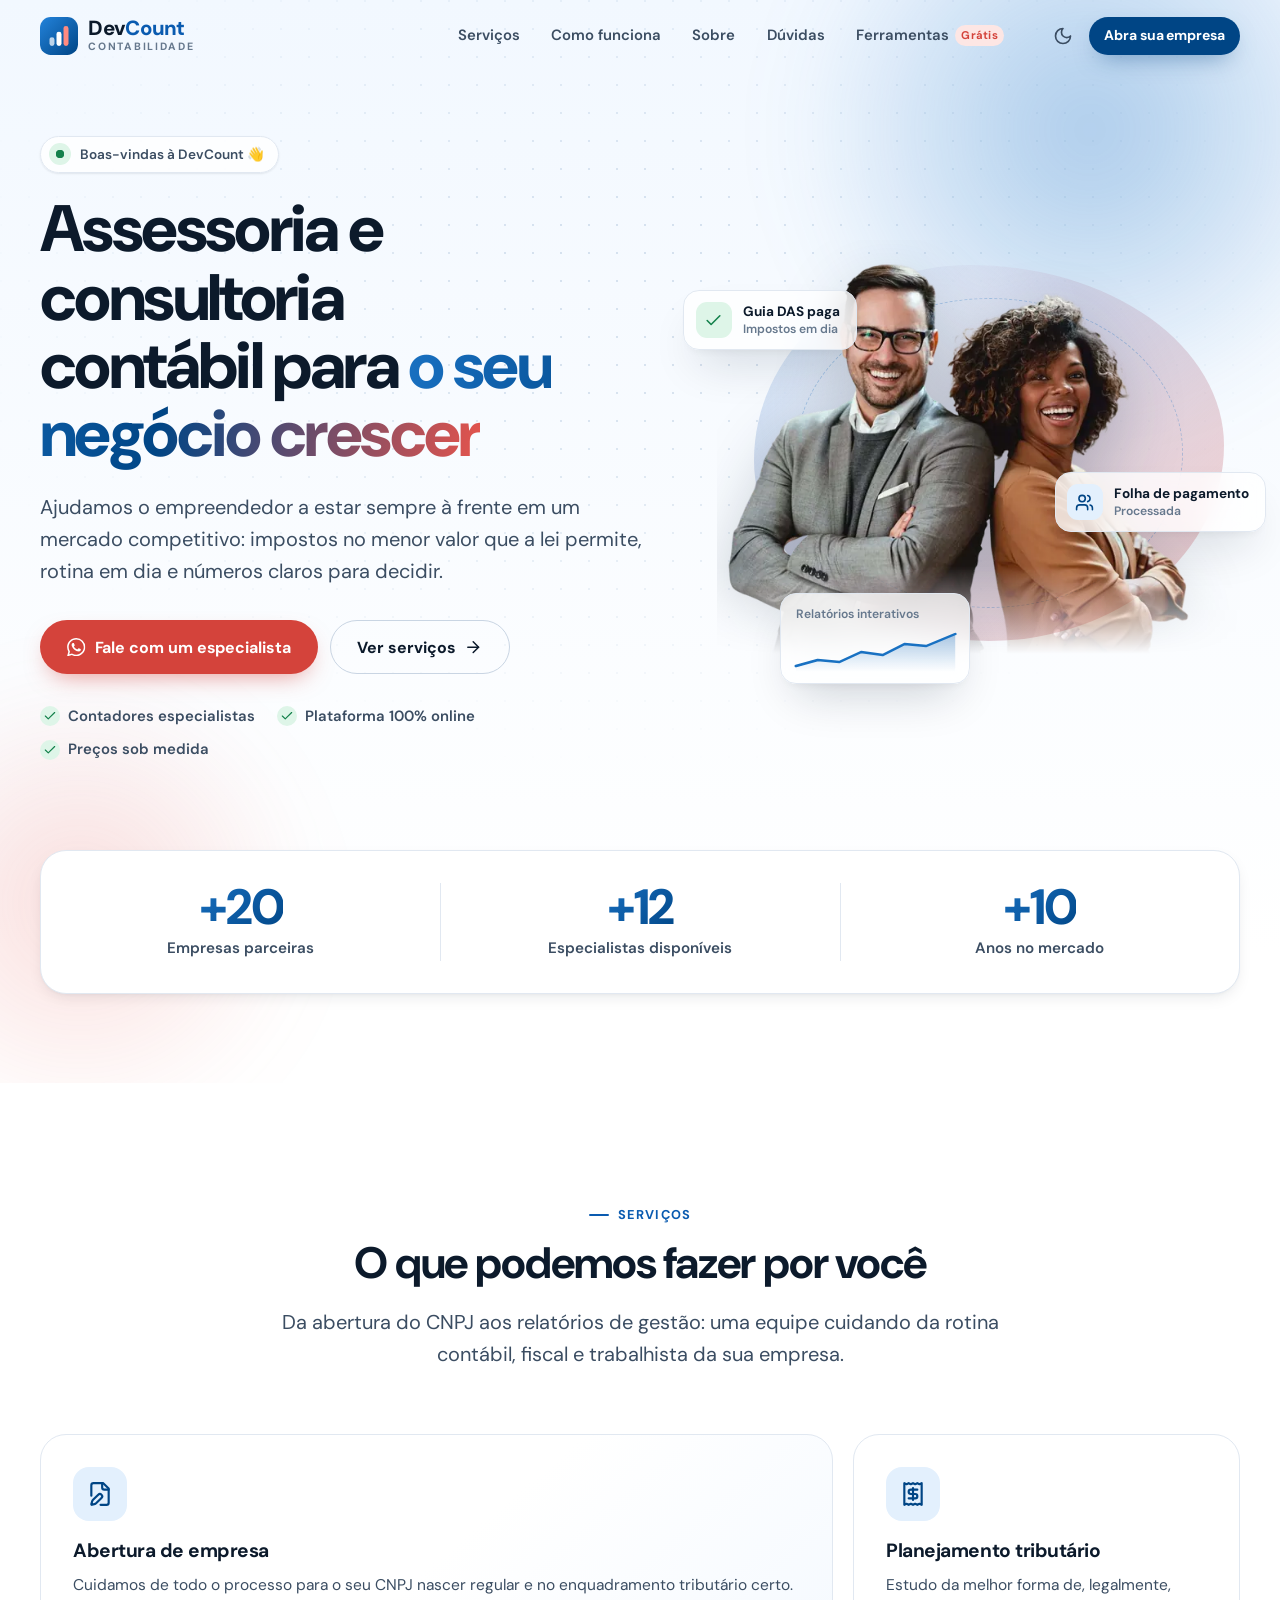
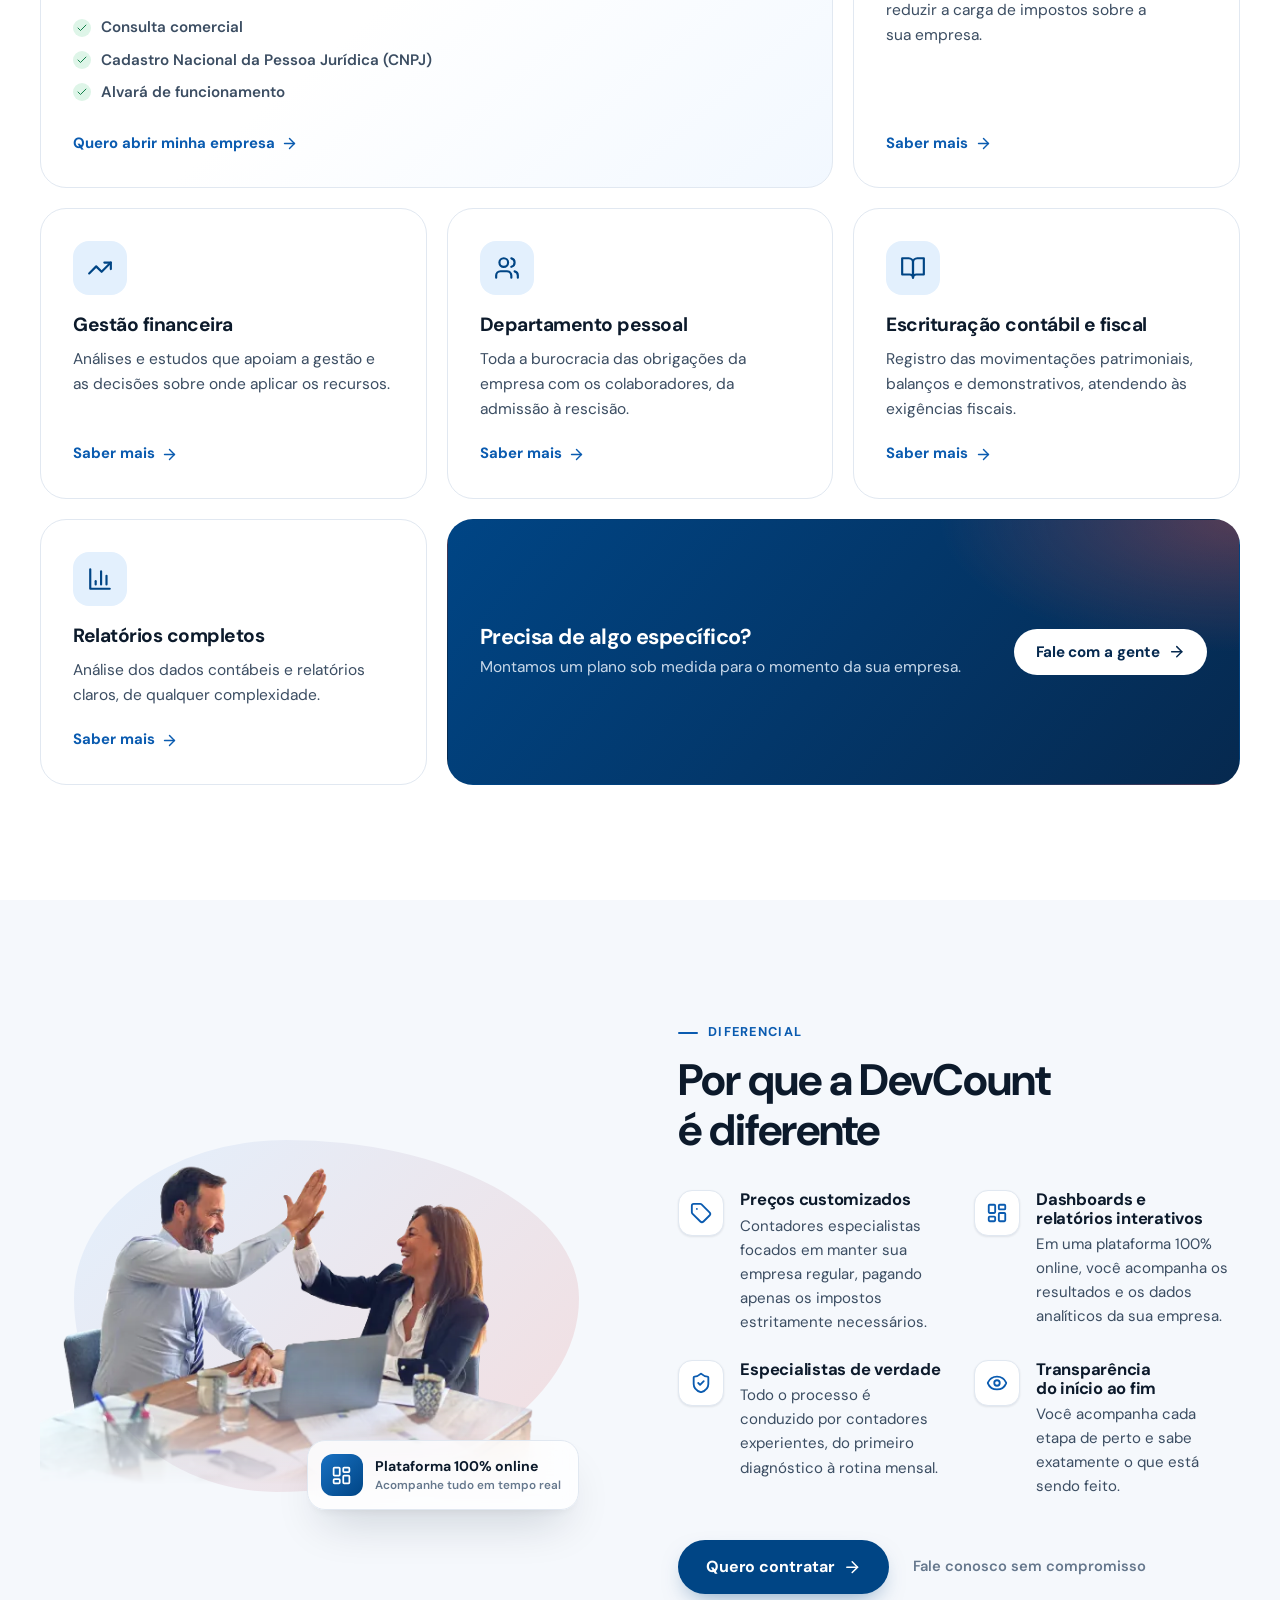
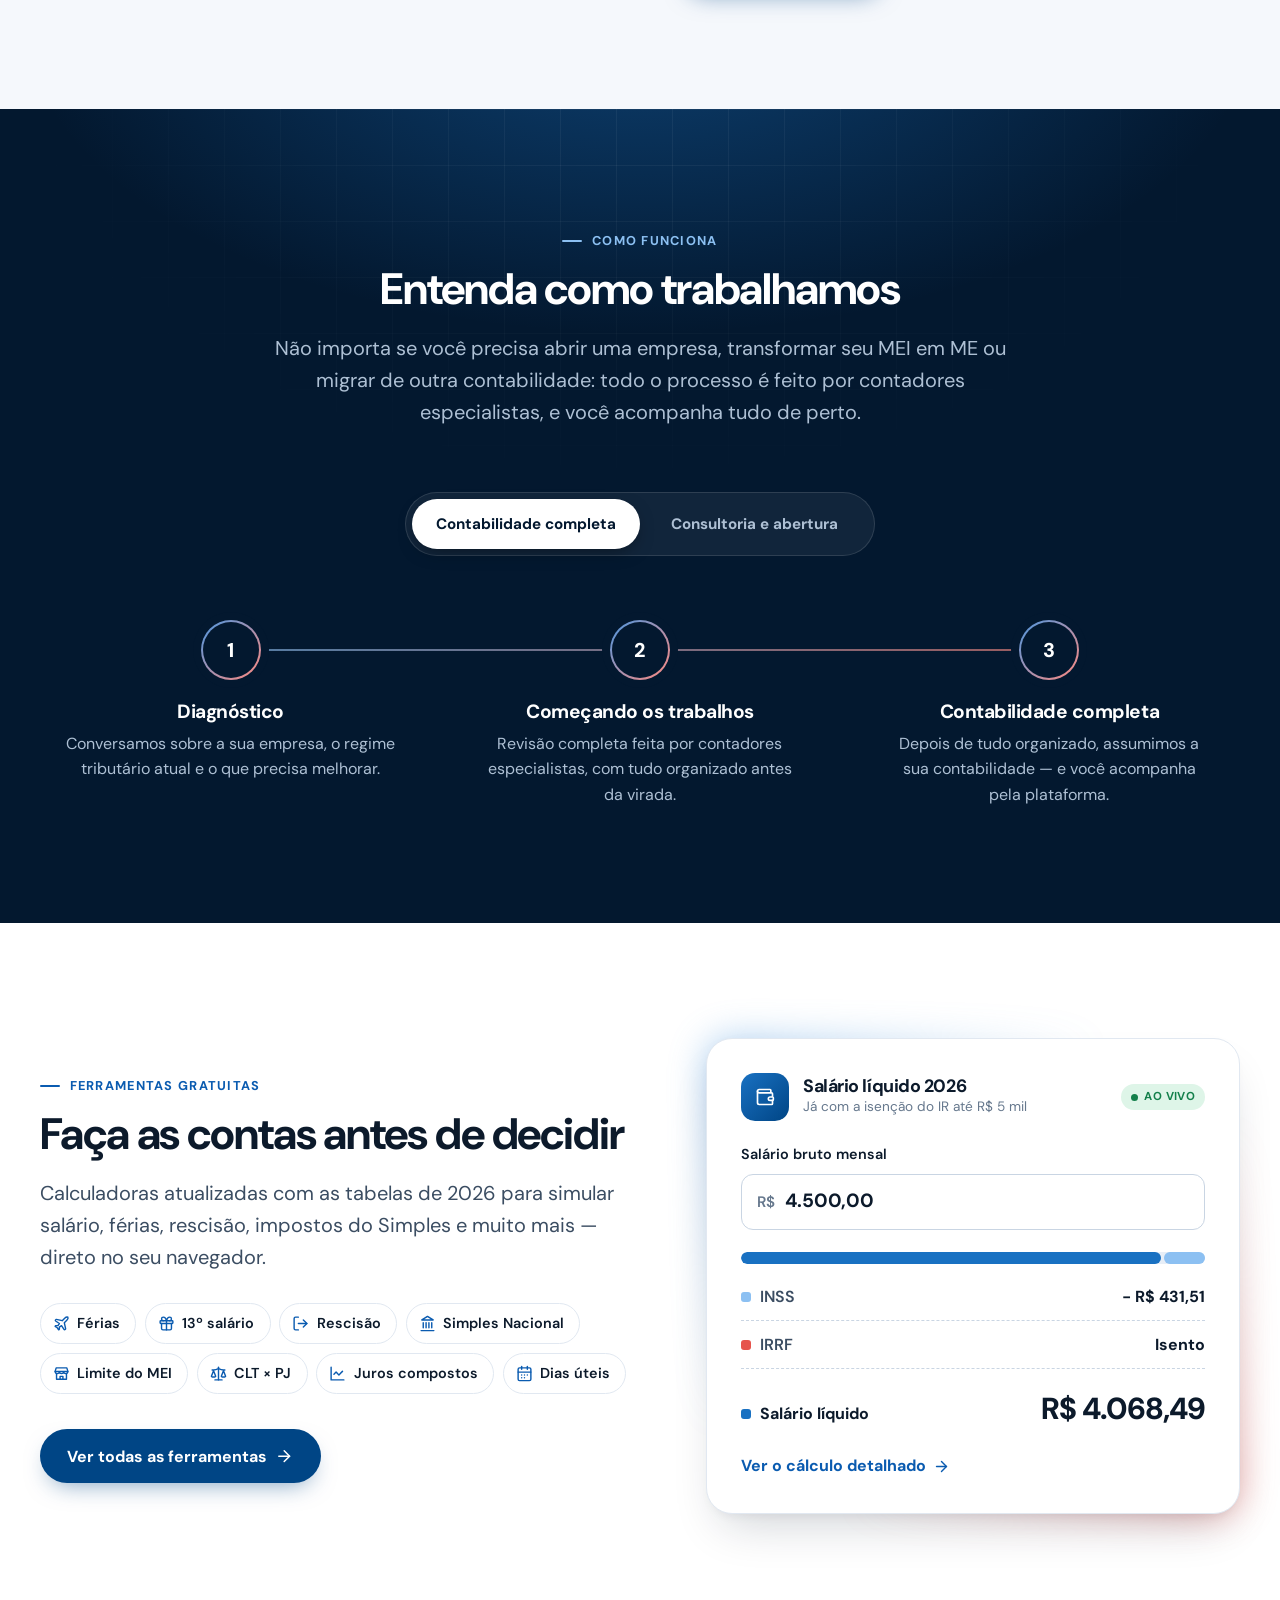
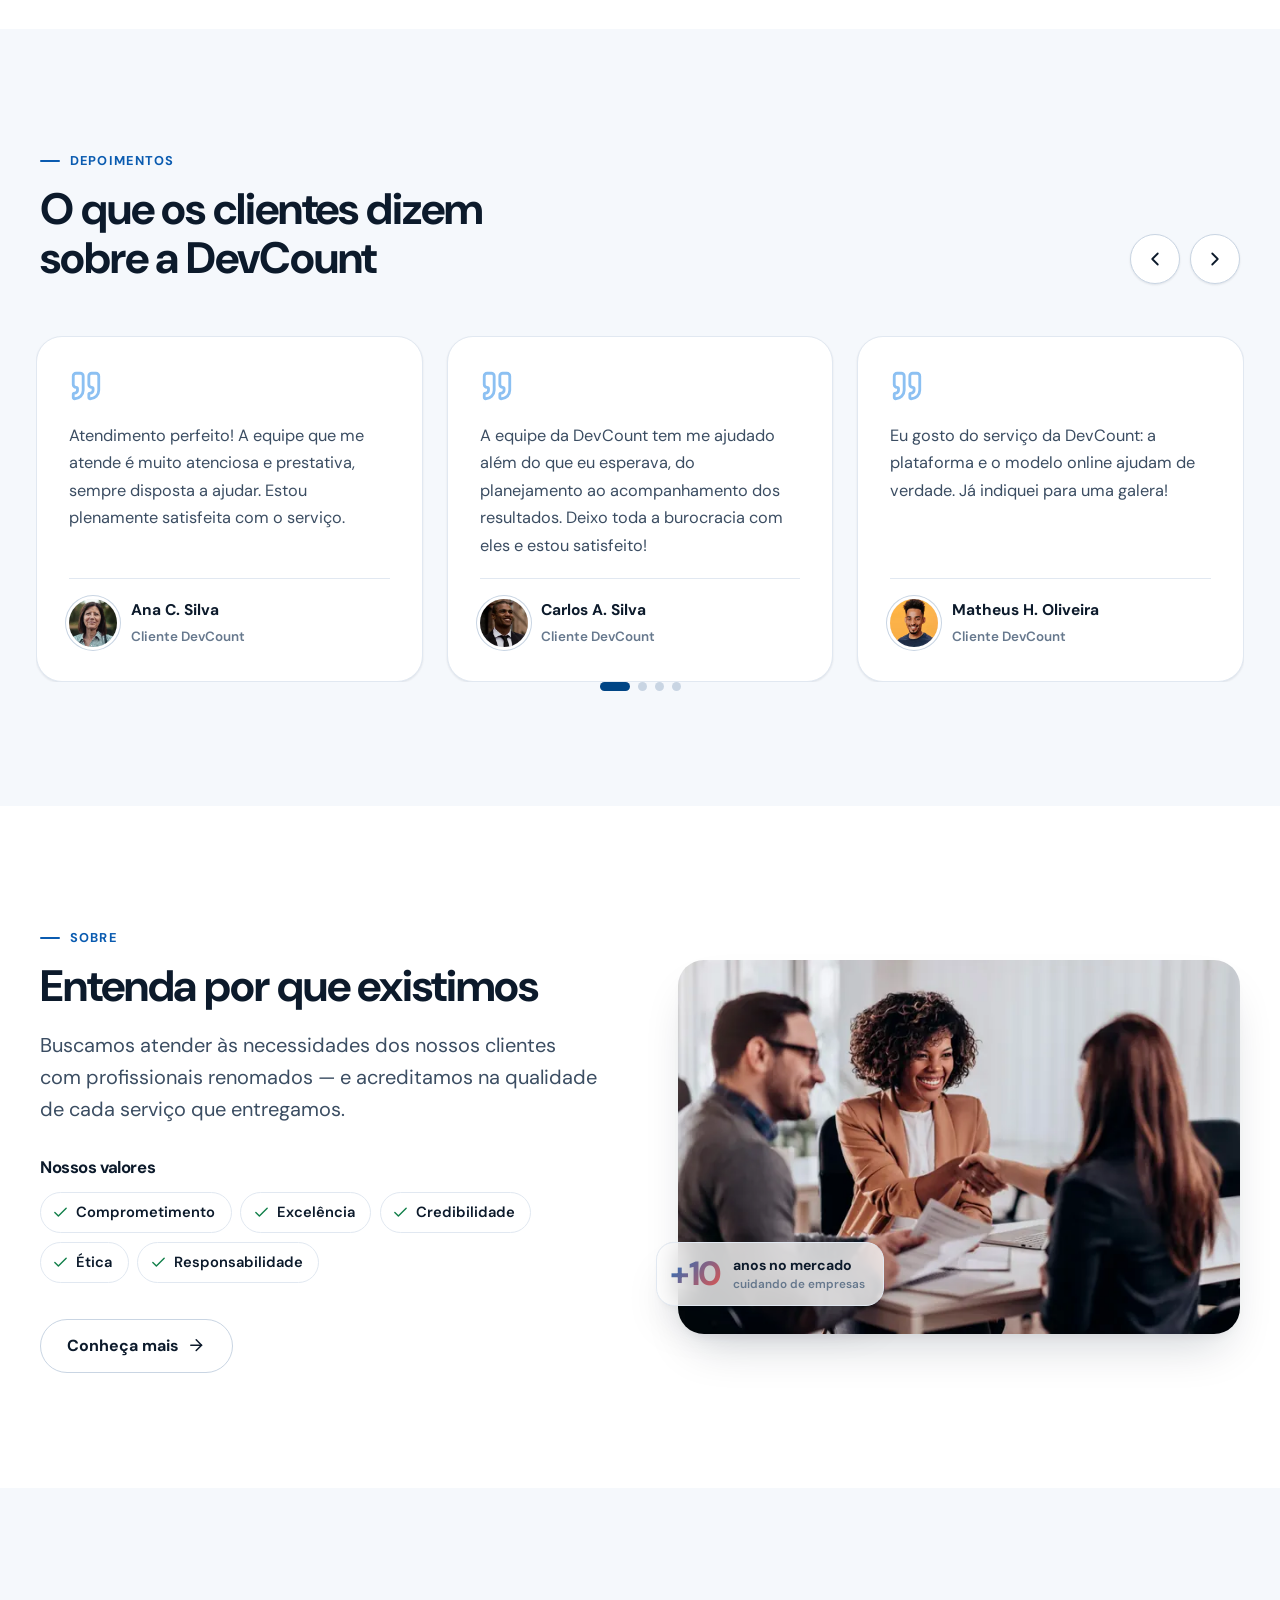
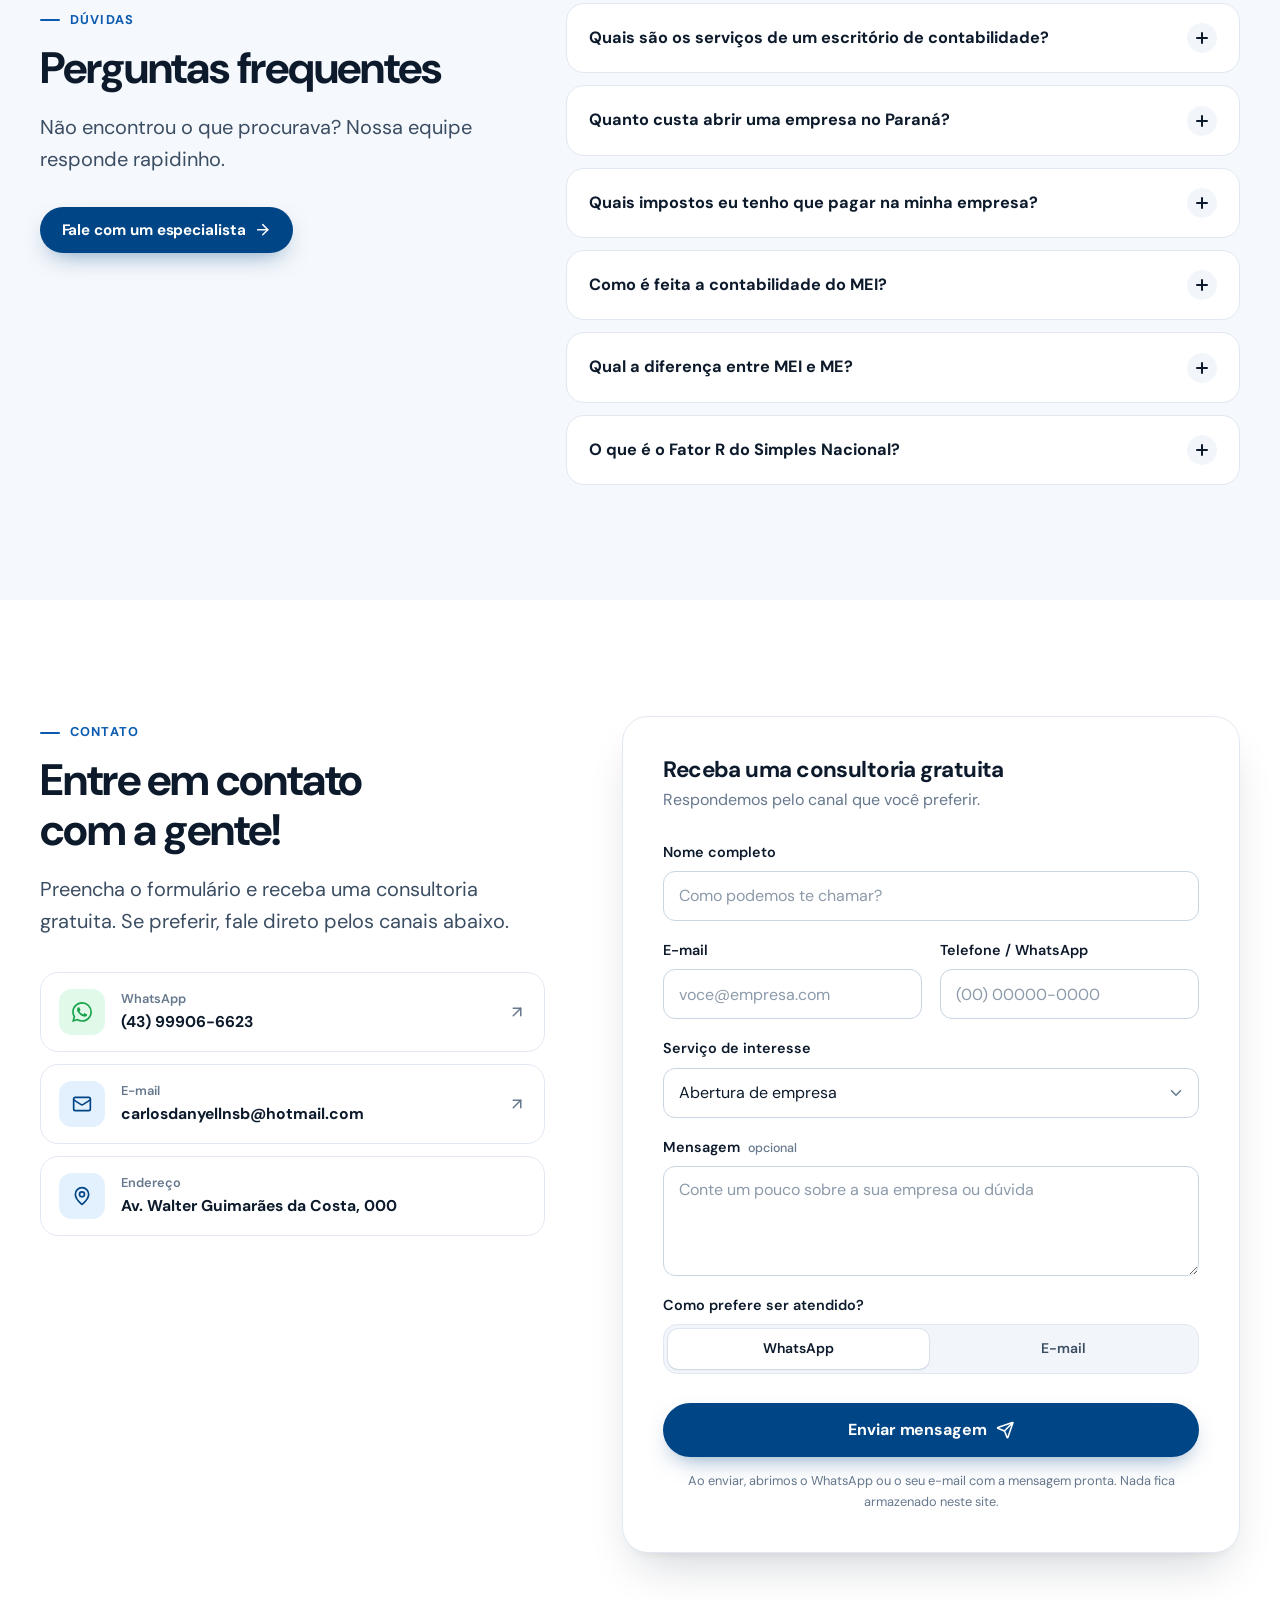
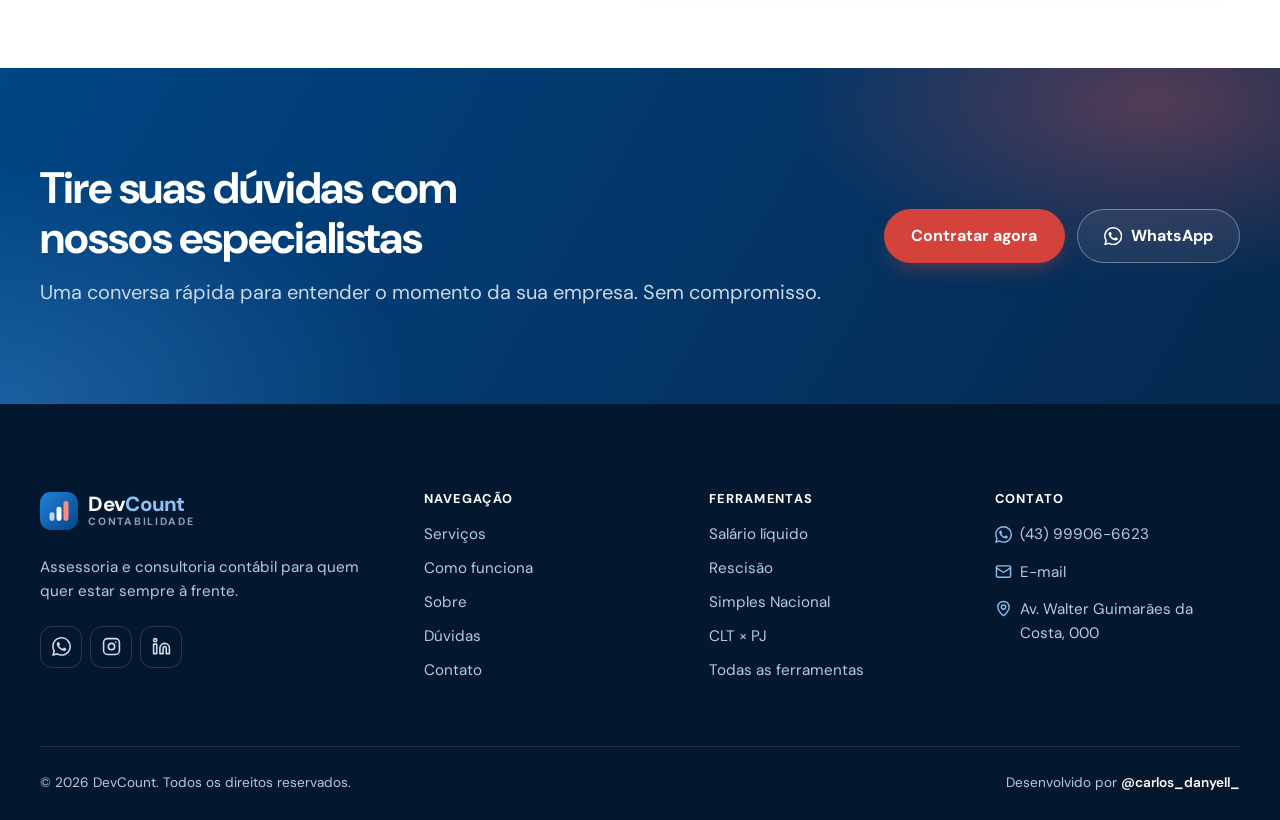
<file: index.html>
<!doctype html>
<html lang="pt-BR">
  <head>
    <meta charset="utf-8" />
    <meta name="viewport" content="width=device-width, initial-scale=1, viewport-fit=cover" />
    <title>DevCount Contabilidade — Assessoria e consultoria contábil para o seu negócio</title>
    <meta
      name="description"
      content="Contabilidade digital com contadores especialistas: abertura de empresa, planejamento tributário, departamento pessoal, escrituração e relatórios. Simule salário, férias, rescisão e impostos nas ferramentas gratuitas."
    />
    <meta name="theme-color" content="#ffffff" />
    <link rel="canonical" href="https://carlosdanyell.github.io/devcount/" />
    <meta property="og:type" content="website" />
    <meta property="og:locale" content="pt_BR" />
    <meta property="og:site_name" content="DevCount Contabilidade" />
    <meta property="og:title" content="DevCount — Assessoria e consultoria contábil" />
    <meta property="og:description" content="Contadores especialistas, plataforma 100% online e ferramentas gratuitas para simular salário, férias, rescisão e impostos." />
    <meta property="og:url" content="https://carlosdanyell.github.io/devcount/" />
    <meta property="og:image" content="https://carlosdanyell.github.io/devcount/assets/img/hero-1280.webp" />
    <meta name="twitter:card" content="summary_large_image" />

    <link rel="icon" href="assets/favicon.svg" type="image/svg+xml" />
    <link rel="icon" href="assets/favicon.ico" sizes="any" />
    <link rel="preconnect" href="https://fonts.googleapis.com" />
    <link rel="preconnect" href="https://fonts.gstatic.com" crossorigin />
    <link rel="stylesheet" href="https://fonts.googleapis.com/css2?family=DM+Sans:opsz,wght@9..40,400..800&display=swap" />
    <link rel="stylesheet" href="assets/css/base.css" />
    <link rel="stylesheet" href="assets/css/home.css" />

    <!-- Aplica o tema salvo antes da primeira pintura, para não piscar -->
    <script>
      (function () {
        var d = document.documentElement;
        d.classList.add('js');
        try {
          var t = localStorage.getItem('dc-theme');
          if (t === 'dark' || t === 'light') d.dataset.theme = t;
        } catch (e) {}
      })();
    </script>
    <script src="assets/js/site.js" defer></script>
    <script src="assets/js/tools/calc-br.js" defer></script>
    <script src="assets/js/home.js" defer></script>

    <script type="application/ld+json">
      {
        "@context": "https://schema.org",
        "@type": "AccountingService",
        "name": "DevCount Contabilidade",
        "url": "https://carlosdanyell.github.io/devcount/",
        "image": "https://carlosdanyell.github.io/devcount/assets/img/hero-1280.webp",
        "email": "carlosdanyellnsb@hotmail.com",
        "telephone": "+55 43 99906-6623",
        "areaServed": "BR",
        "sameAs": ["https://www.instagram.com/carlos_danyell_/", "https://www.linkedin.com/in/carlosdanyell"]
      }
    </script>
  </head>

  <body>
    <script src="assets/js/icons.js"></script>
    <a class="skip-link" href="#conteudo">Pular para o conteúdo</a>

    <header class="site-header" data-header>
      <div class="container header-inner">
        <a class="brand" href="./" aria-label="DevCount Contabilidade — início">
          <svg class="brand-mark" aria-hidden="true"><use href="#brand-mark" /></svg>
          <span class="brand-text" aria-hidden="true">
            <span class="brand-name">Dev<span>Count</span></span>
            <span class="brand-tag">Contabilidade</span>
          </span>
        </a>

        <nav class="nav" aria-label="Principal">
          <ul class="nav-list" role="list">
            <li><a href="#servicos">Serviços</a></li>
            <li><a href="#como-funciona">Como funciona</a></li>
            <li><a href="#sobre">Sobre</a></li>
            <li><a href="#duvidas">Dúvidas</a></li>
            <li><a href="ferramentas.html">Ferramentas <span class="badge badge-accent">Grátis</span></a></li>
          </ul>
        </nav>

        <div class="header-actions">
          <button class="icon-btn theme-toggle" type="button" data-theme-toggle aria-label="Alternar tema">
            <svg class="icon i-moon" aria-hidden="true"><use href="#i-moon" /></svg>
            <svg class="icon i-sun" aria-hidden="true"><use href="#i-sun" /></svg>
          </button>
          <a class="btn btn-primary btn-sm" href="#contato">Abra sua empresa</a>
          <button class="icon-btn menu-toggle" type="button" data-menu-toggle aria-expanded="false" aria-controls="menu-mobile" aria-label="Abrir menu">
            <span class="menu-lines" aria-hidden="true"><span></span><span></span><span></span></span>
          </button>
        </div>
      </div>
      <div class="scroll-progress" aria-hidden="true"></div>
    </header>

    <div class="mobile-menu" id="menu-mobile" hidden>
      <nav aria-label="Menu">
        <ul role="list">
          <li><a href="#servicos">Serviços <svg class="icon" aria-hidden="true"><use href="#i-arrow-right" /></svg></a></li>
          <li><a href="#como-funciona">Como funciona <svg class="icon" aria-hidden="true"><use href="#i-arrow-right" /></svg></a></li>
          <li><a href="#sobre">Sobre <svg class="icon" aria-hidden="true"><use href="#i-arrow-right" /></svg></a></li>
          <li><a href="#duvidas">Dúvidas <svg class="icon" aria-hidden="true"><use href="#i-arrow-right" /></svg></a></li>
          <li><a href="ferramentas.html">Ferramentas <svg class="icon" aria-hidden="true"><use href="#i-arrow-right" /></svg></a></li>
          <li><a href="#contato">Contato <svg class="icon" aria-hidden="true"><use href="#i-arrow-right" /></svg></a></li>
        </ul>
      </nav>
      <div class="mobile-menu-foot">
        <a class="btn btn-primary btn-lg btn-block" href="#contato">Abra sua empresa</a>
        <div class="socials">
          <a class="social" href="https://wa.me/5543999066623" target="_blank" rel="noopener" aria-label="WhatsApp"><svg class="icon" aria-hidden="true"><use href="#i-whatsapp" /></svg></a>
          <a class="social" href="https://www.instagram.com/carlos_danyell_/" target="_blank" rel="noopener" aria-label="Instagram"><svg class="icon" aria-hidden="true"><use href="#i-instagram" /></svg></a>
          <a class="social" href="https://www.linkedin.com/in/carlosdanyell" target="_blank" rel="noopener" aria-label="LinkedIn"><svg class="icon" aria-hidden="true"><use href="#i-linkedin" /></svg></a>
        </div>
      </div>
    </div>

    <main id="conteudo" tabindex="-1">
      <!-- ============ Hero ============ -->
      <section class="hero" id="inicio" aria-labelledby="hero-title">
        <div class="hero-bg" aria-hidden="true">
          <span class="hero-glow hero-glow-1"></span>
          <span class="hero-glow hero-glow-2"></span>
          <span class="hero-pattern"></span>
        </div>

        <div class="container hero-inner">
          <div class="hero-copy">
            <p class="pill enter" style="--i: 0"><span class="pill-dot" aria-hidden="true"></span>Boas-vindas à DevCount 👋</p>
            <h1 class="hero-title enter" id="hero-title" style="--i: 1">
              Assessoria e consultoria contábil para <span class="text-gradient">o seu negócio crescer</span>
            </h1>
            <p class="hero-lead enter" style="--i: 2">
              Ajudamos o empreendedor a estar sempre à frente em um mercado competitivo: impostos no menor valor que a lei permite, rotina em dia e números claros para decidir.
            </p>
            <div class="hero-ctas enter" style="--i: 3">
              <a class="btn btn-accent btn-lg btn-shine" href="https://wa.me/5543999066623?text=Ol%C3%A1!%20Quero%20falar%20com%20um%20especialista%20da%20DevCount." target="_blank" rel="noopener">
                <svg class="icon" aria-hidden="true"><use href="#i-whatsapp" /></svg>
                Fale com um especialista
              </a>
              <a class="btn btn-ghost btn-lg" href="#servicos">
                Ver serviços
                <svg class="icon icon-arrow" aria-hidden="true"><use href="#i-arrow-right" /></svg>
              </a>
            </div>
            <ul class="hero-points enter" role="list" style="--i: 4">
              <li><svg class="icon" aria-hidden="true"><use href="#i-check" /></svg>Contadores especialistas</li>
              <li><svg class="icon" aria-hidden="true"><use href="#i-check" /></svg>Plataforma 100% online</li>
              <li><svg class="icon" aria-hidden="true"><use href="#i-check" /></svg>Preços sob medida</li>
            </ul>
          </div>

          <div class="hero-visual enter" style="--i: 2" data-parallax>
            <div class="hero-photo">
              <img
                src="assets/img/hero-960.webp"
                srcset="assets/img/hero-640.webp 640w, assets/img/hero-960.webp 960w, assets/img/hero-1280.webp 1280w"
                sizes="(min-width: 1024px) 540px, 92vw"
                width="1280"
                height="1024"
                alt="Dois profissionais sorridentes, de braços cruzados, lado a lado"
                fetchpriority="high"
              />
            </div>
            <div class="float-card fc-a" style="--depth: 16" aria-hidden="true">
              <span class="fc-icon fc-green"><svg class="icon"><use href="#i-check" /></svg></span>
              <span class="fc-text"><strong>Guia DAS paga</strong><small>Impostos em dia</small></span>
            </div>
            <div class="float-card fc-b" style="--depth: -12" aria-hidden="true">
              <span class="fc-icon fc-blue"><svg class="icon"><use href="#i-users" /></svg></span>
              <span class="fc-text"><strong>Folha de pagamento</strong><small>Processada</small></span>
            </div>
            <div class="float-card fc-c" style="--depth: 9" aria-hidden="true">
              <span class="fc-label">Relatórios interativos</span>
              <svg class="sparkline" viewBox="0 0 132 44" preserveAspectRatio="none">
                <defs>
                  <linearGradient id="spark-fill" x1="0" x2="0" y1="0" y2="1">
                    <stop offset="0" stop-color="#1971c2" stop-opacity=".35" />
                    <stop offset="1" stop-color="#1971c2" stop-opacity="0" />
                  </linearGradient>
                </defs>
                <path class="spark-area" d="M0 38 L18 32 L36 34 L54 24 L72 27 L90 16 L108 18 L132 6 L132 44 L0 44 Z" fill="url(#spark-fill)" />
                <path class="spark-line" d="M0 38 L18 32 L36 34 L54 24 L72 27 L90 16 L108 18 L132 6" />
              </svg>
            </div>
          </div>
        </div>

        <div class="container">
          <dl class="stats" data-stats data-reveal>
            <div class="stat">
              <dt>Empresas parceiras</dt>
              <dd><span data-count="20">+20</span></dd>
            </div>
            <div class="stat">
              <dt>Especialistas disponíveis</dt>
              <dd><span data-count="12">+12</span></dd>
            </div>
            <div class="stat">
              <dt>Anos no mercado</dt>
              <dd><span data-count="10">+10</span></dd>
            </div>
          </dl>
        </div>
      </section>

      <!-- ============ Serviços ============ -->
      <section class="section" id="servicos" aria-labelledby="servicos-title">
        <div class="container">
          <header class="section-head center" data-reveal>
            <p class="eyebrow">Serviços</p>
            <h2 class="section-title" id="servicos-title">O que podemos fazer por você</h2>
            <p class="section-lead">Da abertura do CNPJ aos relatórios de gestão: uma equipe cuidando da rotina contábil, fiscal e trabalhista da sua empresa.</p>
          </header>

          <div class="bento" data-spotlight data-reveal-stagger>
            <article class="svc svc-featured" data-reveal>
              <span class="svc-icon"><svg class="icon" aria-hidden="true"><use href="#i-file-pen" /></svg></span>
              <h3>Abertura de empresa</h3>
              <p>Cuidamos de todo o processo para o seu CNPJ nascer regular e no enquadramento tributário certo.</p>
              <ul class="svc-list" role="list">
                <li><svg class="icon" aria-hidden="true"><use href="#i-check" /></svg>Consulta comercial</li>
                <li><svg class="icon" aria-hidden="true"><use href="#i-check" /></svg>Cadastro Nacional da Pessoa Jurídica (CNPJ)</li>
                <li><svg class="icon" aria-hidden="true"><use href="#i-check" /></svg>Alvará de funcionamento</li>
              </ul>
              <a class="svc-link" href="#contato" data-service="Abertura de empresa">
                Quero abrir minha empresa <svg class="icon icon-arrow" aria-hidden="true"><use href="#i-arrow-right" /></svg>
              </a>
            </article>

            <article class="svc" data-reveal>
              <span class="svc-icon"><svg class="icon" aria-hidden="true"><use href="#i-receipt" /></svg></span>
              <h3>Planejamento tributário</h3>
              <p>Estudo da melhor forma de, legalmente, reduzir a carga de impostos sobre a sua empresa.</p>
              <a class="svc-link" href="#contato" data-service="Planejamento tributário">Saber mais <svg class="icon icon-arrow" aria-hidden="true"><use href="#i-arrow-right" /></svg></a>
            </article>

            <article class="svc" data-reveal>
              <span class="svc-icon"><svg class="icon" aria-hidden="true"><use href="#i-trending-up" /></svg></span>
              <h3>Gestão financeira</h3>
              <p>Análises e estudos que apoiam a gestão e as decisões sobre onde aplicar os recursos.</p>
              <a class="svc-link" href="#contato" data-service="Gestão financeira">Saber mais <svg class="icon icon-arrow" aria-hidden="true"><use href="#i-arrow-right" /></svg></a>
            </article>

            <article class="svc" data-reveal>
              <span class="svc-icon"><svg class="icon" aria-hidden="true"><use href="#i-users" /></svg></span>
              <h3>Departamento pessoal</h3>
              <p>Toda a burocracia das obrigações da empresa com os colaboradores, da admissão à rescisão.</p>
              <a class="svc-link" href="#contato" data-service="Departamento pessoal">Saber mais <svg class="icon icon-arrow" aria-hidden="true"><use href="#i-arrow-right" /></svg></a>
            </article>

            <article class="svc" data-reveal>
              <span class="svc-icon"><svg class="icon" aria-hidden="true"><use href="#i-book-open" /></svg></span>
              <h3>Escrituração contábil e fiscal</h3>
              <p>Registro das movimentações patrimoniais, balanços e demonstrativos, atendendo às exigências fiscais.</p>
              <a class="svc-link" href="#contato" data-service="Escrituração contábil e fiscal">Saber mais <svg class="icon icon-arrow" aria-hidden="true"><use href="#i-arrow-right" /></svg></a>
            </article>

            <article class="svc" data-reveal>
              <span class="svc-icon"><svg class="icon" aria-hidden="true"><use href="#i-bar-chart" /></svg></span>
              <h3>Relatórios completos</h3>
              <p>Análise dos dados contábeis e relatórios claros, de qualquer complexidade.</p>
              <a class="svc-link" href="#contato" data-service="Relatórios gerenciais">Saber mais <svg class="icon icon-arrow" aria-hidden="true"><use href="#i-arrow-right" /></svg></a>
            </article>

            <article class="svc svc-cta" data-reveal>
              <div>
                <h3>Precisa de algo específico?</h3>
                <p>Montamos um plano sob medida para o momento da sua empresa.</p>
              </div>
              <a class="btn btn-light" href="#contato">
                Fale com a gente <svg class="icon icon-arrow" aria-hidden="true"><use href="#i-arrow-right" /></svg>
              </a>
            </article>
          </div>
        </div>
      </section>

      <!-- ============ Diferencial ============ -->
      <section class="section section-soft" id="diferencial" aria-labelledby="diferencial-title">
        <div class="container split">
          <div class="split-media" data-reveal="left">
            <span class="media-blob" aria-hidden="true"></span>
            <img class="cutout" src="assets/img/parceria-612.webp" width="612" height="408" loading="lazy" decoding="async" alt="Contador e cliente comemorando com um toca-aqui em uma mesa de trabalho" />
            <div class="media-badge">
              <span class="media-badge-icon"><svg class="icon" aria-hidden="true"><use href="#i-dashboard" /></svg></span>
              <span><strong>Plataforma 100% online</strong><small>Acompanhe tudo em tempo real</small></span>
            </div>
          </div>

          <div class="split-copy">
            <header data-reveal>
              <p class="eyebrow">Diferencial</p>
              <h2 class="section-title" id="diferencial-title">Por que a DevCount é diferente</h2>
            </header>
            <ul class="features" role="list" data-reveal-stagger>
              <li class="feature" data-reveal>
                <span class="feature-icon"><svg class="icon" aria-hidden="true"><use href="#i-tag" /></svg></span>
                <div>
                  <h3>Preços customizados</h3>
                  <p>Contadores especialistas focados em manter sua empresa regular, pagando apenas os impostos estritamente necessários.</p>
                </div>
              </li>
              <li class="feature" data-reveal>
                <span class="feature-icon"><svg class="icon" aria-hidden="true"><use href="#i-dashboard" /></svg></span>
                <div>
                  <h3>Dashboards e relatórios interativos</h3>
                  <p>Em uma plataforma 100% online, você acompanha os resultados e os dados analíticos da sua empresa.</p>
                </div>
              </li>
              <li class="feature" data-reveal>
                <span class="feature-icon"><svg class="icon" aria-hidden="true"><use href="#i-shield-check" /></svg></span>
                <div>
                  <h3>Especialistas de verdade</h3>
                  <p>Todo o processo é conduzido por contadores experientes, do primeiro diagnóstico à rotina mensal.</p>
                </div>
              </li>
              <li class="feature" data-reveal>
                <span class="feature-icon"><svg class="icon" aria-hidden="true"><use href="#i-eye" /></svg></span>
                <div>
                  <h3>Transparência do início ao fim</h3>
                  <p>Você acompanha cada etapa de perto e sabe exatamente o que está sendo feito.</p>
                </div>
              </li>
            </ul>
            <div class="cta-row" data-reveal>
              <a class="btn btn-primary btn-lg" href="#contato">Quero contratar <svg class="icon icon-arrow" aria-hidden="true"><use href="#i-arrow-right" /></svg></a>
              <span class="cta-note">Fale conosco sem compromisso</span>
            </div>
          </div>
        </div>
      </section>

      <!-- ============ Como funciona ============ -->
      <section class="section section-dark" id="como-funciona" aria-labelledby="como-title">
        <span class="dark-pattern" aria-hidden="true"></span>
        <div class="container">
          <header class="section-head center" data-reveal>
            <p class="eyebrow">Como funciona</p>
            <h2 class="section-title" id="como-title">Entenda como trabalhamos</h2>
            <p class="section-lead">
              Não importa se você precisa abrir uma empresa, transformar seu MEI em ME ou migrar de outra contabilidade: todo o processo é feito por contadores especialistas, e você acompanha
              tudo de perto.
            </p>
          </header>

          <div class="tabs" data-tabs data-reveal>
            <div class="tablist" role="tablist" aria-label="Tipo de serviço">
              <span class="tab-indicator" aria-hidden="true"></span>
              <button class="tab" type="button" role="tab" id="tab-completa" aria-controls="painel-completa" aria-selected="true">Contabilidade completa</button>
              <button class="tab" type="button" role="tab" id="tab-consultoria" aria-controls="painel-consultoria" aria-selected="false" tabindex="-1">
                Consultoria e abertura
              </button>
            </div>

            <div class="tabpanel is-active" role="tabpanel" id="painel-completa" aria-labelledby="tab-completa" tabindex="0">
              <ol class="steps" role="list">
                <li class="step">
                  <span class="step-num">1</span>
                  <h3>Diagnóstico</h3>
                  <p>Conversamos sobre a sua empresa, o regime tributário atual e o que precisa melhorar.</p>
                </li>
                <li class="step">
                  <span class="step-num">2</span>
                  <h3>Começando os trabalhos</h3>
                  <p>Revisão completa feita por contadores especialistas, com tudo organizado antes da virada.</p>
                </li>
                <li class="step">
                  <span class="step-num">3</span>
                  <h3>Contabilidade completa</h3>
                  <p>Depois de tudo organizado, assumimos a sua contabilidade — e você acompanha pela plataforma.</p>
                </li>
              </ol>
            </div>

            <div class="tabpanel" role="tabpanel" id="painel-consultoria" aria-labelledby="tab-consultoria" tabindex="0" hidden>
              <ol class="steps" role="list">
                <li class="step">
                  <span class="step-num">1</span>
                  <h3>Colhendo informações</h3>
                  <p>Consulta com nossos especialistas para entender as suas necessidades.</p>
                </li>
                <li class="step">
                  <span class="step-num">2</span>
                  <h3>Plano de ação</h3>
                  <p>Depois de nos conhecermos, apontamos os melhores caminhos para você decidir sempre com segurança.</p>
                </li>
                <li class="step">
                  <span class="step-num">3</span>
                  <h3>Abertura e registro</h3>
                  <p>Cuidamos da consulta comercial, do CNPJ e do alvará para a empresa começar regular.</p>
                </li>
              </ol>
            </div>
          </div>
        </div>
      </section>

      <!-- ============ Ferramentas ============ -->
      <section class="section" id="ferramentas" aria-labelledby="ferramentas-title">
        <div class="container teaser">
          <div class="teaser-copy" data-reveal>
            <p class="eyebrow">Ferramentas gratuitas</p>
            <h2 class="section-title" id="ferramentas-title">Faça as contas antes de decidir</h2>
            <p class="section-lead">Calculadoras atualizadas com as tabelas de 2026 para simular salário, férias, rescisão, impostos do Simples e muito mais — direto no seu navegador.</p>
            <ul class="tool-chips" role="list">
              <li><a href="ferramentas.html?f=ferias"><svg class="icon" aria-hidden="true"><use href="#i-plane" /></svg>Férias</a></li>
              <li><a href="ferramentas.html?f=decimo-terceiro"><svg class="icon" aria-hidden="true"><use href="#i-gift" /></svg>13º salário</a></li>
              <li><a href="ferramentas.html?f=rescisao"><svg class="icon" aria-hidden="true"><use href="#i-log-out" /></svg>Rescisão</a></li>
              <li><a href="ferramentas.html?f=simples-nacional"><svg class="icon" aria-hidden="true"><use href="#i-landmark" /></svg>Simples Nacional</a></li>
              <li><a href="ferramentas.html?f=mei"><svg class="icon" aria-hidden="true"><use href="#i-store" /></svg>Limite do MEI</a></li>
              <li><a href="ferramentas.html?f=clt-pj"><svg class="icon" aria-hidden="true"><use href="#i-scale" /></svg>CLT × PJ</a></li>
              <li><a href="ferramentas.html?f=juros-compostos"><svg class="icon" aria-hidden="true"><use href="#i-line-chart" /></svg>Juros compostos</a></li>
              <li><a href="ferramentas.html?f=dias-uteis"><svg class="icon" aria-hidden="true"><use href="#i-calendar" /></svg>Dias úteis</a></li>
            </ul>
            <a class="btn btn-primary btn-lg" href="ferramentas.html">
              Ver todas as ferramentas <svg class="icon icon-arrow" aria-hidden="true"><use href="#i-arrow-right" /></svg>
            </a>
          </div>

          <form class="mini-calc" data-mini-calc data-reveal="scale" onsubmit="return false">
            <div class="mini-head">
              <span class="mini-icon"><svg class="icon" aria-hidden="true"><use href="#i-wallet" /></svg></span>
              <div>
                <h3>Salário líquido 2026</h3>
                <p>Já com a isenção do IR até R$ 5 mil</p>
              </div>
              <span class="live-tag"><span class="live-dot" aria-hidden="true"></span>ao vivo</span>
            </div>

            <div class="field">
              <label class="field-label" for="mini-salario">Salário bruto mensal</label>
              <div class="input-wrap has-prefix">
                <span class="input-affix" aria-hidden="true">R$</span>
                <input class="input input-lg" id="mini-salario" inputmode="decimal" autocomplete="off" value="4.500,00" data-money />
              </div>
            </div>

            <div class="mini-bar" aria-hidden="true">
              <span class="seg-liquido" data-bar="liquido"></span>
              <span class="seg-inss" data-bar="inss"></span>
              <span class="seg-irrf" data-bar="irrf"></span>
            </div>

            <dl class="mini-rows" aria-live="polite">
              <div><dt><span class="dot dot-inss"></span>INSS</dt><dd data-out="inss">R$ 0,00</dd></div>
              <div><dt><span class="dot dot-irrf"></span>IRRF</dt><dd data-out="irrf">R$ 0,00</dd></div>
              <div class="mini-total"><dt><span class="dot dot-liquido"></span>Salário líquido</dt><dd data-out="liquido">R$ 0,00</dd></div>
            </dl>

            <a class="mini-link" href="ferramentas.html?f=salario-liquido" data-out-link>
              Ver o cálculo detalhado <svg class="icon icon-arrow" aria-hidden="true"><use href="#i-arrow-right" /></svg>
            </a>
          </form>
        </div>
      </section>

      <!-- ============ Depoimentos ============ -->
      <section class="section section-soft" id="depoimentos" aria-labelledby="depoimentos-title">
        <div class="container">
          <div class="head-row">
            <header class="section-head" data-reveal>
              <p class="eyebrow">Depoimentos</p>
              <h2 class="section-title" id="depoimentos-title">O que os clientes dizem sobre a DevCount</h2>
            </header>
            <div class="carousel-nav" data-reveal>
              <button class="round-btn" type="button" data-prev aria-label="Depoimento anterior"><svg class="icon" aria-hidden="true"><use href="#i-chevron-left" /></svg></button>
              <button class="round-btn" type="button" data-next aria-label="Próximo depoimento"><svg class="icon" aria-hidden="true"><use href="#i-chevron-right" /></svg></button>
            </div>
          </div>

          <div class="carousel" data-carousel data-reveal>
            <ul class="carousel-track" role="list" tabindex="0" aria-label="Depoimentos de clientes (use as setas para navegar)">
              <li class="quote-card">
                <figure>
                  <svg class="quote-icon" aria-hidden="true"><use href="#i-quote" /></svg>
                  <blockquote>
                    <p>Atendimento perfeito! A equipe que me atende é muito atenciosa e prestativa, sempre disposta a ajudar. Estou plenamente satisfeita com o serviço.</p>
                  </blockquote>
                  <figcaption>
                    <img src="assets/img/cliente-ana.webp" width="160" height="160" loading="lazy" alt="" />
                    <span><strong>Ana C. Silva</strong><small>Cliente DevCount</small></span>
                  </figcaption>
                </figure>
              </li>
              <li class="quote-card">
                <figure>
                  <svg class="quote-icon" aria-hidden="true"><use href="#i-quote" /></svg>
                  <blockquote>
                    <p>A equipe da DevCount tem me ajudado além do que eu esperava, do planejamento ao acompanhamento dos resultados. Deixo toda a burocracia com eles e estou satisfeito!</p>
                  </blockquote>
                  <figcaption>
                    <img src="assets/img/cliente-carlos.webp" width="160" height="160" loading="lazy" alt="" />
                    <span><strong>Carlos A. Silva</strong><small>Cliente DevCount</small></span>
                  </figcaption>
                </figure>
              </li>
              <li class="quote-card">
                <figure>
                  <svg class="quote-icon" aria-hidden="true"><use href="#i-quote" /></svg>
                  <blockquote>
                    <p>Eu gosto do serviço da DevCount: a plataforma e o modelo online ajudam de verdade. Já indiquei para uma galera!</p>
                  </blockquote>
                  <figcaption>
                    <img src="assets/img/cliente-matheus.webp" width="160" height="160" loading="lazy" alt="" />
                    <span><strong>Matheus H. Oliveira</strong><small>Cliente DevCount</small></span>
                  </figcaption>
                </figure>
              </li>
              <li class="quote-card">
                <figure>
                  <svg class="quote-icon" aria-hidden="true"><use href="#i-quote" /></svg>
                  <blockquote>
                    <p>Adorei o formato dos serviços, mudou minha maneira de pensar em contabilidade. Eu tinha certa insegurança com serviços online, mas o pessoal da DevCount me ajudou muito com isso.</p>
                  </blockquote>
                  <figcaption>
                    <img src="assets/img/cliente-patricia.webp" width="160" height="160" loading="lazy" alt="" />
                    <span><strong>Patricia G. Rocha</strong><small>Cliente DevCount</small></span>
                  </figcaption>
                </figure>
              </li>
            </ul>
            <div class="carousel-dots" data-dots></div>
          </div>
        </div>
      </section>

      <!-- ============ Sobre ============ -->
      <section class="section" id="sobre" aria-labelledby="sobre-title">
        <div class="container split split-reverse">
          <div class="split-copy" data-reveal>
            <p class="eyebrow">Sobre</p>
            <h2 class="section-title" id="sobre-title">Entenda por que existimos</h2>
            <p class="section-lead">Buscamos atender às necessidades dos nossos clientes com profissionais renomados — e acreditamos na qualidade de cada serviço que entregamos.</p>
            <h3 class="values-title">Nossos valores</h3>
            <ul class="values" role="list">
              <li><svg class="icon" aria-hidden="true"><use href="#i-check" /></svg>Comprometimento</li>
              <li><svg class="icon" aria-hidden="true"><use href="#i-check" /></svg>Excelência</li>
              <li><svg class="icon" aria-hidden="true"><use href="#i-check" /></svg>Credibilidade</li>
              <li><svg class="icon" aria-hidden="true"><use href="#i-check" /></svg>Ética</li>
              <li><svg class="icon" aria-hidden="true"><use href="#i-check" /></svg>Responsabilidade</li>
            </ul>
            <a class="btn btn-ghost btn-lg" href="#contato">Conheça mais <svg class="icon icon-arrow" aria-hidden="true"><use href="#i-arrow-right" /></svg></a>
          </div>

          <div class="split-media about-media" data-reveal="right">
            <img
              src="assets/img/equipe-960.webp"
              srcset="assets/img/equipe-640.webp 640w, assets/img/equipe-960.webp 960w, assets/img/equipe-1440.webp 1440w"
              sizes="(min-width: 1024px) 560px, 92vw"
              width="1440"
              height="960"
              loading="lazy"
              decoding="async"
              alt="Três pessoas conversando e sorrindo em uma reunião; duas delas apertam as mãos"
            />
            <div class="media-badge media-badge-alt">
              <strong class="big-num">+10</strong>
              <span><strong>anos no mercado</strong><small>cuidando de empresas</small></span>
            </div>
          </div>
        </div>
      </section>

      <!-- ============ Dúvidas ============ -->
      <section class="section section-soft" id="duvidas" aria-labelledby="duvidas-title">
        <div class="container faq">
          <header class="faq-aside" data-reveal>
            <p class="eyebrow">Dúvidas</p>
            <h2 class="section-title" id="duvidas-title">Perguntas frequentes</h2>
            <p class="section-lead">Não encontrou o que procurava? Nossa equipe responde rapidinho.</p>
            <a class="btn btn-primary" href="#contato">Fale com um especialista <svg class="icon icon-arrow" aria-hidden="true"><use href="#i-arrow-right" /></svg></a>
          </header>

          <div class="faq-list" data-reveal-stagger>
            <details class="faq-item" data-reveal>
              <summary>Quais são os serviços de um escritório de contabilidade?<span class="faq-icon" aria-hidden="true"></span></summary>
              <div class="faq-body">
                <p>Há serviços básicos, mensais ou anuais, que mantêm um CNPJ em dia e devem estar incluídos nos honorários do escritório:</p>
                <ul>
                  <li>Obrigações legais com a Receita Federal e a prefeitura;</li>
                  <li>Cálculo dos impostos e emissão das guias;</li>
                  <li>Pró-labore dos sócios;</li>
                  <li>Obrigações acessórias, como DCTFWeb, EFD-Reinf e SPED;</li>
                  <li>Declarações anuais da empresa (ECF ou DEFIS, conforme o regime);</li>
                  <li>Relatórios contábeis: DRE, balanço patrimonial, balancete, livro diário etc.</li>
                </ul>
              </div>
            </details>
            <details class="faq-item" data-reveal>
              <summary>Quanto custa abrir uma empresa no Paraná?<span class="faq-icon" aria-hidden="true"></span></summary>
              <div class="faq-body">
                <p>Em média, no Brasil, é possível abrir um CNPJ com algo em torno de R$ 1,5 mil.</p>
                <p>
                  Os valores mudam de cidade para cidade e também conforme a natureza jurídica, o regime tributário e o ramo de atividade. Por isso, o ideal é fazer um levantamento específico
                  para o seu negócio.
                </p>
              </div>
            </details>
            <details class="faq-item" data-reveal>
              <summary>Quais impostos eu tenho que pagar na minha empresa?<span class="faq-icon" aria-hidden="true"></span></summary>
              <div class="faq-body">
                <p>
                  Depende do regime tributário, da atividade e, em alguns casos, do faturamento. No Simples Nacional, a maior parte dos tributos — inclusive o ISS sobre serviços, com
                  alíquota de 2% a 5% — é paga em uma guia única, o DAS.
                </p>
                <p><a class="inline-link" href="ferramentas.html?f=simples-nacional">Simule o DAS do Simples Nacional →</a></p>
              </div>
            </details>
            <details class="faq-item" data-reveal>
              <summary>Como é feita a contabilidade do MEI?<span class="faq-icon" aria-hidden="true"></span></summary>
              <div class="faq-body">
                <p>
                  O MEI tem obrigações simples, que podem ser cumpridas 100% online pelo Portal do Empreendedor: pagar o DAS mensal até o dia 20, preencher o Relatório Mensal das Receitas
                  Brutas até o dia 20 do mês seguinte e entregar a declaração anual (DASN-SIMEI) até 31 de maio.
                </p>
                <p>Também é preciso acompanhar o limite de faturamento de R$ 81 mil por ano. <a class="inline-link" href="ferramentas.html?f=mei">Acompanhe o seu limite →</a></p>
              </div>
            </details>
            <details class="faq-item" data-reveal>
              <summary>Qual a diferença entre MEI e ME?<span class="faq-icon" aria-hidden="true"></span></summary>
              <div class="faq-body">
                <p>
                  O MEI é um regime simplificado para quem fatura até R$ 81 mil por ano, com no máximo um empregado e sem sócios. A microempresa (ME) pode faturar até R$ 360 mil por ano, ter
                  sócios e mais funcionários — e costuma ser o próximo passo quando o MEI fica pequeno.
                </p>
              </div>
            </details>
            <details class="faq-item" data-reveal>
              <summary>O que é o Fator R do Simples Nacional?<span class="faq-icon" aria-hidden="true"></span></summary>
              <div class="faq-body">
                <p>
                  É a relação entre a folha de salários (incluindo o pró-labore) e o faturamento dos últimos 12 meses. Para várias atividades de serviço, quando ela chega a 28% ou mais, a
                  empresa é tributada pelo Anexo III, com alíquotas menores, em vez do Anexo V.
                </p>
                <p><a class="inline-link" href="ferramentas.html?f=simples-nacional">Calcule o seu Fator R →</a></p>
              </div>
            </details>
          </div>
        </div>
      </section>

      <!-- ============ Contato ============ -->
      <section class="section" id="contato" aria-labelledby="contato-title">
        <div class="container contact">
          <div class="contact-info" data-reveal>
            <p class="eyebrow">Contato</p>
            <h2 class="section-title" id="contato-title">Entre em contato com a gente!</h2>
            <p class="section-lead">Preencha o formulário e receba uma consultoria gratuita. Se preferir, fale direto pelos canais abaixo.</p>
            <ul class="contact-cards" role="list">
              <li>
                <a class="contact-card" href="https://wa.me/5543999066623" target="_blank" rel="noopener">
                  <span class="cc-icon cc-whatsapp"><svg class="icon" aria-hidden="true"><use href="#i-whatsapp" /></svg></span>
                  <span class="cc-text"><small>WhatsApp</small><strong>(43) 99906-6623</strong></span>
                  <svg class="icon cc-arrow" aria-hidden="true"><use href="#i-arrow-up-right" /></svg>
                </a>
              </li>
              <li>
                <a class="contact-card" href="mailto:carlosdanyellnsb@hotmail.com">
                  <span class="cc-icon"><svg class="icon" aria-hidden="true"><use href="#i-mail" /></svg></span>
                  <span class="cc-text"><small>E-mail</small><strong>carlosdanyellnsb@hotmail.com</strong></span>
                  <svg class="icon cc-arrow" aria-hidden="true"><use href="#i-arrow-up-right" /></svg>
                </a>
              </li>
              <li>
                <div class="contact-card">
                  <span class="cc-icon"><svg class="icon" aria-hidden="true"><use href="#i-map-pin" /></svg></span>
                  <span class="cc-text"><small>Endereço</small><strong>Av. Walter Guimarães da Costa, 000</strong></span>
                </div>
              </li>
            </ul>
          </div>

          <form class="contact-form" data-contact-form novalidate data-reveal="scale">
            <div class="form-intro">
              <h3>Receba uma consultoria gratuita</h3>
              <p>Respondemos pelo canal que você preferir.</p>
            </div>

            <div class="form-grid">
              <div class="field field-full">
                <label class="field-label" for="c-nome">Nome completo</label>
                <input class="input" id="c-nome" name="nome" autocomplete="name" required placeholder="Como podemos te chamar?" aria-describedby="c-nome-err" />
                <p class="field-error" id="c-nome-err" hidden></p>
              </div>
              <div class="field">
                <label class="field-label" for="c-email">E-mail</label>
                <input class="input" id="c-email" name="email" type="email" autocomplete="email" required placeholder="voce@empresa.com" aria-describedby="c-email-err" />
                <p class="field-error" id="c-email-err" hidden></p>
              </div>
              <div class="field">
                <label class="field-label" for="c-tel">Telefone / WhatsApp</label>
                <input class="input" id="c-tel" name="telefone" type="tel" inputmode="tel" autocomplete="tel-national" required placeholder="(00) 00000-0000" data-phone aria-describedby="c-tel-err" />
                <p class="field-error" id="c-tel-err" hidden></p>
              </div>
              <div class="field field-full">
                <label class="field-label" for="c-servico">Serviço de interesse</label>
                <div class="select-wrap">
                  <select class="input" id="c-servico" name="servico">
                    <option>Abertura de empresa</option>
                    <option>Planejamento tributário</option>
                    <option>Gestão financeira</option>
                    <option>Departamento pessoal</option>
                    <option>Escrituração contábil e fiscal</option>
                    <option>Relatórios gerenciais</option>
                    <option>Trocar de contabilidade</option>
                    <option>Outro assunto</option>
                  </select>
                  <svg class="icon select-chevron" aria-hidden="true"><use href="#i-chevron-down" /></svg>
                </div>
              </div>
              <div class="field field-full">
                <label class="field-label" for="c-msg">Mensagem <span class="field-opt">opcional</span></label>
                <textarea class="input" id="c-msg" name="mensagem" rows="3" placeholder="Conte um pouco sobre a sua empresa ou dúvida"></textarea>
              </div>
              <fieldset class="field field-full">
                <legend class="field-label">Como prefere ser atendido?</legend>
                <div class="segmented">
                  <label class="seg"><input type="radio" name="canal" value="whatsapp" checked /><span>WhatsApp</span></label>
                  <label class="seg"><input type="radio" name="canal" value="email" /><span>E-mail</span></label>
                </div>
              </fieldset>
            </div>

            <button class="btn btn-primary btn-lg btn-block btn-shine" type="submit">
              Enviar mensagem <svg class="icon icon-arrow" aria-hidden="true"><use href="#i-send" /></svg>
            </button>
            <p class="form-legal">Ao enviar, abrimos o WhatsApp ou o seu e-mail com a mensagem pronta. Nada fica armazenado neste site.</p>

            <div class="form-success" data-form-success hidden role="status" tabindex="-1">
              <span class="success-icon"><svg class="icon" aria-hidden="true"><use href="#i-check" /></svg></span>
              <h3>Mensagem pronta!</h3>
              <p data-success-text>Abrimos o WhatsApp com a sua mensagem. É só tocar em enviar.</p>
              <button class="link-btn" type="button" data-form-reset>Enviar outra mensagem</button>
            </div>
          </form>
        </div>
      </section>

      <!-- ============ Chamada final ============ -->
      <section class="cta-band" aria-labelledby="cta-title">
        <div class="container cta-inner" data-reveal>
          <div>
            <h2 id="cta-title">Tire suas dúvidas com nossos especialistas</h2>
            <p>Uma conversa rápida para entender o momento da sua empresa. Sem compromisso.</p>
          </div>
          <div class="cta-actions">
            <a class="btn btn-accent btn-lg btn-shine" href="#contato">Contratar agora</a>
            <a class="btn btn-outline-light btn-lg" href="https://wa.me/5543999066623" target="_blank" rel="noopener">
              <svg class="icon" aria-hidden="true"><use href="#i-whatsapp" /></svg>WhatsApp
            </a>
          </div>
        </div>
      </section>
    </main>

    <footer class="site-footer">
      <div class="container footer-grid">
        <div class="footer-brand">
          <a class="brand" href="./" aria-label="DevCount Contabilidade — início">
            <svg class="brand-mark" aria-hidden="true"><use href="#brand-mark" /></svg>
            <span class="brand-text" aria-hidden="true"><span class="brand-name">Dev<span>Count</span></span><span class="brand-tag">Contabilidade</span></span>
          </a>
          <p>Assessoria e consultoria contábil para quem quer estar sempre à frente.</p>
          <div class="socials">
            <a class="social" href="https://wa.me/5543999066623" target="_blank" rel="noopener" aria-label="WhatsApp"><svg class="icon" aria-hidden="true"><use href="#i-whatsapp" /></svg></a>
            <a class="social" href="https://www.instagram.com/carlos_danyell_/" target="_blank" rel="noopener" aria-label="Instagram"><svg class="icon" aria-hidden="true"><use href="#i-instagram" /></svg></a>
            <a class="social" href="https://www.linkedin.com/in/carlosdanyell" target="_blank" rel="noopener" aria-label="LinkedIn"><svg class="icon" aria-hidden="true"><use href="#i-linkedin" /></svg></a>
          </div>
        </div>
        <nav aria-label="Navegação do rodapé">
          <h3>Navegação</h3>
          <ul class="footer-links" role="list">
            <li><a href="#servicos">Serviços</a></li>
            <li><a href="#como-funciona">Como funciona</a></li>
            <li><a href="#sobre">Sobre</a></li>
            <li><a href="#duvidas">Dúvidas</a></li>
            <li><a href="#contato">Contato</a></li>
          </ul>
        </nav>
        <nav aria-label="Ferramentas">
          <h3>Ferramentas</h3>
          <ul class="footer-links" role="list">
            <li><a href="ferramentas.html?f=salario-liquido">Salário líquido</a></li>
            <li><a href="ferramentas.html?f=rescisao">Rescisão</a></li>
            <li><a href="ferramentas.html?f=simples-nacional">Simples Nacional</a></li>
            <li><a href="ferramentas.html?f=clt-pj">CLT × PJ</a></li>
            <li><a href="ferramentas.html">Todas as ferramentas</a></li>
          </ul>
        </nav>
        <div>
          <h3>Contato</h3>
          <ul class="footer-links" role="list">
            <li><a href="https://wa.me/5543999066623" target="_blank" rel="noopener"><svg class="icon" aria-hidden="true"><use href="#i-whatsapp" /></svg>(43) 99906-6623</a></li>
            <li><a href="mailto:carlosdanyellnsb@hotmail.com"><svg class="icon" aria-hidden="true"><use href="#i-mail" /></svg>E-mail</a></li>
            <li><span class="footer-address"><svg class="icon" aria-hidden="true"><use href="#i-map-pin" /></svg>Av. Walter Guimarães da Costa, 000</span></li>
          </ul>
        </div>
      </div>
      <div class="container footer-bottom">
        <p>© <span data-year>2026</span> DevCount. Todos os direitos reservados.</p>
        <p>Desenvolvido por <a href="https://www.instagram.com/carlos_danyell_/" target="_blank" rel="noopener">@carlos_danyell_</a></p>
      </div>
    </footer>

    <a class="to-top" href="#conteudo" data-to-top aria-label="Voltar ao topo">
      <svg class="ring" viewBox="0 0 50 50" aria-hidden="true"><circle class="ring-track" cx="25" cy="25" r="23" /><circle class="ring-bar" cx="25" cy="25" r="23" /></svg>
      <svg class="icon" aria-hidden="true"><use href="#i-arrow-up" /></svg>
    </a>
    <div class="toast-region" data-toasts aria-live="polite"></div>

    <!-- VLibras: tradução do conteúdo para Libras (governo federal) -->
    <div vw class="enabled">
      <div vw-access-button class="active"></div>
      <div vw-plugin-wrapper><div class="vw-plugin-top-wrapper"></div></div>
    </div>
    <script src="https://vlibras.gov.br/app/vlibras-plugin.js" defer></script>
    <script>
      window.addEventListener('load', function () {
        if (window.VLibras) new window.VLibras.Widget('https://vlibras.gov.br/app');
      });
    </script>
  </body>
</html>
</file>
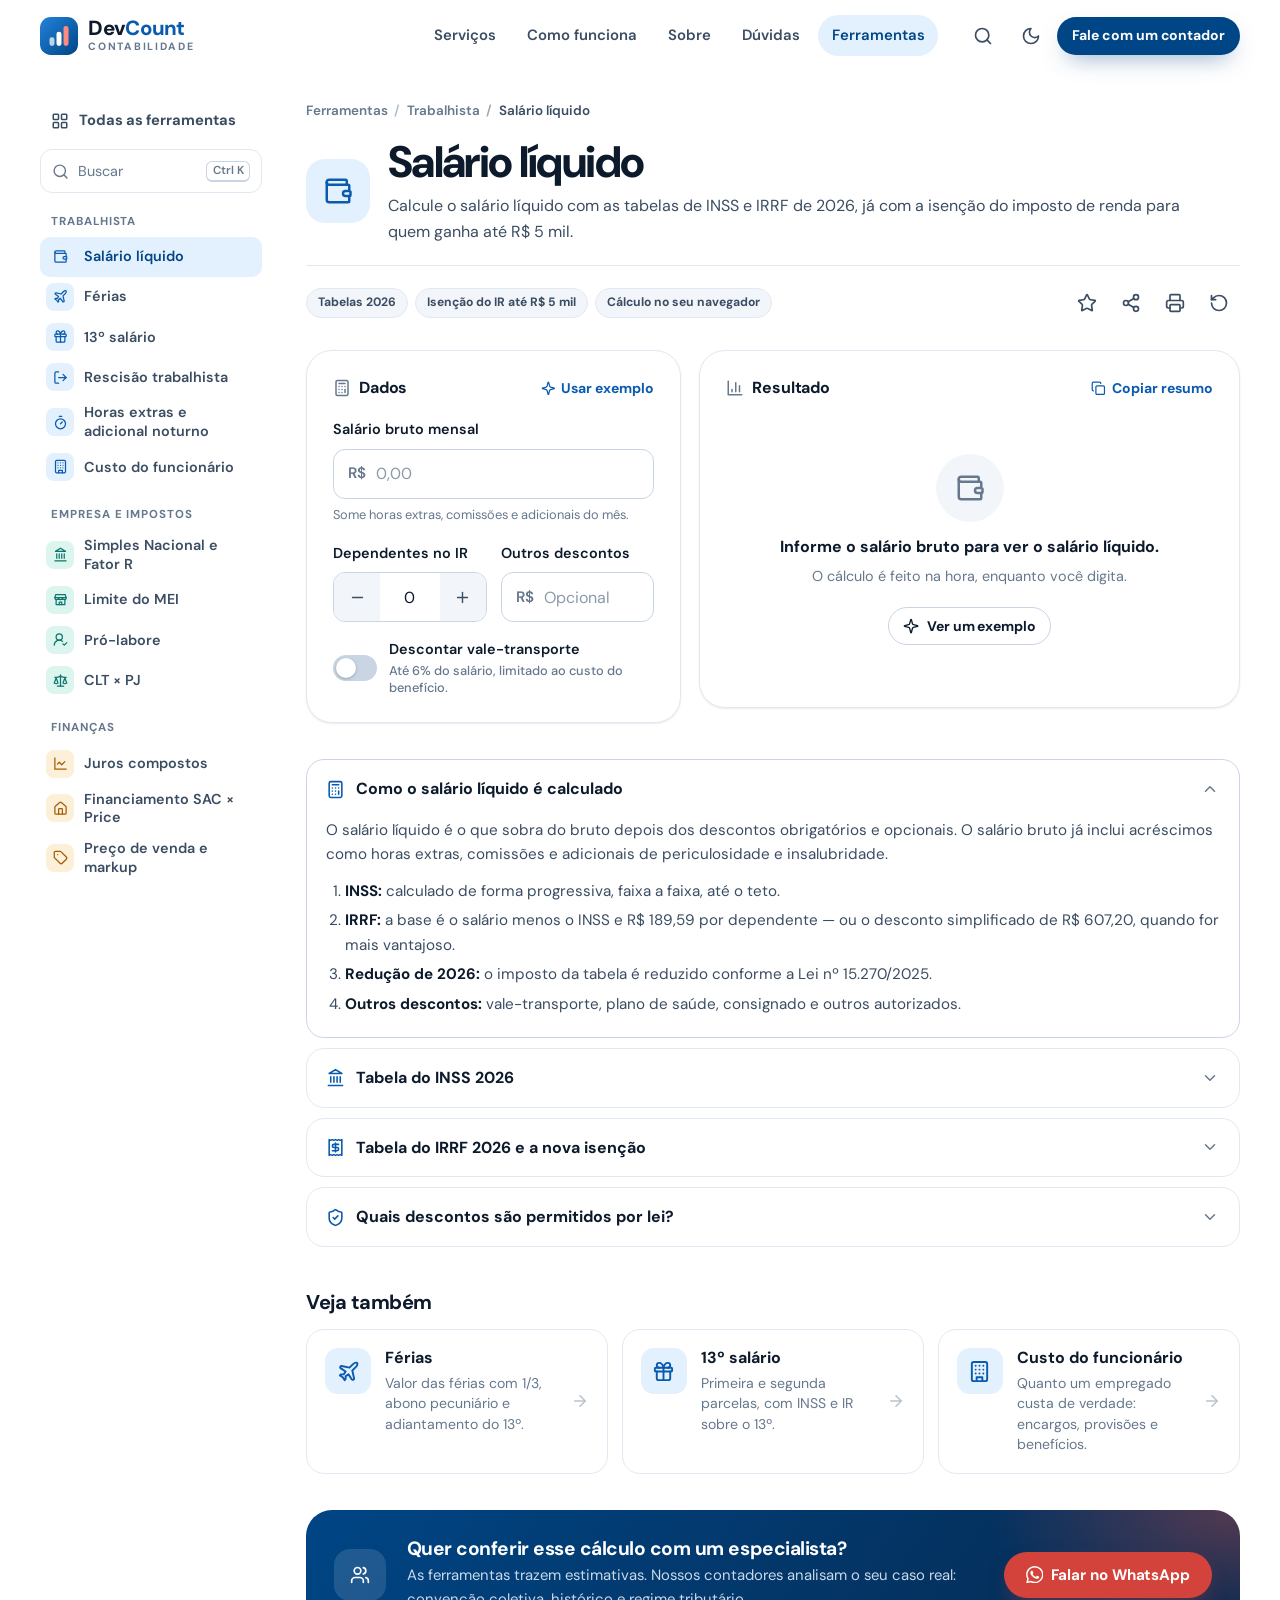
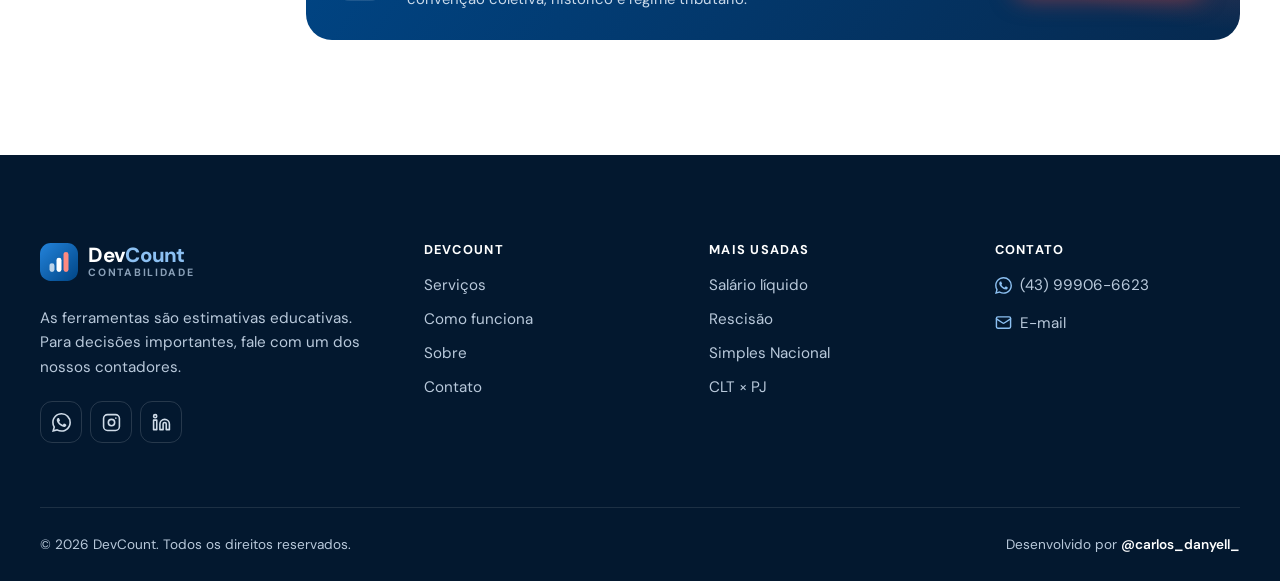
<file: calc-salario-liquido.html>
<!doctype html>
<html lang="pt-BR">
  <head>
    <meta charset="utf-8" />
    <meta name="viewport" content="width=device-width, initial-scale=1" />
    <title>Calculadora de Salário Líquido 2026 | DevCount</title>
    <!-- A calculadora agora faz parte da página de Ferramentas; este endereço antigo só redireciona -->
    <link rel="canonical" href="https://carlosdanyell.github.io/devcount/ferramentas.html?f=salario-liquido" />
    <meta http-equiv="refresh" content="0; url=ferramentas.html?f=salario-liquido" />
    <meta name="robots" content="noindex" />
    <script>
      location.replace('ferramentas.html?f=salario-liquido');
    </script>
  </head>
  <body>
    <p>A calculadora de salário líquido mudou de endereço: <a href="ferramentas.html?f=salario-liquido">abrir a calculadora</a>.</p>
  </body>
</html>
</file>
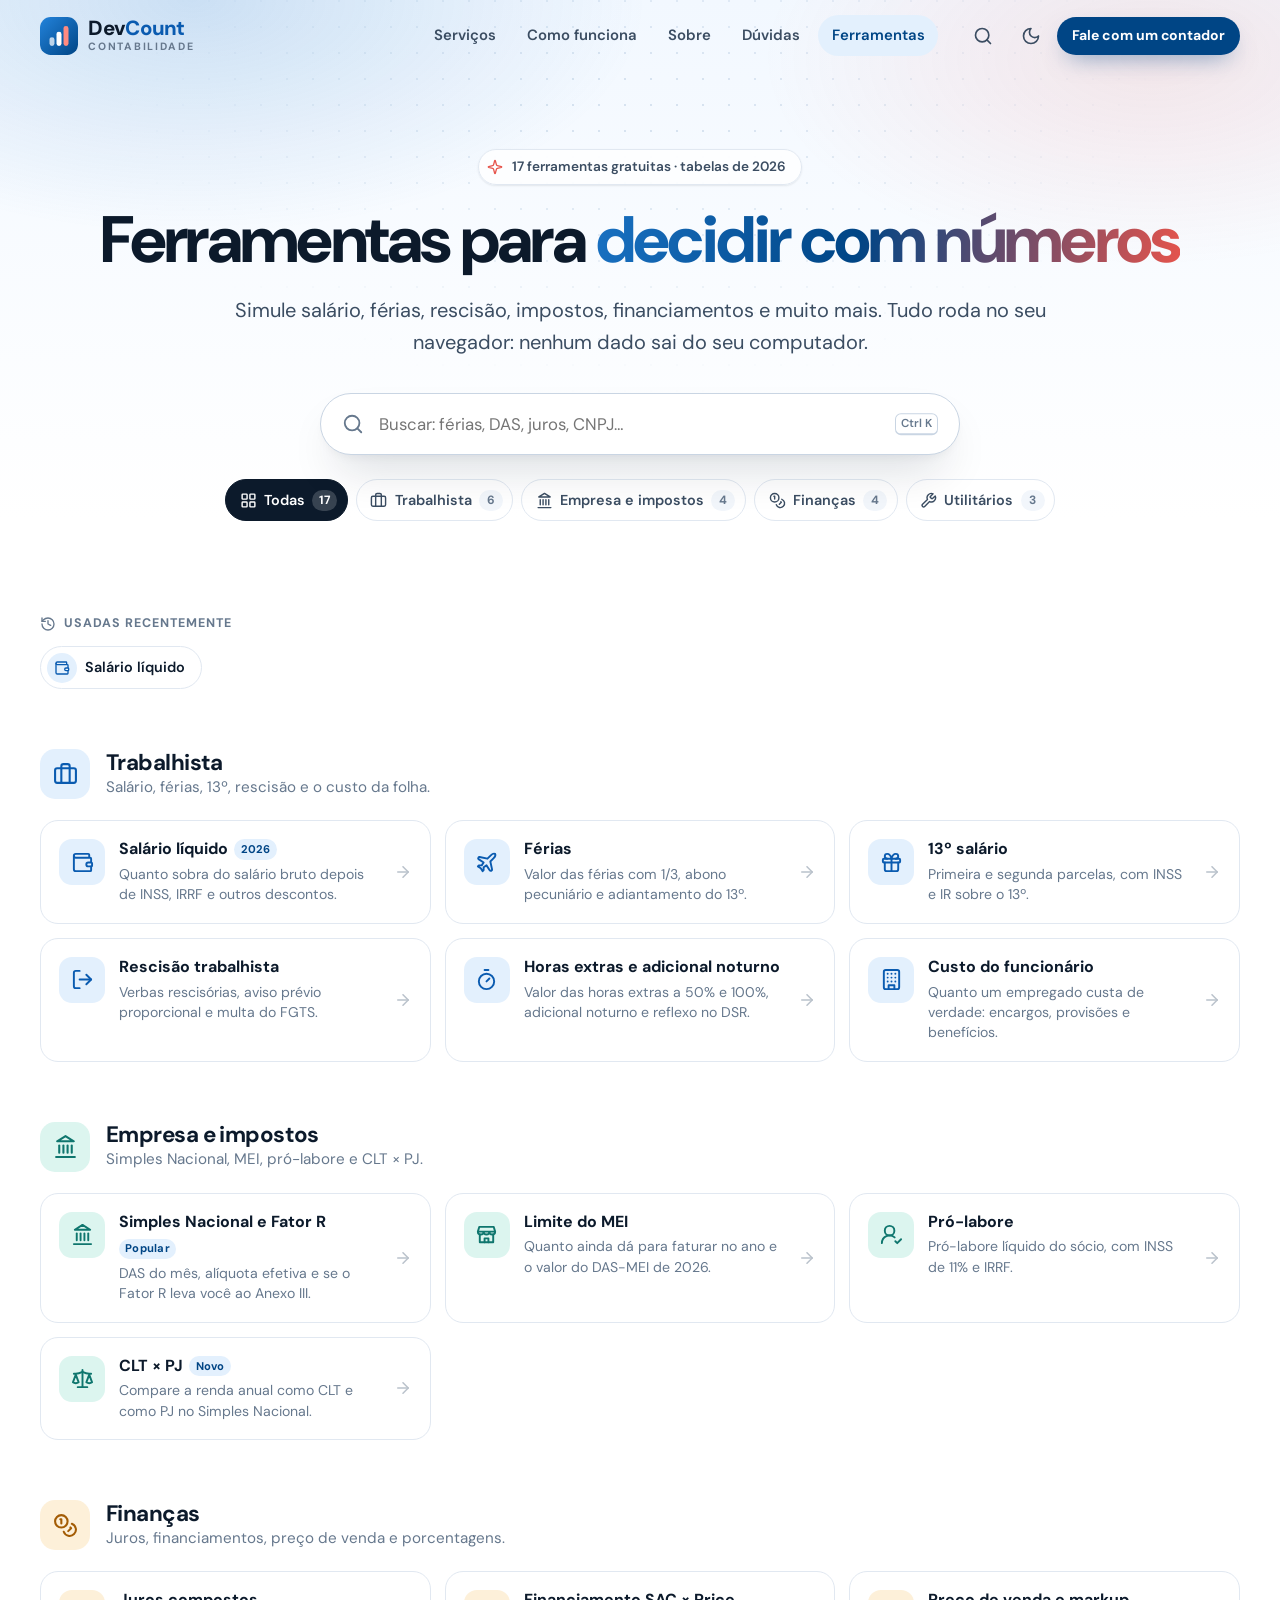
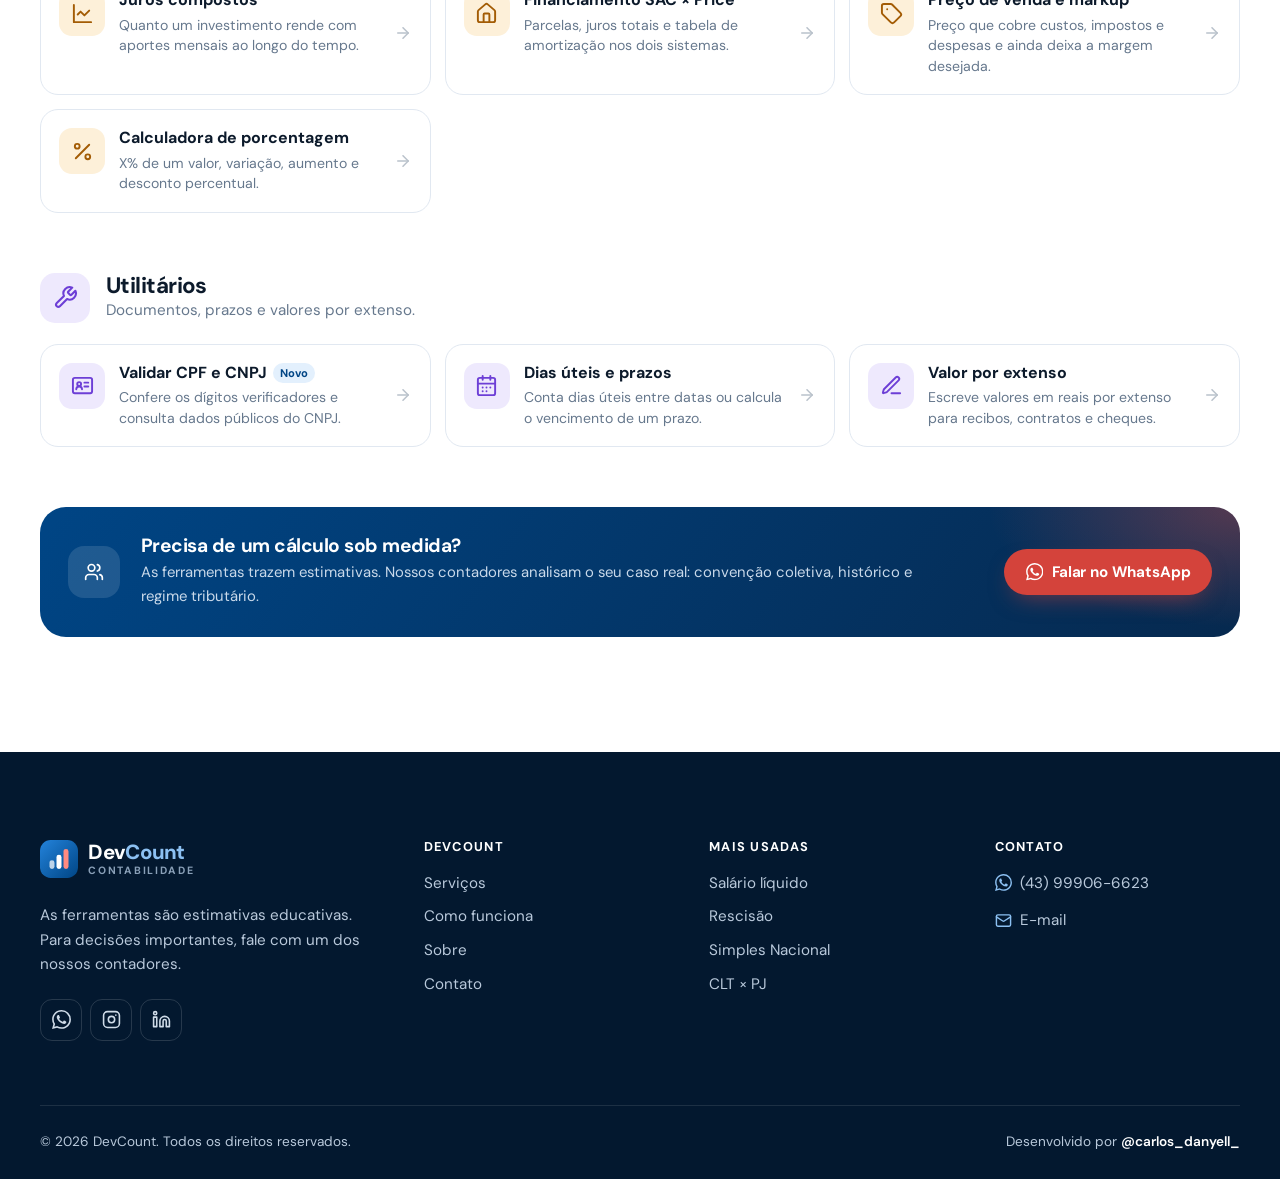
<file: ferramentas.html>
<!doctype html>
<html lang="pt-BR">
  <head>
    <meta charset="utf-8" />
    <meta name="viewport" content="width=device-width, initial-scale=1, viewport-fit=cover" />
    <title>Ferramentas gratuitas — calculadoras trabalhistas, de impostos e finanças | DevCount</title>
    <meta
      name="description"
      content="Calculadoras gratuitas atualizadas para 2026: salário líquido, férias, 13º, rescisão, horas extras, custo do funcionário, Simples Nacional, MEI, CLT × PJ, juros, financiamento e mais."
    />
    <meta name="theme-color" content="#ffffff" />
    <link rel="canonical" href="https://carlosdanyell.github.io/devcount/ferramentas.html" />
    <meta property="og:type" content="website" />
    <meta property="og:locale" content="pt_BR" />
    <meta property="og:site_name" content="DevCount Contabilidade" />
    <meta property="og:title" content="Ferramentas gratuitas | DevCount" />
    <meta property="og:description" content="Simule salário, férias, rescisão, impostos do Simples, financiamentos e mais — atualizado com as tabelas de 2026." />
    <meta property="og:url" content="https://carlosdanyell.github.io/devcount/ferramentas.html" />
    <meta property="og:image" content="https://carlosdanyell.github.io/devcount/assets/img/ilustracao-calculo-612.webp" />

    <link rel="icon" href="assets/favicon.svg" type="image/svg+xml" />
    <link rel="icon" href="assets/favicon.ico" sizes="any" />
    <link rel="preconnect" href="https://fonts.googleapis.com" />
    <link rel="preconnect" href="https://fonts.gstatic.com" crossorigin />
    <link rel="stylesheet" href="https://fonts.googleapis.com/css2?family=DM+Sans:opsz,wght@9..40,400..800&display=swap" />
    <link rel="stylesheet" href="assets/css/base.css" />
    <link rel="stylesheet" href="assets/css/tools.css" />

    <script>
      (function () {
        var d = document.documentElement;
        d.classList.add('js');
        try {
          var t = localStorage.getItem('dc-theme');
          if (t === 'dark' || t === 'light') d.dataset.theme = t;
        } catch (e) {}
      })();
    </script>
    <script src="assets/js/site.js" defer></script>
    <script src="assets/js/tools/calc-br.js" defer></script>
    <script src="assets/js/tools/core.js" defer></script>
    <script src="assets/js/tools/trabalhista.js" defer></script>
    <script src="assets/js/tools/empresa.js" defer></script>
    <script src="assets/js/tools/financas.js" defer></script>
    <script src="assets/js/tools/utilidades.js" defer></script>
  </head>

  <body>
    <script src="assets/js/icons.js"></script>
    <a class="skip-link" href="#conteudo">Pular para o conteúdo</a>

    <header class="site-header" data-header>
      <div class="container header-inner">
        <a class="brand" href="./" aria-label="DevCount Contabilidade — início">
          <svg class="brand-mark" aria-hidden="true"><use href="#brand-mark" /></svg>
          <span class="brand-text" aria-hidden="true">
            <span class="brand-name">Dev<span>Count</span></span>
            <span class="brand-tag">Contabilidade</span>
          </span>
        </a>

        <nav class="nav" aria-label="Principal">
          <ul class="nav-list" role="list">
            <li><a href="./#servicos">Serviços</a></li>
            <li><a href="./#como-funciona">Como funciona</a></li>
            <li><a href="./#sobre">Sobre</a></li>
            <li><a href="./#duvidas">Dúvidas</a></li>
            <li><a href="ferramentas.html" aria-current="page">Ferramentas</a></li>
          </ul>
        </nav>

        <div class="header-actions">
          <button class="icon-btn" type="button" data-open-palette aria-label="Buscar ferramenta (Ctrl + K)">
            <svg class="icon" aria-hidden="true"><use href="#i-search" /></svg>
          </button>
          <button class="icon-btn theme-toggle" type="button" data-theme-toggle aria-label="Alternar tema">
            <svg class="icon i-moon" aria-hidden="true"><use href="#i-moon" /></svg>
            <svg class="icon i-sun" aria-hidden="true"><use href="#i-sun" /></svg>
          </button>
          <a class="btn btn-primary btn-sm" href="./#contato">Fale com um contador</a>
          <button class="icon-btn menu-toggle" type="button" data-menu-toggle aria-expanded="false" aria-controls="menu-mobile" aria-label="Abrir menu">
            <span class="menu-lines" aria-hidden="true"><span></span><span></span><span></span></span>
          </button>
        </div>
      </div>
      <div class="scroll-progress" aria-hidden="true"></div>
    </header>

    <div class="mobile-menu" id="menu-mobile" hidden>
      <nav aria-label="Menu">
        <ul role="list">
          <li><a href="./#servicos">Serviços <svg class="icon" aria-hidden="true"><use href="#i-arrow-right" /></svg></a></li>
          <li><a href="./#como-funciona">Como funciona <svg class="icon" aria-hidden="true"><use href="#i-arrow-right" /></svg></a></li>
          <li><a href="./#sobre">Sobre <svg class="icon" aria-hidden="true"><use href="#i-arrow-right" /></svg></a></li>
          <li><a href="./#duvidas">Dúvidas <svg class="icon" aria-hidden="true"><use href="#i-arrow-right" /></svg></a></li>
          <li><a href="ferramentas.html">Ferramentas <svg class="icon" aria-hidden="true"><use href="#i-arrow-right" /></svg></a></li>
          <li><a href="./#contato">Contato <svg class="icon" aria-hidden="true"><use href="#i-arrow-right" /></svg></a></li>
        </ul>
      </nav>
      <div class="mobile-menu-foot">
        <a class="btn btn-primary btn-lg btn-block" href="./#contato">Fale com um contador</a>
        <div class="socials">
          <a class="social" href="https://wa.me/5543999066623" target="_blank" rel="noopener" aria-label="WhatsApp"><svg class="icon" aria-hidden="true"><use href="#i-whatsapp" /></svg></a>
          <a class="social" href="https://www.instagram.com/carlos_danyell_/" target="_blank" rel="noopener" aria-label="Instagram"><svg class="icon" aria-hidden="true"><use href="#i-instagram" /></svg></a>
          <a class="social" href="https://www.linkedin.com/in/carlosdanyell" target="_blank" rel="noopener" aria-label="LinkedIn"><svg class="icon" aria-hidden="true"><use href="#i-linkedin" /></svg></a>
        </div>
      </div>
    </div>

    <main id="conteudo" class="tools-page" tabindex="-1">
      <div data-app aria-live="off"></div>
      <noscript>
        <div class="container noscript">
          <h1>Ferramentas DevCount</h1>
          <p>As calculadoras rodam no seu navegador e precisam do JavaScript ativado.</p>
        </div>
      </noscript>
    </main>

    <!-- Busca rápida (Ctrl + K) -->
    <dialog class="palette" data-palette aria-label="Buscar ferramenta">
      <div class="palette-box">
        <div class="palette-search">
          <svg class="icon" aria-hidden="true"><use href="#i-search" /></svg>
          <input
            type="text"
            data-palette-input
            placeholder="Buscar ferramenta…"
            autocomplete="off"
            spellcheck="false"
            role="combobox"
            aria-expanded="true"
            aria-controls="palette-list"
            aria-autocomplete="list"
            aria-label="Buscar ferramenta"
          />
          <kbd>Esc</kbd>
        </div>
        <ul class="palette-list" id="palette-list" role="listbox" data-palette-list aria-label="Ferramentas"></ul>
        <div class="palette-foot" aria-hidden="true">
          <span><kbd>↑</kbd><kbd>↓</kbd> navegar</span>
          <span><kbd>Enter</kbd> abrir</span>
          <span><kbd>Esc</kbd> fechar</span>
        </div>
      </div>
    </dialog>

    <footer class="site-footer">
      <div class="container footer-grid">
        <div class="footer-brand">
          <a class="brand" href="./" aria-label="DevCount Contabilidade — início">
            <svg class="brand-mark" aria-hidden="true"><use href="#brand-mark" /></svg>
            <span class="brand-text" aria-hidden="true"><span class="brand-name">Dev<span>Count</span></span><span class="brand-tag">Contabilidade</span></span>
          </a>
          <p>As ferramentas são estimativas educativas. Para decisões importantes, fale com um dos nossos contadores.</p>
          <div class="socials">
            <a class="social" href="https://wa.me/5543999066623" target="_blank" rel="noopener" aria-label="WhatsApp"><svg class="icon" aria-hidden="true"><use href="#i-whatsapp" /></svg></a>
            <a class="social" href="https://www.instagram.com/carlos_danyell_/" target="_blank" rel="noopener" aria-label="Instagram"><svg class="icon" aria-hidden="true"><use href="#i-instagram" /></svg></a>
            <a class="social" href="https://www.linkedin.com/in/carlosdanyell" target="_blank" rel="noopener" aria-label="LinkedIn"><svg class="icon" aria-hidden="true"><use href="#i-linkedin" /></svg></a>
          </div>
        </div>
        <nav aria-label="Navegação do rodapé">
          <h3>DevCount</h3>
          <ul class="footer-links" role="list">
            <li><a href="./#servicos">Serviços</a></li>
            <li><a href="./#como-funciona">Como funciona</a></li>
            <li><a href="./#sobre">Sobre</a></li>
            <li><a href="./#contato">Contato</a></li>
          </ul>
        </nav>
        <nav aria-label="Ferramentas mais usadas">
          <h3>Mais usadas</h3>
          <ul class="footer-links" role="list">
            <li><a href="ferramentas.html?f=salario-liquido">Salário líquido</a></li>
            <li><a href="ferramentas.html?f=rescisao">Rescisão</a></li>
            <li><a href="ferramentas.html?f=simples-nacional">Simples Nacional</a></li>
            <li><a href="ferramentas.html?f=clt-pj">CLT × PJ</a></li>
          </ul>
        </nav>
        <div>
          <h3>Contato</h3>
          <ul class="footer-links" role="list">
            <li><a href="https://wa.me/5543999066623" target="_blank" rel="noopener"><svg class="icon" aria-hidden="true"><use href="#i-whatsapp" /></svg>(43) 99906-6623</a></li>
            <li><a href="mailto:carlosdanyellnsb@hotmail.com"><svg class="icon" aria-hidden="true"><use href="#i-mail" /></svg>E-mail</a></li>
          </ul>
        </div>
      </div>
      <div class="container footer-bottom">
        <p>© <span data-year>2026</span> DevCount. Todos os direitos reservados.</p>
        <p>Desenvolvido por <a href="https://www.instagram.com/carlos_danyell_/" target="_blank" rel="noopener">@carlos_danyell_</a></p>
      </div>
    </footer>

    <a class="to-top" href="#conteudo" data-to-top aria-label="Voltar ao topo">
      <svg class="ring" viewBox="0 0 50 50" aria-hidden="true"><circle class="ring-track" cx="25" cy="25" r="23" /><circle class="ring-bar" cx="25" cy="25" r="23" /></svg>
      <svg class="icon" aria-hidden="true"><use href="#i-arrow-up" /></svg>
    </a>
    <div class="toast-region" data-toasts aria-live="polite"></div>
    <p class="visually-hidden" aria-live="polite" data-announcer></p>

    <div vw class="enabled">
      <div vw-access-button class="active"></div>
      <div vw-plugin-wrapper><div class="vw-plugin-top-wrapper"></div></div>
    </div>
    <script src="https://vlibras.gov.br/app/vlibras-plugin.js" defer></script>
    <script>
      window.addEventListener('load', function () {
        if (window.VLibras) new window.VLibras.Widget('https://vlibras.gov.br/app');
      });
    </script>
  </body>
</html>
</file>
<file: assets/css/base.css>
/* ==========================================================================
   DevCount — base
   Tokens, tema claro/escuro, reset, tipografia e componentes usados nas duas
   páginas (cabeçalho, menu móvel, botões, formulários, rodapé, animações).
   ========================================================================== */

:root {
  color-scheme: light;

  --font-sans: "DM Sans", ui-sans-serif, system-ui, -apple-system, "Segoe UI", Roboto, sans-serif;

  /* Paleta da marca: o azul-marinho e o coral vêm da identidade original */
  --blue-950: #03182f;
  --blue-900: #06294f;
  --blue-800: #073a6f;
  --blue-700: #004585;
  --blue-600: #0a5bb0;
  --blue-500: #1971c2;
  --blue-400: #4c97e0;
  --blue-300: #8cc0f2;
  --blue-200: #c4e0fb;
  --blue-100: #e3f0fd;
  --blue-50: #f2f8ff;
  --coral-500: #e6544c;
  /* Coral um pouco mais fechado nos botões para o texto branco passar no contraste AA */
  --coral-600: #d4433b;
  --coral-700: #b8352e;

  --bg: #ffffff;
  --bg-soft: #f5f8fc;
  --surface: #ffffff;
  --surface-2: #f2f6fb;
  --surface-3: #e7eef7;
  --line: #e1e8f1;
  --line-strong: #c9d5e3;
  --text: #0c1a2b;
  --text-2: #3b4d62;
  --text-3: #66788d;

  --primary: var(--blue-700);
  --primary-hover: var(--blue-800);
  --primary-soft: var(--blue-100);
  --primary-soft-text: var(--blue-700);
  --link: var(--blue-600);
  --accent: var(--coral-600);
  --accent-hover: var(--coral-700);
  --accent-soft: #fde6e4;
  --focus: #2b7fd4;

  --success: #13804b;
  --success-soft: #def5e8;
  --warning: #a35c05;
  --warning-soft: #fdf0d9;
  --danger: #c2362f;
  --danger-soft: #fde4e2;

  --glass: rgb(255 255 255 / 0.78);
  --shadow-sm: 0 1px 2px rgb(12 26 43 / 0.06), 0 1px 3px rgb(12 26 43 / 0.04);
  --shadow-md: 0 6px 16px -4px rgb(12 26 43 / 0.1), 0 2px 4px -2px rgb(12 26 43 / 0.05);
  --shadow-lg: 0 24px 48px -16px rgb(12 26 43 / 0.2), 0 6px 12px -6px rgb(12 26 43 / 0.08);
  --shadow-primary: 0 10px 24px -10px rgb(0 69 133 / 0.55);
  --shadow-accent: 0 10px 24px -10px rgb(212 67 59 / 0.6);

  --radius-sm: 8px;
  --radius: 12px;
  --radius-lg: 18px;
  --radius-xl: 26px;
  --radius-full: 999px;

  --ease-out: cubic-bezier(0.16, 1, 0.3, 1);
  --ease-spring: cubic-bezier(0.34, 1.56, 0.64, 1);
  --ease-in-out: cubic-bezier(0.65, 0, 0.35, 1);
  --dur-1: 150ms;
  --dur-2: 260ms;
  --dur-3: 480ms;

  --container: 1200px;
  --gutter: clamp(16px, 4vw, 32px);
  --header-h: 72px;
  --section-y: clamp(72px, 9vw, 120px);

  --fs-sm: 0.875rem;
  --fs-lg: clamp(1.0625rem, 1rem + 0.35vw, 1.25rem);
  --fs-xl: clamp(1.25rem, 1.1rem + 0.7vw, 1.6rem);
  --fs-2xl: clamp(1.85rem, 1.35rem + 2vw, 2.75rem);
  --fs-3xl: clamp(2.35rem, 1.5rem + 3.6vw, 4.1rem);
}

/* Tema escuro: só quando a pessoa escolhe no botão de tema; o site sempre abre no claro */
:root[data-theme="dark"] {
  color-scheme: dark;
  --bg: #07111e;
  --bg-soft: #0a1727;
  --surface: #0e1c2e;
  --surface-2: #13253a;
  --surface-3: #1a2f48;
  --line: #1d324b;
  --line-strong: #2a4564;
  --text: #e8eff8;
  --text-2: #b1c1d3;
  --text-3: #8396ac;
  --primary: #1971c2;
  --primary-hover: #2a82d4;
  --primary-soft: rgb(76 151 224 / 0.16);
  --primary-soft-text: #8cc0f2;
  --link: #7db8f3;
  --accent-soft: rgb(230 84 76 / 0.16);
  --focus: #6aaef0;
  --success: #4ccf8b;
  --success-soft: rgb(76 207 139 / 0.14);
  --warning: #f0b25a;
  --warning-soft: rgb(240 178 90 / 0.14);
  --danger: #ff8a80;
  --danger-soft: rgb(255 138 128 / 0.14);
  --glass: rgb(9 20 34 / 0.72);
  --shadow-sm: 0 1px 2px rgb(0 0 0 / 0.4);
  --shadow-md: 0 8px 20px -6px rgb(0 0 0 / 0.5);
  --shadow-lg: 0 28px 56px -18px rgb(0 0 0 / 0.65);
  --shadow-primary: 0 10px 24px -10px rgb(25 113 194 / 0.6);
}

/* ---------- Reset ---------- */
*,
*::before,
*::after {
  box-sizing: border-box;
}

* {
  margin: 0;
}

html {
  -webkit-text-size-adjust: 100%;
  text-size-adjust: 100%;
  scroll-behavior: smooth;
  scroll-padding-top: calc(var(--header-h) + 20px);
}

html.is-locked {
  overflow: hidden;
}

body {
  min-height: 100vh;
  font-family: var(--font-sans);
  font-size: 1rem;
  line-height: 1.6;
  color: var(--text);
  background: var(--bg);
  -webkit-font-smoothing: antialiased;
  -moz-osx-font-smoothing: grayscale;
  font-optical-sizing: auto;
  overflow-x: clip;
}

img,
picture,
svg,
video {
  display: block;
  max-width: 100%;
}

img {
  height: auto;
}

input,
button,
textarea,
select {
  font: inherit;
  color: inherit;
}

button {
  cursor: pointer;
  background: none;
  border: 0;
  padding: 0;
}

a {
  color: inherit;
  text-decoration: none;
}

ul[role="list"],
ol[role="list"] {
  list-style: none;
  padding: 0;
}

h1,
h2,
h3,
h4 {
  line-height: 1.12;
  letter-spacing: -0.025em;
  font-weight: 700;
  text-wrap: balance;
}

p {
  text-wrap: pretty;
}

::selection {
  background: var(--blue-200);
  color: var(--blue-950);
}

:focus-visible {
  outline: 2px solid var(--focus);
  outline-offset: 3px;
  border-radius: 6px;
}

[hidden] {
  display: none !important;
}

@media (prefers-reduced-motion: reduce) {
  html {
    scroll-behavior: auto;
  }

  *,
  *::before,
  *::after {
    animation-duration: 0.01ms !important;
    animation-iteration-count: 1 !important;
    transition-duration: 0.01ms !important;
  }
}

/* ---------- Utilitários ---------- */
.container {
  width: min(100% - 2 * var(--gutter), var(--container));
  margin-inline: auto;
}

.visually-hidden {
  position: absolute !important;
  width: 1px;
  height: 1px;
  padding: 0;
  margin: -1px;
  overflow: hidden;
  clip: rect(0 0 0 0);
  white-space: nowrap;
  border: 0;
}

.tabular {
  font-variant-numeric: tabular-nums;
}

.icon {
  width: 1.25em;
  height: 1.25em;
  flex: none;
}

.text-gradient {
  background: linear-gradient(100deg, var(--blue-500) 0%, var(--blue-700) 45%, var(--coral-500) 100%);
  -webkit-background-clip: text;
  background-clip: text;
  color: transparent;
}

:root[data-theme="dark"] .text-gradient {
  background-image: linear-gradient(100deg, #8cc0f2 0%, #4c97e0 45%, #ff8a80 100%);
}

.skip-link {
  position: fixed;
  top: 12px;
  left: 12px;
  z-index: 200;
  padding: 10px 16px;
  border-radius: var(--radius);
  background: var(--primary);
  color: #fff;
  font-weight: 700;
  transform: translateY(-160%);
  transition: transform var(--dur-2) var(--ease-out);
}

.skip-link:focus-visible {
  transform: none;
}

kbd {
  display: inline-grid;
  place-items: center;
  min-width: 1.6em;
  padding: 0.1em 0.45em;
  border: 1px solid var(--line-strong);
  border-bottom-width: 2px;
  border-radius: 6px;
  background: var(--surface);
  color: var(--text-3);
  font: 600 0.72rem/1.4 var(--font-sans);
}

/* ---------- Botões ---------- */
.btn {
  --btn-bg: var(--surface-2);
  --btn-fg: var(--text);
  --btn-bd: transparent;
  position: relative;
  isolation: isolate;
  overflow: hidden;
  display: inline-flex;
  align-items: center;
  justify-content: center;
  gap: 0.55em;
  min-height: 46px;
  padding: 0.7em 1.35em;
  border: 1px solid var(--btn-bd);
  border-radius: var(--radius-full);
  background: var(--btn-bg);
  color: var(--btn-fg);
  font-size: 0.95rem;
  font-weight: 700;
  line-height: 1.2;
  letter-spacing: -0.005em;
  white-space: nowrap;
  -webkit-tap-highlight-color: transparent;
  transition:
    transform var(--dur-2) var(--ease-out),
    box-shadow var(--dur-2) var(--ease-out),
    background-color var(--dur-2),
    border-color var(--dur-2),
    color var(--dur-2);
}

.btn:hover {
  transform: translateY(-2px);
}

.btn:active {
  transform: translateY(0) scale(0.98);
}

.btn .icon {
  width: 1.15em;
  height: 1.15em;
}

.btn .icon-arrow {
  transition: transform var(--dur-2) var(--ease-out);
}

.btn:hover .icon-arrow {
  transform: translateX(3px);
}

.btn-primary {
  --btn-bg: var(--primary);
  --btn-fg: #fff;
  box-shadow: var(--shadow-primary);
}

.btn-primary:hover {
  --btn-bg: var(--primary-hover);
}

.btn-accent {
  --btn-bg: var(--accent);
  --btn-fg: #fff;
  box-shadow: var(--shadow-accent);
}

.btn-accent:hover {
  --btn-bg: var(--accent-hover);
}

.btn-ghost {
  --btn-bg: transparent;
  --btn-bd: var(--line-strong);
}

.btn-ghost:hover {
  --btn-bg: var(--surface-2);
  --btn-bd: var(--text-3);
}

.btn-light {
  --btn-bg: #fff;
  --btn-fg: var(--blue-900);
}

.btn-outline-light {
  --btn-bg: rgb(255 255 255 / 0.06);
  --btn-fg: #fff;
  --btn-bd: rgb(255 255 255 / 0.35);
}

.btn-outline-light:hover {
  --btn-bg: rgb(255 255 255 / 0.14);
  --btn-bd: rgb(255 255 255 / 0.6);
}

.btn-sm {
  min-height: 38px;
  padding: 0.5em 1em;
  font-size: 0.875rem;
}

.btn-lg {
  min-height: 54px;
  padding: 0.9em 1.65em;
  font-size: 1rem;
}

.btn-block {
  width: 100%;
}

/* Reflexo que atravessa o botão no hover */
.btn-shine::after {
  content: "";
  position: absolute;
  inset: 0;
  z-index: -1;
  background: linear-gradient(110deg, transparent 30%, rgb(255 255 255 / 0.32) 50%, transparent 70%);
  transform: translateX(-120%);
  transition: transform 0.8s var(--ease-out);
}

.btn-shine:hover::after {
  transform: translateX(120%);
}

.icon-btn {
  display: inline-grid;
  place-items: center;
  width: 42px;
  height: 42px;
  border-radius: 12px;
  color: var(--text-2);
  -webkit-tap-highlight-color: transparent;
  transition:
    background-color var(--dur-1),
    color var(--dur-1),
    transform var(--dur-2) var(--ease-out);
}

.icon-btn:hover {
  background: var(--surface-2);
  color: var(--text);
}

.icon-btn:active {
  transform: scale(0.94);
}

.icon-btn .icon {
  width: 20px;
  height: 20px;
}

.link-btn {
  display: inline-flex;
  align-items: center;
  gap: 0.4em;
  color: var(--link);
  font-size: var(--fs-sm);
  font-weight: 700;
  border-radius: 6px;
}

.link-btn:hover {
  text-decoration: underline;
  text-underline-offset: 3px;
}

.link-btn .icon {
  width: 1.05em;
  height: 1.05em;
}

/* ---------- Rótulos e títulos de seção ---------- */
.eyebrow {
  display: inline-flex;
  align-items: center;
  gap: 0.6rem;
  color: var(--link);
  font-size: 0.8rem;
  font-weight: 700;
  letter-spacing: 0.1em;
  text-transform: uppercase;
}

.eyebrow::before {
  content: "";
  width: 20px;
  height: 2px;
  border-radius: 2px;
  background: currentColor;
}

.pill {
  display: inline-flex;
  align-items: center;
  gap: 0.55rem;
  padding: 0.4rem 0.9rem 0.4rem 0.5rem;
  border: 1px solid var(--line);
  border-radius: var(--radius-full);
  background: var(--glass);
  backdrop-filter: blur(8px);
  color: var(--text-2);
  font-size: 0.85rem;
  font-weight: 600;
  box-shadow: var(--shadow-sm);
}

.pill-dot {
  position: relative;
  width: 22px;
  height: 22px;
  border-radius: 50%;
  background: var(--success-soft);
}

.pill-dot::before,
.pill-dot::after {
  content: "";
  position: absolute;
  inset: 7px;
  border-radius: 50%;
  background: var(--success);
}

.pill-dot::after {
  animation: pulse-ring 2.2s var(--ease-out) infinite;
}

@keyframes pulse-ring {
  from {
    transform: scale(1);
    opacity: 0.7;
  }

  to {
    transform: scale(2.8);
    opacity: 0;
  }
}

.pill .icon {
  width: 16px;
  height: 16px;
  color: var(--coral-500);
}

.badge {
  display: inline-flex;
  align-items: center;
  gap: 0.3em;
  padding: 0.15em 0.55em;
  border-radius: var(--radius-full);
  background: var(--primary-soft);
  color: var(--primary-soft-text);
  font-size: 0.7rem;
  font-weight: 700;
  letter-spacing: 0.02em;
  line-height: 1.5;
  white-space: nowrap;
}

.badge-accent {
  background: var(--accent-soft);
  color: var(--accent);
}

.section {
  position: relative;
  padding-block: var(--section-y);
}

.section-soft {
  background: var(--bg-soft);
}

.section-head {
  max-width: 740px;
  margin-bottom: clamp(40px, 6vw, 64px);
}

.section-head.center {
  margin-inline: auto;
  text-align: center;
}

.section-title {
  margin-top: 0.85rem;
  font-size: var(--fs-2xl);
}

.section-lead {
  margin-top: 1.1rem;
  color: var(--text-2);
  font-size: var(--fs-lg);
}

/* ---------- Marca ---------- */
.brand {
  display: inline-flex;
  align-items: center;
  gap: 0.65rem;
  border-radius: 10px;
}

.brand-mark {
  width: 38px;
  height: 38px;
  flex: none;
  transition: transform var(--dur-3) var(--ease-spring);
}

.brand:hover .brand-mark {
  transform: rotate(-8deg) scale(1.06);
}

.brand-text {
  display: grid;
  line-height: 1;
}

.brand-name {
  color: var(--text);
  font-size: 1.28rem;
  font-weight: 800;
  letter-spacing: -0.035em;
}

.brand-name span {
  color: var(--link);
}

.brand-tag {
  margin-top: 3px;
  color: var(--text-3);
  font-size: 0.66rem;
  font-weight: 700;
  letter-spacing: 0.16em;
  text-transform: uppercase;
}

/* ---------- Cabeçalho ---------- */
.site-header {
  position: sticky;
  top: 0;
  z-index: 60;
  height: var(--header-h);
  border-bottom: 1px solid transparent;
  transition:
    background-color var(--dur-2),
    border-color var(--dur-2),
    box-shadow var(--dur-2),
    transform var(--dur-3) var(--ease-out);
}

.site-header.is-scrolled {
  border-color: var(--line);
  background: var(--glass);
  backdrop-filter: saturate(1.6) blur(16px);
  -webkit-backdrop-filter: saturate(1.6) blur(16px);
  box-shadow: var(--shadow-sm);
}

.site-header.is-hidden {
  transform: translateY(-100%);
}

.header-inner {
  display: flex;
  align-items: center;
  gap: 1.5rem;
  height: 100%;
}

.nav {
  margin-left: auto;
}

.nav-list {
  display: flex;
  align-items: center;
  gap: 0.25rem;
}

.nav-list a {
  position: relative;
  display: inline-flex;
  align-items: center;
  gap: 0.4rem;
  padding: 0.55rem 0.85rem;
  border-radius: var(--radius-full);
  color: var(--text-2);
  font-size: 0.93rem;
  font-weight: 600;
  white-space: nowrap;
  transition:
    color var(--dur-1),
    background-color var(--dur-1);
}

.nav-list a:hover {
  color: var(--text);
  background: var(--surface-2);
}

.nav-list a[aria-current] {
  color: var(--primary-soft-text);
  background: var(--primary-soft);
}

.header-actions {
  display: flex;
  align-items: center;
  gap: 0.35rem;
}

.theme-toggle .i-sun {
  display: none;
}

:root[data-theme="dark"] .theme-toggle .i-sun {
  display: block;
}

:root[data-theme="dark"] .theme-toggle .i-moon {
  display: none;
}

.theme-toggle .icon {
  transition: transform var(--dur-3) var(--ease-spring);
}

.theme-toggle:hover .icon {
  transform: rotate(-24deg);
}

.menu-toggle {
  display: none;
}

.menu-toggle .menu-lines {
  position: relative;
  width: 20px;
  height: 14px;
}

.menu-toggle .menu-lines span {
  position: absolute;
  left: 0;
  width: 100%;
  height: 2px;
  border-radius: 2px;
  background: currentColor;
  transition:
    transform var(--dur-3) var(--ease-out),
    opacity var(--dur-2),
    top var(--dur-3) var(--ease-out);
}

.menu-lines span:nth-child(1) {
  top: 0;
}

.menu-lines span:nth-child(2) {
  top: 6px;
}

.menu-lines span:nth-child(3) {
  top: 12px;
}

.menu-toggle[aria-expanded="true"] .menu-lines span:nth-child(1) {
  top: 6px;
  transform: rotate(45deg);
}

.menu-toggle[aria-expanded="true"] .menu-lines span:nth-child(2) {
  opacity: 0;
  transform: scaleX(0.2);
}

.menu-toggle[aria-expanded="true"] .menu-lines span:nth-child(3) {
  top: 6px;
  transform: rotate(-45deg);
}

/* Barra de progresso da leitura, na base do cabeçalho */
.scroll-progress {
  position: absolute;
  inset: auto 0 -1px;
  height: 2px;
  background: linear-gradient(90deg, var(--blue-500), var(--coral-500));
  transform: scaleX(var(--scroll, 0));
  transform-origin: left;
  opacity: 0;
  transition: opacity var(--dur-2);
}

.is-scrolled .scroll-progress {
  opacity: 1;
}

/* ---------- Menu móvel ---------- */
.mobile-menu {
  position: fixed;
  inset: var(--header-h) 0 0;
  z-index: 55;
  display: flex;
  flex-direction: column;
  gap: 2rem;
  padding: 1.5rem var(--gutter) calc(2rem + env(safe-area-inset-bottom));
  overflow-y: auto;
  background: var(--bg);
  opacity: 0;
  transform: translateY(-8px);
  transition:
    opacity var(--dur-2) var(--ease-out),
    transform var(--dur-3) var(--ease-out);
}

.mobile-menu.is-open {
  opacity: 1;
  transform: none;
}

.mobile-menu ul {
  display: grid;
  gap: 0.25rem;
}

.mobile-menu li {
  opacity: 0;
  transform: translateY(12px);
  transition:
    opacity var(--dur-3) var(--ease-out),
    transform var(--dur-3) var(--ease-out);
  transition-delay: calc(var(--i, 0) * 45ms + 60ms);
}

.mobile-menu.is-open li {
  opacity: 1;
  transform: none;
}

.mobile-menu a:not(.btn) {
  display: flex;
  align-items: center;
  justify-content: space-between;
  padding: 0.95rem 0.25rem;
  border-bottom: 1px solid var(--line);
  font-size: 1.35rem;
  font-weight: 700;
  letter-spacing: -0.02em;
}

.mobile-menu a:not(.btn) .icon {
  color: var(--text-3);
}

.mobile-menu-foot {
  display: grid;
  gap: 1rem;
  margin-top: auto;
}

.socials {
  display: flex;
  gap: 0.5rem;
}

.social {
  display: grid;
  place-items: center;
  width: 42px;
  height: 42px;
  border: 1px solid var(--line);
  border-radius: 12px;
  color: var(--text-2);
  transition:
    transform var(--dur-2) var(--ease-spring),
    color var(--dur-1),
    border-color var(--dur-1),
    background-color var(--dur-1);
}

.social:hover {
  transform: translateY(-3px);
  border-color: var(--line-strong);
  color: var(--text);
  background: var(--surface-2);
}

.social .icon {
  width: 19px;
  height: 19px;
}

@media (max-width: 1079px) {
  .nav,
  .header-actions .btn {
    display: none;
  }

  .menu-toggle {
    display: inline-grid;
  }

  .header-actions {
    margin-left: auto;
  }
}

@media (min-width: 1080px) {
  .mobile-menu {
    display: none !important;
  }
}

/* ---------- Formulários ---------- */
.field {
  display: grid;
  /* minmax(0, 1fr): sem isso, a largura mínima nativa do input de data estoura a coluna */
  grid-template-columns: minmax(0, 1fr);
  gap: 0.45rem;
  align-content: start;
  min-width: 0;
}

.field-label {
  display: flex;
  align-items: baseline;
  gap: 0.5rem;
  color: var(--text);
  font-size: 0.9rem;
  font-weight: 600;
}

.field-opt {
  color: var(--text-3);
  font-size: 0.78rem;
  font-weight: 500;
}

.field-hint {
  color: var(--text-3);
  font-size: 0.8rem;
  line-height: 1.45;
}

.field-error {
  display: flex;
  gap: 0.35rem;
  color: var(--danger);
  font-size: 0.8rem;
  font-weight: 600;
}

.input {
  width: 100%;
  min-height: 48px;
  padding: 0.7rem 0.95rem;
  border: 1px solid var(--line-strong);
  border-radius: var(--radius);
  background: var(--surface);
  color: var(--text);
  font-size: 1rem;
  font-variant-numeric: tabular-nums;
  transition:
    border-color var(--dur-1),
    box-shadow var(--dur-2),
    background-color var(--dur-1);
}

.input::placeholder {
  color: var(--text-3);
  opacity: 0.75;
}

.input:hover {
  border-color: var(--text-3);
}

.input:focus {
  outline: none;
  border-color: var(--focus);
  box-shadow: 0 0 0 4px color-mix(in srgb, var(--focus) 22%, transparent);
}

.input[aria-invalid="true"] {
  border-color: var(--danger);
}

.input[aria-invalid="true"]:focus {
  box-shadow: 0 0 0 4px color-mix(in srgb, var(--danger) 20%, transparent);
}

textarea.input {
  min-height: 110px;
  resize: vertical;
  line-height: 1.5;
}

.input-wrap {
  position: relative;
  display: flex;
  align-items: center;
}

.input-affix {
  position: absolute;
  color: var(--text-3);
  font-size: 0.95rem;
  font-weight: 600;
  pointer-events: none;
}

.has-prefix .input-affix {
  left: 0.95rem;
}

.has-prefix .input {
  padding-left: 2.65rem;
}

.has-suffix .input-affix {
  right: 0.95rem;
}

.has-suffix .input {
  padding-right: 3.2rem;
}

.input-lg {
  min-height: 56px;
  font-size: 1.2rem;
  font-weight: 700;
}

.select-wrap {
  position: relative;
}

.select-wrap select {
  appearance: none;
  padding-right: 2.6rem;
  cursor: pointer;
}

.select-wrap .select-chevron {
  position: absolute;
  top: 50%;
  right: 0.9rem;
  width: 18px;
  height: 18px;
  color: var(--text-3);
  transform: translateY(-50%);
  pointer-events: none;
}

input[type="date"].input {
  cursor: text;
}

/* Controle segmentado (grupo de rádios) */
.segmented {
  display: grid;
  grid-auto-columns: 1fr;
  grid-auto-flow: column;
  gap: 4px;
  padding: 4px;
  border: 1px solid var(--line);
  border-radius: 14px;
  background: var(--surface-2);
}

.segmented.is-wrap {
  grid-auto-flow: row;
  grid-template-columns: repeat(auto-fit, minmax(120px, 1fr));
}

.seg {
  position: relative;
}

.seg input {
  position: absolute;
  opacity: 0;
  pointer-events: none;
}

.seg span {
  display: grid;
  place-items: center;
  min-height: 40px;
  padding: 0.4rem 0.7rem;
  border-radius: 10px;
  color: var(--text-2);
  font-size: 0.875rem;
  font-weight: 600;
  line-height: 1.25;
  text-align: center;
  cursor: pointer;
  transition:
    background-color var(--dur-2) var(--ease-out),
    color var(--dur-1),
    box-shadow var(--dur-2);
}

.seg span:hover {
  color: var(--text);
}

.seg input:checked + span {
  background: var(--surface);
  color: var(--text);
  box-shadow: var(--shadow-sm), 0 0 0 1px var(--line);
}

.seg input:focus-visible + span {
  outline: 2px solid var(--focus);
  outline-offset: 1px;
}

/* Interruptor */
.switch {
  display: flex;
  align-items: center;
  gap: 0.75rem;
  min-height: 44px;
  cursor: pointer;
  -webkit-tap-highlight-color: transparent;
}

.switch input {
  position: absolute;
  opacity: 0;
  pointer-events: none;
}

.switch-track {
  position: relative;
  flex: none;
  width: 44px;
  height: 26px;
  border-radius: var(--radius-full);
  background: var(--line-strong);
  transition: background-color var(--dur-2);
}

.switch-thumb {
  position: absolute;
  top: 3px;
  left: 3px;
  width: 20px;
  height: 20px;
  border-radius: 50%;
  background: #fff;
  box-shadow: 0 1px 3px rgb(0 0 0 / 0.25);
  transition: transform var(--dur-3) var(--ease-spring);
}

.switch input:checked + .switch-track {
  background: var(--primary);
}

.switch input:checked + .switch-track .switch-thumb {
  transform: translateX(18px);
}

.switch input:focus-visible + .switch-track {
  outline: 2px solid var(--focus);
  outline-offset: 2px;
}

.switch-label {
  color: var(--text);
  font-size: 0.9rem;
  font-weight: 600;
  line-height: 1.35;
}

.switch-label small {
  display: block;
  margin-top: 2px;
  color: var(--text-3);
  font-size: 0.8rem;
  font-weight: 500;
}

/* ---------- Rodapé ---------- */
.site-footer {
  position: relative;
  padding-top: clamp(56px, 8vw, 88px);
  background: var(--blue-950);
  color: #b9c9db;
  --line: rgb(255 255 255 / 0.1);
}

.site-footer .brand-name {
  color: #fff;
}

.site-footer .brand-name span {
  color: #8cc0f2;
}

.site-footer .brand-tag {
  color: #8aa0b8;
}

.footer-grid {
  display: grid;
  grid-template-columns: 1.4fr repeat(3, 1fr);
  gap: 2.5rem;
}

.footer-brand p {
  max-width: 32ch;
  margin-block: 1.1rem 1.4rem;
  font-size: 0.95rem;
}

.site-footer h3 {
  margin-bottom: 1rem;
  color: #fff;
  font-size: 0.8rem;
  letter-spacing: 0.1em;
  text-transform: uppercase;
}

.footer-links {
  display: grid;
  gap: 0.6rem;
  font-size: 0.95rem;
}

.footer-links a {
  display: inline-flex;
  align-items: center;
  gap: 0.5rem;
  transition: color var(--dur-1);
}

.footer-links a:hover {
  color: #fff;
}

.footer-links .icon {
  width: 17px;
  height: 17px;
  color: #8cc0f2;
}

.site-footer .social {
  border-color: rgb(255 255 255 / 0.14);
  color: #cfdbe8;
}

.site-footer .social:hover {
  background: rgb(255 255 255 / 0.08);
  border-color: rgb(255 255 255 / 0.3);
  color: #fff;
}

.footer-bottom {
  display: flex;
  flex-wrap: wrap;
  justify-content: space-between;
  gap: 0.75rem;
  margin-top: clamp(40px, 6vw, 64px);
  padding-block: 1.6rem calc(1.6rem + env(safe-area-inset-bottom));
  border-top: 1px solid var(--line);
  font-size: 0.85rem;
}

.footer-bottom a {
  color: #fff;
  font-weight: 600;
}

.footer-bottom a:hover {
  text-decoration: underline;
  text-underline-offset: 3px;
}

@media (max-width: 900px) {
  .footer-grid {
    grid-template-columns: 1fr 1fr;
  }

  .footer-brand {
    grid-column: 1 / -1;
  }
}

@media (max-width: 520px) {
  .footer-grid {
    grid-template-columns: 1fr;
  }
}

/* ---------- Voltar ao topo (com anel de progresso) ---------- */
.to-top {
  position: fixed;
  right: max(16px, env(safe-area-inset-right));
  bottom: max(16px, env(safe-area-inset-bottom));
  z-index: 50;
  display: grid;
  place-items: center;
  width: 50px;
  height: 50px;
  border-radius: 50%;
  background: var(--surface);
  color: var(--text);
  box-shadow: var(--shadow-md);
  opacity: 0;
  transform: translateY(16px) scale(0.9);
  pointer-events: none;
  transition:
    opacity var(--dur-2),
    transform var(--dur-3) var(--ease-spring);
}

.to-top.is-visible {
  opacity: 1;
  transform: none;
  pointer-events: auto;
}

.to-top:hover .icon {
  transform: translateY(-2px);
}

.to-top .icon {
  width: 20px;
  height: 20px;
  transition: transform var(--dur-2) var(--ease-out);
}

.to-top svg.ring {
  position: absolute;
  inset: 0;
  width: 100%;
  height: 100%;
  transform: rotate(-90deg);
}

.ring circle {
  fill: none;
  stroke-width: 2.5;
}

.ring .ring-track {
  stroke: var(--line);
}

.ring .ring-bar {
  stroke: var(--blue-500);
  stroke-linecap: round;
  stroke-dasharray: 144.5;
  stroke-dashoffset: calc(144.5px * (1 - var(--scroll, 0)));
}

/* ---------- Avisos rápidos (toast) ---------- */
.toast-region {
  position: fixed;
  left: 50%;
  bottom: max(24px, env(safe-area-inset-bottom));
  z-index: 300;
  display: grid;
  gap: 8px;
  justify-items: center;
  transform: translateX(-50%);
  pointer-events: none;
}

.toast {
  display: flex;
  align-items: center;
  gap: 0.6rem;
  padding: 0.75rem 1.1rem;
  border-radius: 14px;
  background: var(--text);
  color: var(--bg);
  font-size: 0.9rem;
  font-weight: 600;
  box-shadow: var(--shadow-lg);
  animation: toast-in 0.45s var(--ease-spring);
}

.toast.is-leaving {
  animation: toast-out 0.3s var(--ease-out) forwards;
}

.toast .icon {
  width: 18px;
  height: 18px;
  color: var(--success);
}

@keyframes toast-in {
  from {
    opacity: 0;
    transform: translateY(14px) scale(0.96);
  }
}

@keyframes toast-out {
  to {
    opacity: 0;
    transform: translateY(8px) scale(0.97);
  }
}

/* ---------- Animações de entrada ----------
   Só escondem o conteúdo quando o JS está ativo (classe .js no <html>). São animações com
   fill-mode "backwards", não transições: ao terminar, o elemento volta ao próprio estilo e os
   efeitos de hover (transform, sombra) continuam funcionando sem herdar o atraso da entrada. */
.js [data-reveal]:not(.is-visible) {
  opacity: 0;
}

.js [data-reveal].is-visible {
  animation: reveal-up 0.9s var(--ease-out) var(--d, 0ms) backwards;
}

.js [data-reveal="left"].is-visible {
  animation-name: reveal-left;
}

.js [data-reveal="right"].is-visible {
  animation-name: reveal-right;
}

.js [data-reveal="scale"].is-visible {
  animation-name: reveal-scale;
}

@keyframes reveal-up {
  from {
    opacity: 0;
    transform: translate3d(0, 28px, 0);
  }
}

@keyframes reveal-left {
  from {
    opacity: 0;
    transform: translate3d(-36px, 0, 0);
  }
}

@keyframes reveal-right {
  from {
    opacity: 0;
    transform: translate3d(36px, 0, 0);
  }
}

@keyframes reveal-scale {
  from {
    opacity: 0;
    transform: scale(0.95);
  }
}

/* Transição entre temas via View Transitions API */
::view-transition-old(root),
::view-transition-new(root) {
  animation-duration: 0.35s;
}
</file>
<file: assets/css/home.css>
/* ==========================================================================
   DevCount — página inicial
   ========================================================================== */

/* ---------- Hero ---------- */
.hero {
  position: relative;
  isolation: isolate;
  /* Sobe por trás do cabeçalho transparente para o fundo começar no topo da janela */
  margin-top: calc(-1 * var(--header-h));
  padding-top: calc(var(--header-h) + clamp(28px, 5vw, 64px));
  padding-bottom: clamp(56px, 7vw, 96px);
  overflow: clip;
}

.hero-bg {
  position: absolute;
  inset: 0;
  z-index: -1;
  background: linear-gradient(180deg, var(--blue-50) 0%, var(--bg) 88%);
  pointer-events: none;
}

:root[data-theme="dark"] .hero-bg {
  background: linear-gradient(180deg, #0a1b31 0%, var(--bg) 88%);
}

.hero-glow {
  position: absolute;
  border-radius: 50%;
  filter: blur(40px);
}

.hero-glow-1 {
  top: -180px;
  right: -120px;
  width: 620px;
  height: 620px;
  background: radial-gradient(circle, rgb(25 113 194 / 0.34), transparent 68%);
  animation: drift 18s ease-in-out infinite alternate;
}

.hero-glow-2 {
  bottom: -60px;
  left: -160px;
  width: 480px;
  height: 480px;
  background: radial-gradient(circle, rgb(230 84 76 / 0.2), transparent 68%);
  animation: drift 24s ease-in-out infinite alternate-reverse;
}

@keyframes drift {
  to {
    transform: translate3d(70px, 50px, 0) scale(1.12);
  }
}

.hero-pattern {
  position: absolute;
  inset: 0;
  background-image: radial-gradient(circle at 1px 1px, rgb(0 69 133 / 0.13) 1px, transparent 0);
  background-size: 28px 28px;
  -webkit-mask-image: radial-gradient(ellipse 75% 60% at 50% 28%, #000 15%, transparent 72%);
  mask-image: radial-gradient(ellipse 75% 60% at 50% 28%, #000 15%, transparent 72%);
}

:root[data-theme="dark"] .hero-pattern {
  background-image: radial-gradient(circle at 1px 1px, rgb(140 192 242 / 0.12) 1px, transparent 0);
}

.hero-inner {
  display: grid;
  grid-template-columns: 1.08fr 0.92fr;
  align-items: center;
  gap: clamp(40px, 5vw, 72px);
}

.hero-title {
  margin-top: 1.4rem;
  font-size: var(--fs-3xl);
  font-weight: 800;
  line-height: 1.04;
  letter-spacing: -0.04em;
}

.hero-lead {
  max-width: 54ch;
  margin-top: 1.4rem;
  color: var(--text-2);
  font-size: var(--fs-lg);
}

.hero-ctas {
  display: flex;
  flex-wrap: wrap;
  gap: 0.75rem;
  margin-top: 2.1rem;
}

.hero-points {
  display: flex;
  flex-wrap: wrap;
  gap: 0.6rem 1.4rem;
  margin-top: 1.9rem;
  color: var(--text-2);
  font-size: 0.93rem;
  font-weight: 600;
}

.hero-points li {
  display: inline-flex;
  align-items: center;
  gap: 0.5rem;
}

.hero-points .icon {
  width: 20px;
  height: 20px;
  padding: 3px;
  border-radius: 50%;
  background: var(--success-soft);
  color: var(--success);
  stroke-width: 3;
}

/* Entrada da primeira dobra: só CSS, não depende de JS */
.enter {
  animation: enter-up 1s var(--ease-out) backwards;
  animation-delay: calc(var(--i, 0) * 90ms + 80ms);
}

@keyframes enter-up {
  from {
    opacity: 0;
    transform: translate3d(0, 26px, 0);
  }
}

.hero-visual {
  position: relative;
  aspect-ratio: 5 / 4;
}

/* A foto é um recorte com fundo transparente: as pessoas ficam sobre um blob animado, sem moldura */
.hero-visual::before {
  content: "";
  position: absolute;
  inset: 6% 3% 4% 7%;
  z-index: -1;
  border-radius: 46% 54% 50% 50% / 52% 48% 52% 48%;
  background:
    radial-gradient(circle at 30% 25%, rgb(255 255 255 / 0.55), transparent 45%),
    linear-gradient(135deg, var(--blue-200), rgb(230 84 76 / 0.28));
  animation: morph 16s ease-in-out infinite alternate;
}

.hero-visual::after {
  content: "";
  position: absolute;
  inset: 14% 11% 12% 15%;
  z-index: -1;
  border: 1.5px dashed rgb(25 113 194 / 0.28);
  border-radius: 50%;
  animation: spin-slow 60s linear infinite;
}

@keyframes spin-slow {
  to {
    transform: rotate(360deg);
  }
}

:root[data-theme="dark"] .hero-visual::before {
  background: linear-gradient(135deg, rgb(25 113 194 / 0.45), rgb(230 84 76 / 0.25));
}

@keyframes morph {
  to {
    border-radius: 58% 42% 38% 62% / 55% 60% 40% 45%;
    transform: rotate(4deg);
  }
}

.hero-photo {
  position: relative;
  height: 100%;
  translate: calc(var(--px, 0) * -6px) calc(var(--py, 0) * -6px);
  transition: translate 0.6s var(--ease-out);
}

.hero-photo img {
  width: 100%;
  height: 100%;
  object-fit: contain;
  object-position: bottom;
  filter: drop-shadow(0 24px 32px rgb(3 24 47 / 0.22));
  /* O recorte termina na cintura: o degradê evita a borda reta na base */
  -webkit-mask-image: linear-gradient(180deg, #000 78%, transparent 99%);
  mask-image: linear-gradient(180deg, #000 78%, transparent 99%);
}

.float-card {
  position: absolute;
  display: flex;
  align-items: center;
  gap: 0.7rem;
  padding: 0.7rem 1rem 0.7rem 0.7rem;
  border: 1px solid var(--line);
  border-radius: 16px;
  background: var(--glass);
  backdrop-filter: blur(14px) saturate(1.4);
  -webkit-backdrop-filter: blur(14px) saturate(1.4);
  box-shadow: var(--shadow-lg);
  font-size: 0.85rem;
  line-height: 1.25;
  translate: calc(var(--px, 0) * var(--depth, 10) * 1px) calc(var(--py, 0) * var(--depth, 10) * 1px);
  transition: translate 0.6s var(--ease-out);
  animation: float 6s ease-in-out infinite alternate;
}

@keyframes float {
  to {
    transform: translateY(-10px);
  }
}

.fc-a {
  top: 12%;
  left: -34px;
}

.fc-b {
  right: -26px;
  bottom: 30%;
  animation-delay: -2s;
}

.fc-c {
  bottom: -26px;
  left: 12%;
  flex-direction: column;
  align-items: stretch;
  gap: 0.35rem;
  width: 190px;
  padding: 0.8rem 0.9rem 0.7rem;
  animation-delay: -4s;
}

.fc-icon {
  display: grid;
  place-items: center;
  width: 36px;
  height: 36px;
  border-radius: 11px;
}

.fc-icon .icon {
  width: 19px;
  height: 19px;
}

.fc-green {
  background: var(--success-soft);
  color: var(--success);
}

.fc-blue {
  background: var(--primary-soft);
  color: var(--primary-soft-text);
}

.fc-text strong {
  display: block;
  font-weight: 700;
}

.fc-text small,
.fc-label {
  color: var(--text-3);
  font-size: 0.76rem;
  font-weight: 600;
}

.sparkline {
  width: 100%;
  height: 44px;
  overflow: visible;
}

.spark-line {
  fill: none;
  stroke: var(--blue-500);
  stroke-width: 2.5;
  stroke-linecap: round;
  stroke-linejoin: round;
  stroke-dasharray: 200;
  stroke-dashoffset: 200;
  animation: draw 2s 0.9s var(--ease-out) forwards;
}

@keyframes draw {
  to {
    stroke-dashoffset: 0;
  }
}

/* Indicadores */
.stats {
  display: grid;
  grid-template-columns: repeat(3, 1fr);
  margin-top: clamp(48px, 7vw, 88px);
  padding: clamp(20px, 3vw, 32px) 0;
  border: 1px solid var(--line);
  border-radius: var(--radius-xl);
  background: var(--surface);
  box-shadow: var(--shadow-md);
}

.stat {
  display: flex;
  flex-direction: column-reverse;
  align-items: center;
  gap: 0.25rem;
  padding-inline: 1rem;
  text-align: center;
}

.stat + .stat {
  border-left: 1px solid var(--line);
}

.stat dd {
  font-size: clamp(2rem, 1.4rem + 2.4vw, 3.1rem);
  font-weight: 800;
  line-height: 1;
  letter-spacing: -0.04em;
  font-variant-numeric: tabular-nums;
}

.stat dd span {
  background: linear-gradient(135deg, var(--blue-500), var(--blue-700));
  -webkit-background-clip: text;
  background-clip: text;
  color: transparent;
}

:root[data-theme="dark"] .stat dd span {
  background-image: linear-gradient(135deg, #8cc0f2, #4c97e0);
}

.stat dt {
  color: var(--text-2);
  font-size: 0.95rem;
  font-weight: 600;
}

@media (max-width: 959px) {
  .hero-inner {
    grid-template-columns: 1fr;
  }

  .hero-visual {
    width: min(100%, 560px);
    margin: 12px auto 0;
  }

  .fc-a {
    left: -8px;
  }

  .fc-b {
    right: -8px;
  }
}

@media (max-width: 560px) {
  .hero-ctas .btn {
    width: 100%;
  }

  .float-card {
    font-size: 0.78rem;
  }

  .fc-c {
    width: 160px;
  }

  .stat dt {
    font-size: 0.78rem;
  }

  .stat {
    padding-inline: 0.5rem;
  }
}

/* ---------- Serviços (bento) ---------- */
.bento {
  display: grid;
  grid-template-columns: repeat(3, 1fr);
  gap: 20px;
}

.svc {
  position: relative;
  isolation: isolate;
  display: flex;
  flex-direction: column;
  gap: 0.7rem;
  padding: clamp(24px, 2.6vw, 32px);
  overflow: hidden;
  border: 1px solid var(--line);
  border-radius: var(--radius-xl);
  background: var(--surface);
  transition:
    transform var(--dur-3) var(--ease-out),
    box-shadow var(--dur-3) var(--ease-out),
    border-color var(--dur-2);
}

.svc:hover {
  transform: translateY(-5px);
  box-shadow: var(--shadow-lg);
}

/* Luz que segue o cursor (coordenadas definidas no home.js) */
.svc::before {
  content: "";
  position: absolute;
  inset: 0;
  z-index: -1;
  background: radial-gradient(420px circle at var(--mx, -999px) var(--my, -999px), rgb(25 113 194 / 0.1), transparent 45%);
  opacity: 0;
  transition: opacity var(--dur-3);
  pointer-events: none;
}

.svc::after {
  content: "";
  position: absolute;
  inset: 0;
  padding: 1px;
  border-radius: inherit;
  background: radial-gradient(260px circle at var(--mx, -999px) var(--my, -999px), rgb(25 113 194 / 0.6), transparent 60%);
  -webkit-mask:
    linear-gradient(#000 0 0) content-box,
    linear-gradient(#000 0 0);
  -webkit-mask-composite: xor;
  mask-composite: exclude;
  opacity: 0;
  transition: opacity var(--dur-3);
  pointer-events: none;
}

.bento:hover .svc::before,
.bento:hover .svc::after {
  opacity: 1;
}

.svc-icon {
  display: grid;
  place-items: center;
  width: 54px;
  height: 54px;
  margin-bottom: 0.5rem;
  border-radius: 16px;
  background: var(--primary-soft);
  color: var(--primary-soft-text);
  transition: transform var(--dur-3) var(--ease-spring);
}

.svc-icon .icon {
  width: 26px;
  height: 26px;
}

.svc:hover .svc-icon {
  transform: rotate(-8deg) scale(1.08);
}

.svc h3 {
  font-size: 1.2rem;
}

.svc p {
  color: var(--text-2);
  font-size: 0.97rem;
}

.svc-link {
  display: inline-flex;
  align-items: center;
  gap: 0.4rem;
  margin-top: auto;
  padding-top: 0.6rem;
  color: var(--link);
  font-size: 0.93rem;
  font-weight: 700;
}

.svc-link .icon {
  width: 17px;
  height: 17px;
  transition: transform var(--dur-2) var(--ease-out);
}

.svc-link:hover .icon,
.svc:hover .svc-link .icon {
  transform: translateX(4px);
}

.svc-featured {
  grid-column: span 2;
  background: linear-gradient(140deg, var(--surface) 45%, var(--blue-50));
}

:root[data-theme="dark"] .svc-featured {
  background: linear-gradient(140deg, var(--surface) 45%, var(--surface-3));
}

.svc-list {
  display: grid;
  gap: 0.5rem;
  margin-block: 0.4rem;
  color: var(--text-2);
  font-size: 0.95rem;
  font-weight: 600;
}

.svc-list li {
  display: flex;
  align-items: center;
  gap: 0.6rem;
}

.svc-list .icon {
  width: 18px;
  height: 18px;
  padding: 3px;
  border-radius: 50%;
  background: var(--success-soft);
  color: var(--success);
  stroke-width: 3;
}

.svc-cta {
  grid-column: span 2;
  flex-direction: row;
  align-items: center;
  justify-content: space-between;
  gap: 1.5rem;
  border-color: transparent;
  background:
    radial-gradient(500px 220px at 100% 0%, rgb(230 84 76 / 0.35), transparent 60%),
    linear-gradient(130deg, var(--blue-700), var(--blue-900));
  color: #fff;
}

.svc-cta h3 {
  font-size: 1.35rem;
}

.svc-cta p {
  margin-top: 0.4rem;
  color: #c9d9ea;
}

.svc-cta::before,
.svc-cta::after {
  display: none;
}

@media (max-width: 900px) {
  .bento {
    grid-template-columns: 1fr 1fr;
  }

  .svc-cta {
    grid-column: span 1;
    flex-direction: column;
    align-items: flex-start;
  }
}

@media (max-width: 620px) {
  .bento {
    grid-template-columns: 1fr;
  }

  .svc-featured,
  .svc-cta {
    grid-column: auto;
  }
}

/* ---------- Blocos em duas colunas ---------- */
.split {
  display: grid;
  grid-template-columns: 1fr 1fr;
  align-items: center;
  gap: clamp(48px, 6vw, 96px);
}

.split-media {
  position: relative;
}

.split-media img {
  position: relative;
  width: 100%;
  border-radius: var(--radius-xl);
}

.split-media img.cutout {
  border-radius: 0;
  -webkit-mask-image: linear-gradient(180deg, #000 70%, transparent 98%);
  mask-image: linear-gradient(180deg, #000 70%, transparent 98%);
}

.media-blob {
  position: absolute;
  inset: 6% 4% 0 6%;
  border-radius: 42% 58% 60% 40% / 45% 45% 55% 55%;
  background: linear-gradient(135deg, var(--blue-100), rgb(230 84 76 / 0.16));
  animation: morph 14s ease-in-out infinite alternate;
}

:root[data-theme="dark"] .media-blob {
  background: linear-gradient(135deg, rgb(25 113 194 / 0.35), rgb(230 84 76 / 0.18));
}

.media-badge {
  position: absolute;
  right: 4%;
  bottom: -18px;
  display: flex;
  align-items: center;
  gap: 0.75rem;
  padding: 0.8rem 1.1rem 0.8rem 0.8rem;
  border: 1px solid var(--line);
  border-radius: 18px;
  background: var(--glass);
  backdrop-filter: blur(14px);
  -webkit-backdrop-filter: blur(14px);
  box-shadow: var(--shadow-lg);
  font-size: 0.88rem;
  line-height: 1.3;
  animation: float 7s ease-in-out infinite alternate;
}

.media-badge strong {
  display: block;
}

.media-badge small {
  color: var(--text-3);
  font-weight: 600;
}

.media-badge-icon {
  display: grid;
  place-items: center;
  width: 42px;
  height: 42px;
  border-radius: 12px;
  background: linear-gradient(135deg, var(--blue-500), var(--blue-700));
  color: #fff;
}

.media-badge-icon .icon {
  width: 21px;
  height: 21px;
}

.features {
  display: grid;
  grid-template-columns: repeat(auto-fit, minmax(260px, 1fr));
  gap: 26px 30px;
  margin-top: 2.2rem;
}

.feature {
  display: flex;
  gap: 1rem;
}

.feature-icon {
  display: grid;
  place-items: center;
  flex: none;
  width: 46px;
  height: 46px;
  border: 1px solid var(--line);
  border-radius: 14px;
  background: var(--surface);
  color: var(--link);
  box-shadow: var(--shadow-sm);
}

.feature-icon .icon {
  width: 22px;
  height: 22px;
}

.feature h3 {
  font-size: 1.04rem;
  letter-spacing: -0.015em;
}

.feature p {
  margin-top: 0.3rem;
  color: var(--text-2);
  font-size: 0.94rem;
}

.cta-row {
  display: flex;
  flex-wrap: wrap;
  align-items: center;
  gap: 1rem 1.5rem;
  margin-top: 2.6rem;
}

.cta-note {
  color: var(--text-3);
  font-size: 0.92rem;
  font-weight: 600;
}

.about-media img {
  aspect-ratio: 3 / 2;
  object-fit: cover;
  box-shadow: var(--shadow-lg);
}

.media-badge-alt {
  right: auto;
  left: -22px;
  bottom: 28px;
}

.big-num {
  font-size: 2.1rem !important;
  font-weight: 800;
  line-height: 1;
  letter-spacing: -0.04em;
  background: linear-gradient(135deg, var(--blue-500), var(--coral-500));
  -webkit-background-clip: text;
  background-clip: text;
  color: transparent;
}

.values-title {
  margin: 2.1rem 0 0.9rem;
  font-size: 1.05rem;
}

.values {
  display: flex;
  flex-wrap: wrap;
  gap: 0.55rem;
  margin-bottom: 2.2rem;
}

.values li {
  display: inline-flex;
  align-items: center;
  gap: 0.45rem;
  padding: 0.5rem 0.95rem 0.5rem 0.7rem;
  border: 1px solid var(--line);
  border-radius: var(--radius-full);
  background: var(--surface);
  font-size: 0.92rem;
  font-weight: 600;
  transition:
    transform var(--dur-2) var(--ease-spring),
    border-color var(--dur-1);
}

.values li:hover {
  transform: translateY(-2px);
  border-color: var(--line-strong);
}

.values .icon {
  width: 17px;
  height: 17px;
  color: var(--success);
  stroke-width: 3;
}

@media (max-width: 900px) {
  .split {
    grid-template-columns: 1fr;
  }

  .split-media {
    max-width: 560px;
    margin-inline: auto;
  }

  .media-badge-alt {
    left: 8px;
  }
}

@media (max-width: 560px) {
  .features {
    grid-template-columns: 1fr;
  }
}

/* ---------- Como funciona (faixa escura) ---------- */
.section-dark {
  overflow: hidden;
  background:
    radial-gradient(1000px 520px at 50% -12%, rgb(25 113 194 / 0.45), transparent 62%),
    var(--blue-950);
  color: #c7d5e4;
}

.dark-pattern {
  position: absolute;
  inset: 0;
  background-image:
    linear-gradient(rgb(255 255 255 / 0.05) 1px, transparent 1px),
    linear-gradient(90deg, rgb(255 255 255 / 0.05) 1px, transparent 1px);
  background-size: 56px 56px;
  -webkit-mask-image: radial-gradient(ellipse 70% 70% at 50% 0%, #000 10%, transparent 70%);
  mask-image: radial-gradient(ellipse 70% 70% at 50% 0%, #000 10%, transparent 70%);
  pointer-events: none;
}

.section-dark .container {
  position: relative;
}

.section-dark .eyebrow {
  color: #8cc0f2;
}

.section-dark .section-title {
  color: #fff;
}

.section-dark .section-lead {
  color: #aec0d4;
}

.tabs {
  display: grid;
  justify-items: center;
}

.tablist {
  position: relative;
  display: inline-grid;
  grid-auto-columns: 1fr;
  grid-auto-flow: column;
  margin-bottom: clamp(40px, 6vw, 64px);
  padding: 6px;
  border: 1px solid rgb(255 255 255 / 0.12);
  border-radius: var(--radius-full);
  background: rgb(255 255 255 / 0.06);
}

.tab {
  position: relative;
  z-index: 1;
  padding: 0.8rem 1.5rem;
  border-radius: var(--radius-full);
  color: #aec0d4;
  font-size: 0.95rem;
  font-weight: 700;
  white-space: nowrap;
  transition: color var(--dur-3) var(--ease-out);
}

.tab:hover {
  color: #fff;
}

.tab[aria-selected="true"] {
  color: var(--blue-950);
}

.tab-indicator {
  position: absolute;
  top: 6px;
  bottom: 6px;
  left: 0;
  width: var(--w, 50%);
  border-radius: var(--radius-full);
  background: #fff;
  box-shadow: 0 6px 18px -6px rgb(0 0 0 / 0.5);
  transform: translateX(var(--x, 6px));
  transition:
    transform 0.5s var(--ease-spring),
    width 0.5s var(--ease-spring);
}

.tabpanel {
  justify-self: stretch;
  border-radius: var(--radius-lg);
}

.steps {
  position: relative;
  display: grid;
  grid-template-columns: repeat(3, 1fr);
  gap: 28px;
}

.steps::before {
  content: "";
  position: absolute;
  top: 29px;
  right: 16.66%;
  left: 16.66%;
  height: 2px;
  background: linear-gradient(90deg, rgb(140 192 242 / 0.6), rgb(255 138 128 / 0.6));
  transform-origin: left;
  animation: line-grow 1s 0.15s var(--ease-out) both;
}

@keyframes line-grow {
  from {
    transform: scaleX(0);
  }
}

.step {
  position: relative;
  padding-inline: 12px;
  text-align: center;
  animation: step-in 0.7s var(--ease-out) both;
  animation-delay: calc(var(--i, 0) * 120ms + 80ms);
}

.step:nth-child(2) {
  --i: 1;
}

.step:nth-child(3) {
  --i: 2;
}

@keyframes step-in {
  from {
    opacity: 0;
    transform: translateY(18px);
  }
}

.step-num {
  display: grid;
  place-items: center;
  width: 60px;
  height: 60px;
  margin: 0 auto 1.3rem;
  border: 2px solid transparent;
  border-radius: 50%;
  background:
    linear-gradient(var(--blue-950), var(--blue-950)) padding-box,
    linear-gradient(135deg, #4c97e0, #ff8a80) border-box;
  color: #fff;
  font-size: 1.25rem;
  font-weight: 800;
  box-shadow: 0 0 0 8px var(--blue-950);
}

.step h3 {
  color: #fff;
  font-size: 1.2rem;
}

.step p {
  max-width: 32ch;
  margin: 0.55rem auto 0;
  color: #aec0d4;
}

@media (max-width: 760px) {
  .tab {
    padding: 0.75rem 1rem;
    font-size: 0.86rem;
  }

  .steps {
    grid-template-columns: 1fr;
    gap: 32px;
  }

  .steps::before {
    top: 30px;
    bottom: 30px;
    left: 29px;
    right: auto;
    width: 2px;
    height: auto;
    background: linear-gradient(180deg, rgb(140 192 242 / 0.6), rgb(255 138 128 / 0.6));
    transform-origin: top;
    animation-name: line-grow-y;
  }

  @keyframes line-grow-y {
    from {
      transform: scaleY(0);
    }
  }

  .step {
    display: grid;
    grid-template-columns: 60px 1fr;
    column-gap: 18px;
    padding: 0;
    text-align: left;
  }

  .step-num {
    grid-row: span 2;
    margin: 0;
  }

  .step h3 {
    align-self: end;
  }

  .step p {
    margin: 0.35rem 0 0;
  }
}

/* ---------- Ferramentas (chamada + calculadora rápida) ---------- */
.teaser {
  display: grid;
  grid-template-columns: 1.05fr 0.95fr;
  align-items: center;
  gap: clamp(40px, 6vw, 88px);
}

.tool-chips {
  display: flex;
  flex-wrap: wrap;
  gap: 0.55rem;
  margin: 1.9rem 0 2.2rem;
}

.tool-chips a {
  display: inline-flex;
  align-items: center;
  gap: 0.45rem;
  padding: 0.5rem 0.95rem 0.5rem 0.75rem;
  border: 1px solid var(--line);
  border-radius: var(--radius-full);
  background: var(--surface);
  font-size: 0.9rem;
  font-weight: 600;
  transition:
    transform var(--dur-2) var(--ease-spring),
    border-color var(--dur-1),
    color var(--dur-1),
    box-shadow var(--dur-2);
}

.tool-chips a:hover {
  transform: translateY(-2px);
  border-color: var(--blue-400);
  color: var(--link);
  box-shadow: var(--shadow-sm);
}

.tool-chips .icon {
  width: 17px;
  height: 17px;
  color: var(--link);
}

.mini-calc {
  position: relative;
  padding: clamp(22px, 3vw, 34px);
  border: 1px solid var(--line);
  border-radius: var(--radius-xl);
  background: var(--surface);
  box-shadow: var(--shadow-lg);
}

.mini-calc::before {
  content: "";
  position: absolute;
  inset: -1px;
  z-index: -1;
  border-radius: inherit;
  background: linear-gradient(135deg, var(--blue-400), transparent 40%, transparent 60%, var(--coral-500));
  opacity: 0.5;
  filter: blur(18px);
}

.mini-head {
  display: flex;
  align-items: center;
  gap: 0.85rem;
  margin-bottom: 1.4rem;
}

.mini-icon {
  display: grid;
  place-items: center;
  flex: none;
  width: 48px;
  height: 48px;
  border-radius: 14px;
  background: linear-gradient(135deg, var(--blue-500), var(--blue-700));
  color: #fff;
}

.mini-head h3 {
  font-size: 1.12rem;
}

.mini-head p {
  color: var(--text-3);
  font-size: 0.85rem;
}

.live-tag {
  display: inline-flex;
  align-items: center;
  gap: 0.4rem;
  margin-left: auto;
  padding: 0.25rem 0.6rem;
  border-radius: var(--radius-full);
  background: var(--success-soft);
  color: var(--success);
  font-size: 0.72rem;
  font-weight: 700;
  letter-spacing: 0.04em;
  text-transform: uppercase;
  white-space: nowrap;
}

.live-dot {
  width: 7px;
  height: 7px;
  border-radius: 50%;
  background: currentColor;
  animation: blink 1.6s ease-in-out infinite;
}

@keyframes blink {
  50% {
    opacity: 0.25;
  }
}

.mini-bar {
  display: flex;
  gap: 3px;
  height: 12px;
  margin: 1.4rem 0 0.6rem;
  overflow: hidden;
  border-radius: var(--radius-full);
  background: var(--surface-3);
}

.mini-bar span {
  flex: 0 0 var(--w, 0%);
  min-width: 0;
  border-radius: var(--radius-full);
  transition: flex-basis 0.7s var(--ease-out);
}

.seg-liquido,
.dot-liquido {
  background: var(--blue-500);
}

.seg-inss,
.dot-inss {
  background: var(--blue-300);
}

.seg-irrf,
.dot-irrf {
  background: var(--coral-500);
}

.mini-rows > div {
  display: flex;
  align-items: baseline;
  justify-content: space-between;
  gap: 1rem;
  padding: 0.65rem 0;
  border-bottom: 1px dashed var(--line-strong);
}

.mini-rows dt {
  display: inline-flex;
  align-items: center;
  gap: 0.55rem;
  color: var(--text-2);
  font-weight: 600;
}

.dot {
  width: 10px;
  height: 10px;
  border-radius: 3px;
}

.mini-rows dd {
  font-weight: 700;
  font-variant-numeric: tabular-nums;
}

.mini-rows .mini-total {
  padding-top: 1rem;
  border-bottom: 0;
}

.mini-total dt {
  color: var(--text);
  font-weight: 700;
}

.mini-total dd {
  font-size: clamp(1.5rem, 1.2rem + 1vw, 1.9rem);
  font-weight: 800;
  letter-spacing: -0.03em;
}

.mini-link {
  display: inline-flex;
  align-items: center;
  gap: 0.4rem;
  margin-top: 0.6rem;
  color: var(--link);
  font-weight: 700;
}

.mini-link .icon {
  width: 17px;
  height: 17px;
  transition: transform var(--dur-2) var(--ease-out);
}

.mini-link:hover .icon {
  transform: translateX(4px);
}

@media (max-width: 900px) {
  .teaser {
    grid-template-columns: 1fr;
  }
}

/* ---------- Depoimentos ---------- */
.head-row {
  display: flex;
  align-items: flex-end;
  justify-content: space-between;
  gap: 1.5rem;
  margin-bottom: clamp(32px, 5vw, 52px);
}

.head-row .section-head {
  margin-bottom: 0;
}

.carousel-nav {
  display: flex;
  gap: 0.6rem;
}

.round-btn {
  display: grid;
  place-items: center;
  width: 50px;
  height: 50px;
  border: 1px solid var(--line-strong);
  border-radius: 50%;
  background: var(--surface);
  color: var(--text);
  box-shadow: var(--shadow-sm);
  transition:
    background-color var(--dur-2),
    color var(--dur-2),
    border-color var(--dur-2),
    transform var(--dur-2) var(--ease-spring);
}

.round-btn:hover {
  border-color: var(--primary);
  background: var(--primary);
  color: #fff;
  transform: scale(1.06);
}

.round-btn .icon {
  width: 22px;
  height: 22px;
}

.carousel-track {
  display: grid;
  grid-auto-columns: calc((100% - 2 * 24px) / 3);
  grid-auto-flow: column;
  gap: 24px;
  padding: 6px 4px 28px;
  margin-inline: -4px;
  overflow-x: auto;
  overscroll-behavior-x: contain;
  scroll-snap-type: x mandatory;
  scroll-behavior: smooth;
  scrollbar-width: none;
}

.carousel-track::-webkit-scrollbar {
  display: none;
}

.quote-card {
  scroll-snap-align: start;
}

.quote-card figure {
  display: flex;
  flex-direction: column;
  gap: 1.2rem;
  height: 100%;
  padding: clamp(24px, 2.6vw, 32px);
  border: 1px solid var(--line);
  border-radius: var(--radius-xl);
  background: var(--surface);
  box-shadow: var(--shadow-sm);
  transition:
    transform var(--dur-3) var(--ease-out),
    box-shadow var(--dur-3) var(--ease-out);
}

.quote-card figure:hover {
  transform: translateY(-4px);
  box-shadow: var(--shadow-md);
}

.quote-icon {
  width: 34px;
  height: 34px;
  color: var(--blue-300);
}

.quote-card blockquote p {
  color: var(--text-2);
  font-size: 1.02rem;
  line-height: 1.68;
}

.quote-card figcaption {
  display: flex;
  align-items: center;
  gap: 0.85rem;
  margin-top: auto;
  padding-top: 1.2rem;
  border-top: 1px solid var(--line);
}

.quote-card figcaption img {
  width: 48px;
  height: 48px;
  border-radius: 50%;
  object-fit: cover;
  box-shadow: 0 0 0 3px var(--surface), 0 0 0 4px var(--line-strong);
}

.quote-card strong {
  display: block;
  font-size: 0.97rem;
}

.quote-card small {
  color: var(--text-3);
  font-size: 0.84rem;
  font-weight: 600;
}

.carousel-dots {
  display: flex;
  justify-content: center;
  gap: 8px;
}

.carousel-dots button {
  width: 9px;
  height: 9px;
  border-radius: var(--radius-full);
  background: var(--line-strong);
  transition:
    width var(--dur-3) var(--ease-out),
    background-color var(--dur-2);
}

.carousel-dots button[aria-current="true"] {
  width: 30px;
  background: var(--primary);
}

@media (max-width: 960px) {
  .carousel-track {
    grid-auto-columns: calc((100% - 24px) / 2);
  }
}

@media (max-width: 620px) {
  .head-row {
    flex-direction: column;
    align-items: flex-start;
  }

  .carousel-nav {
    display: none;
  }

  .carousel-track {
    grid-auto-columns: 88%;
    gap: 16px;
  }
}

/* ---------- Dúvidas ---------- */
.faq {
  display: grid;
  grid-template-columns: 0.8fr 1.2fr;
  align-items: start;
  gap: clamp(36px, 6vw, 88px);
}

.faq-aside {
  position: sticky;
  top: calc(var(--header-h) + 32px);
}

.faq-aside .btn {
  margin-top: 2rem;
}

.faq-list {
  display: grid;
  gap: 12px;
}

.faq-item {
  border: 1px solid var(--line);
  border-radius: var(--radius-lg);
  background: var(--surface);
  transition:
    border-color var(--dur-2),
    box-shadow var(--dur-3);
}

.faq-item[open] {
  border-color: var(--line-strong);
  box-shadow: var(--shadow-md);
}

.faq-item summary {
  display: flex;
  align-items: center;
  justify-content: space-between;
  gap: 1rem;
  padding: 1.2rem 1.35rem;
  border-radius: var(--radius-lg);
  font-size: 1.02rem;
  font-weight: 700;
  line-height: 1.4;
  list-style: none;
  cursor: pointer;
}

.faq-item summary::-webkit-details-marker {
  display: none;
}

.faq-item summary:hover {
  color: var(--link);
}

.faq-icon {
  position: relative;
  flex: none;
  width: 30px;
  height: 30px;
  border-radius: 50%;
  background: var(--surface-2);
  transition:
    background-color var(--dur-2),
    transform var(--dur-3) var(--ease-out);
}

.faq-icon::before,
.faq-icon::after {
  content: "";
  position: absolute;
  top: 50%;
  left: 50%;
  width: 12px;
  height: 2px;
  margin: -1px 0 0 -6px;
  border-radius: 2px;
  background: currentColor;
  transition: transform var(--dur-3) var(--ease-out);
}

.faq-icon::after {
  transform: rotate(90deg);
}

.faq-item[open] .faq-icon {
  background: var(--primary);
  color: #fff;
  transform: rotate(180deg);
}

.faq-item[open] .faq-icon::after {
  transform: rotate(0deg);
}

.faq-body {
  padding: 0 1.35rem 1.35rem;
  overflow: hidden;
  color: var(--text-2);
}

.faq-body p + p,
.faq-body p + ul,
.faq-body ul + p {
  margin-top: 0.75rem;
}

.faq-body ul {
  margin-top: 0.6rem;
  padding-left: 1.2rem;
}

.faq-body li + li {
  margin-top: 0.3rem;
}

.inline-link {
  color: var(--link);
  font-weight: 700;
}

.inline-link:hover {
  text-decoration: underline;
  text-underline-offset: 3px;
}

@media (max-width: 900px) {
  .faq {
    grid-template-columns: 1fr;
  }

  .faq-aside {
    position: static;
  }
}

/* ---------- Contato ---------- */
.contact {
  display: grid;
  grid-template-columns: 0.9fr 1.1fr;
  align-items: start;
  gap: clamp(40px, 6vw, 88px);
}

.contact-cards {
  display: grid;
  gap: 12px;
  margin-top: 2.2rem;
}

.contact-card {
  display: flex;
  align-items: center;
  gap: 0.95rem;
  padding: 1rem 1.15rem;
  border: 1px solid var(--line);
  border-radius: var(--radius-lg);
  background: var(--surface);
  transition:
    transform var(--dur-2) var(--ease-out),
    border-color var(--dur-2),
    box-shadow var(--dur-2);
}

a.contact-card:hover {
  transform: translateY(-2px);
  border-color: var(--line-strong);
  box-shadow: var(--shadow-md);
}

.cc-icon {
  display: grid;
  place-items: center;
  flex: none;
  width: 46px;
  height: 46px;
  border-radius: 13px;
  background: var(--primary-soft);
  color: var(--primary-soft-text);
}

.cc-whatsapp {
  background: rgb(37 211 102 / 0.14);
  color: #16a34a;
}

.cc-text {
  min-width: 0;
}

.cc-text small {
  display: block;
  color: var(--text-3);
  font-size: 0.8rem;
  font-weight: 600;
}

.cc-text strong {
  display: block;
  font-size: 0.98rem;
  overflow-wrap: anywhere;
}

.cc-arrow {
  width: 18px;
  height: 18px;
  margin-left: auto;
  color: var(--text-3);
  transition: transform var(--dur-2) var(--ease-out);
}

a.contact-card:hover .cc-arrow {
  transform: translate(2px, -2px);
  color: var(--link);
}

.contact-form {
  position: relative;
  padding: clamp(24px, 3.4vw, 40px);
  border: 1px solid var(--line);
  border-radius: var(--radius-xl);
  background: var(--surface);
  box-shadow: var(--shadow-lg);
}

.form-intro h3 {
  font-size: 1.4rem;
}

.form-intro p {
  margin-top: 0.3rem;
  color: var(--text-3);
}

.form-grid {
  display: grid;
  grid-template-columns: 1fr 1fr;
  gap: 18px;
  margin: 1.8rem 0;
}

.field-full {
  grid-column: 1 / -1;
}

fieldset.field {
  min-width: 0;
  padding: 0;
  border: 0;
}

fieldset.field legend {
  margin-bottom: 0.45rem;
  padding: 0;
}

.form-legal {
  margin-top: 0.9rem;
  color: var(--text-3);
  font-size: 0.8rem;
  text-align: center;
}

.form-success {
  position: absolute;
  inset: 0;
  display: grid;
  place-content: center;
  justify-items: center;
  gap: 0.6rem;
  padding: 2rem;
  border-radius: inherit;
  background: var(--surface);
  text-align: center;
  animation: fade-in 0.4s var(--ease-out);
}

.form-success h3 {
  font-size: 1.5rem;
}

.form-success p {
  max-width: 36ch;
  color: var(--text-2);
}

.success-icon {
  display: grid;
  place-items: center;
  width: 72px;
  height: 72px;
  margin-bottom: 0.4rem;
  border-radius: 50%;
  background: var(--success-soft);
  color: var(--success);
  animation: pop 0.6s var(--ease-spring);
}

.success-icon .icon {
  width: 34px;
  height: 34px;
  stroke-width: 2.6;
}

@keyframes pop {
  from {
    transform: scale(0.4);
    opacity: 0;
  }
}

@keyframes fade-in {
  from {
    opacity: 0;
  }
}

@media (max-width: 900px) {
  .contact {
    grid-template-columns: 1fr;
  }
}

@media (max-width: 520px) {
  .form-grid {
    grid-template-columns: 1fr;
  }
}

/* ---------- Chamada final ---------- */
.cta-band {
  position: relative;
  padding-block: clamp(56px, 8vw, 96px);
  overflow: hidden;
  background:
    radial-gradient(600px 300px at 90% 10%, rgb(230 84 76 / 0.35), transparent 60%),
    radial-gradient(700px 400px at 0% 100%, rgb(76 151 224 / 0.35), transparent 60%),
    linear-gradient(120deg, var(--blue-700), var(--blue-900));
  color: #fff;
}

.cta-inner {
  display: flex;
  flex-wrap: wrap;
  align-items: center;
  justify-content: space-between;
  gap: 2rem;
}

.cta-band h2 {
  max-width: 20ch;
  font-size: var(--fs-2xl);
}

.cta-band p {
  margin-top: 0.8rem;
  color: #c9d9ea;
  font-size: var(--fs-lg);
}

.cta-actions {
  display: flex;
  flex-wrap: wrap;
  gap: 0.75rem;
}

.footer-address {
  display: inline-flex;
  align-items: flex-start;
  gap: 0.5rem;
}

.footer-address .icon {
  margin-top: 3px;
}
</file>
<file: assets/css/tools.css>
/* ==========================================================================
   DevCount — Ferramentas (catálogo, página da ferramenta, resultados, busca)
   ========================================================================== */

.tools-page {
  min-height: 70vh;
}

/* Cores de cada categoria (ícones e marcadores) */
.cat-trabalhista {
  --cat-bg: #e3f0fd;
  --cat-fg: #0a5bb0;
}

.cat-empresa {
  --cat-bg: #dcf5ef;
  --cat-fg: #0f766e;
}

.cat-financas {
  --cat-bg: #fdf0d9;
  --cat-fg: #a35c05;
}

.cat-utilidades {
  --cat-bg: #eee9fd;
  --cat-fg: #6d3fd6;
}

:root[data-theme="dark"] .cat-trabalhista {
  --cat-bg: rgb(76 151 224 / 0.16);
  --cat-fg: #8cc0f2;
}

:root[data-theme="dark"] .cat-empresa {
  --cat-bg: rgb(45 212 191 / 0.14);
  --cat-fg: #5eead4;
}

:root[data-theme="dark"] .cat-financas {
  --cat-bg: rgb(240 178 90 / 0.14);
  --cat-fg: #f5c16c;
}

:root[data-theme="dark"] .cat-utilidades {
  --cat-bg: rgb(167 139 250 / 0.16);
  --cat-fg: #c4b5fd;
}

.cat-icon,
.tool-card-icon,
.shelf-icon,
.side-icon,
.pal-icon,
.tool-header-icon {
  display: grid;
  place-items: center;
  flex: none;
  background: var(--cat-bg, var(--primary-soft));
  color: var(--cat-fg, var(--primary-soft-text));
}

/* Tons usados em barras, legendas e gráficos */
.tone-primary {
  --tone: #1971c2;
}

.tone-primary-2 {
  --tone: #8cc0f2;
}

.tone-accent {
  --tone: #e6544c;
}

.tone-success {
  --tone: #22a06b;
}

.tone-warning {
  --tone: #f0a13a;
}

.tone-danger {
  --tone: #e6544c;
}

.tone-muted {
  --tone: #9aabbd;
}

.tone-violet {
  --tone: #8b5cf6;
}

.tone-teal {
  --tone: #14b8a6;
}

/* ---------- Catálogo ---------- */
.tools-hero {
  position: relative;
  isolation: isolate;
  margin-top: calc(-1 * var(--header-h));
  padding: calc(var(--header-h) + clamp(40px, 6vw, 80px)) 0 clamp(36px, 5vw, 56px);
  overflow: clip;
  text-align: center;
}

.tools-hero-bg {
  position: absolute;
  inset: 0;
  z-index: -1;
  background:
    radial-gradient(700px 360px at 15% 0%, rgb(25 113 194 / 0.18), transparent 65%),
    radial-gradient(600px 320px at 90% 10%, rgb(230 84 76 / 0.12), transparent 65%),
    linear-gradient(180deg, var(--blue-50), var(--bg) 90%);
}

.tools-hero-bg::after {
  content: "";
  position: absolute;
  inset: 0;
  background-image: radial-gradient(circle at 1px 1px, rgb(0 69 133 / 0.12) 1px, transparent 0);
  background-size: 26px 26px;
  -webkit-mask-image: radial-gradient(ellipse 60% 70% at 50% 20%, #000 10%, transparent 70%);
  mask-image: radial-gradient(ellipse 60% 70% at 50% 20%, #000 10%, transparent 70%);
}

:root[data-theme="dark"] .tools-hero-bg {
  background:
    radial-gradient(700px 360px at 15% 0%, rgb(25 113 194 / 0.3), transparent 65%),
    radial-gradient(600px 320px at 90% 10%, rgb(230 84 76 / 0.14), transparent 65%),
    linear-gradient(180deg, #0a1b31, var(--bg) 90%);
}

.tools-hero h1 {
  margin-top: 1.3rem;
  font-size: var(--fs-3xl);
  font-weight: 800;
  line-height: 1.05;
  letter-spacing: -0.04em;
}

.tools-lead {
  max-width: 62ch;
  margin: 1.2rem auto 0;
  color: var(--text-2);
  font-size: var(--fs-lg);
}

.enter {
  animation: enter-up 0.9s var(--ease-out) backwards;
  animation-delay: calc(var(--i, 0) * 80ms + 60ms);
}

@keyframes enter-up {
  from {
    opacity: 0;
    transform: translate3d(0, 22px, 0);
  }
}

.catalog-search {
  position: relative;
  max-width: 640px;
  margin: 2.2rem auto 0;
}

.catalog-search > .icon {
  position: absolute;
  top: 50%;
  left: 22px;
  width: 22px;
  height: 22px;
  color: var(--text-3);
  transform: translateY(-50%);
  pointer-events: none;
}

.catalog-search input {
  width: 100%;
  height: 62px;
  padding: 0 5.5rem 0 3.6rem;
  border: 1px solid var(--line-strong);
  border-radius: var(--radius-full);
  background: var(--surface);
  color: var(--text);
  font-size: 1.05rem;
  box-shadow: var(--shadow-lg);
  transition:
    border-color var(--dur-1),
    box-shadow var(--dur-2);
}

.catalog-search input:focus {
  outline: none;
  border-color: var(--focus);
  box-shadow: var(--shadow-lg), 0 0 0 5px color-mix(in srgb, var(--focus) 20%, transparent);
}

.catalog-search input::-webkit-search-cancel-button {
  display: none;
}

.catalog-search kbd {
  position: absolute;
  top: 50%;
  right: 22px;
  transform: translateY(-50%);
  pointer-events: none;
}

.cat-filters {
  display: flex;
  flex-wrap: wrap;
  justify-content: center;
  gap: 0.5rem;
  margin-top: 1.5rem;
}

.cat-chip {
  display: inline-flex;
  align-items: center;
  gap: 0.45rem;
  min-height: 42px;
  padding: 0.45rem 0.6rem 0.45rem 0.85rem;
  border: 1px solid var(--line);
  border-radius: var(--radius-full);
  background: var(--surface);
  color: var(--text-2);
  font-size: 0.9rem;
  font-weight: 600;
  transition:
    background-color var(--dur-2),
    color var(--dur-2),
    border-color var(--dur-2),
    transform var(--dur-2) var(--ease-spring);
}

.cat-chip .icon {
  width: 17px;
  height: 17px;
}

.cat-chip span {
  min-width: 24px;
  padding: 0.05rem 0.45rem;
  border-radius: var(--radius-full);
  background: var(--surface-2);
  color: var(--text-3);
  font-size: 0.75rem;
  font-weight: 700;
}

.cat-chip:hover {
  border-color: var(--line-strong);
  color: var(--text);
  transform: translateY(-1px);
}

.cat-chip[aria-pressed="true"] {
  border-color: var(--text);
  background: var(--text);
  color: var(--bg);
}

.cat-chip[aria-pressed="true"] span {
  background: color-mix(in srgb, var(--bg) 18%, transparent);
  color: var(--bg);
}

.catalog {
  display: grid;
  grid-template-columns: minmax(0, 1fr);
  gap: clamp(40px, 5vw, 60px);
  padding-block: clamp(24px, 3vw, 40px) var(--section-y);
}

.shelf-title {
  display: flex;
  align-items: center;
  gap: 0.5rem;
  margin-bottom: 0.9rem;
  color: var(--text-3);
  font-size: 0.78rem;
  letter-spacing: 0.08em;
  text-transform: uppercase;
}

.shelf-title .icon {
  width: 16px;
  height: 16px;
}

.shelf-list {
  display: flex;
  flex-wrap: wrap;
  gap: 0.5rem;
}

.shelf-item {
  display: inline-flex;
  align-items: center;
  gap: 0.55rem;
  padding: 0.35rem 0.95rem 0.35rem 0.35rem;
  border: 1px solid var(--line);
  border-radius: var(--radius-full);
  background: var(--surface);
  font-size: 0.9rem;
  font-weight: 600;
  transition:
    transform var(--dur-2) var(--ease-spring),
    border-color var(--dur-1),
    box-shadow var(--dur-2);
}

.shelf-item:hover {
  transform: translateY(-2px);
  border-color: var(--line-strong);
  box-shadow: var(--shadow-sm);
}

.shelf-icon {
  width: 30px;
  height: 30px;
  border-radius: 50%;
}

.shelf-icon .icon {
  width: 16px;
  height: 16px;
}

.cat-head {
  display: flex;
  align-items: center;
  gap: 1rem;
  margin-bottom: 1.3rem;
}

.cat-icon {
  width: 50px;
  height: 50px;
  border-radius: 15px;
}

.cat-icon .icon {
  width: 25px;
  height: 25px;
}

.cat-head h2 {
  font-size: 1.4rem;
}

.cat-head p {
  color: var(--text-3);
  font-size: 0.95rem;
}

.tool-grid {
  display: grid;
  grid-template-columns: repeat(auto-fill, minmax(min(300px, 100%), 1fr));
  gap: 14px;
}

.tool-card {
  position: relative;
  display: grid;
  grid-template-columns: auto 1fr auto;
  align-items: start;
  gap: 14px;
  padding: 18px;
  border: 1px solid var(--line);
  border-radius: var(--radius-lg);
  background: var(--surface);
  transition:
    transform var(--dur-3) var(--ease-out),
    box-shadow var(--dur-3) var(--ease-out),
    border-color var(--dur-2);
}

.tool-card:hover {
  transform: translateY(-4px);
  border-color: var(--line-strong);
  box-shadow: var(--shadow-md);
}

.tool-card-icon {
  width: 46px;
  height: 46px;
  border-radius: 13px;
  transition: transform var(--dur-3) var(--ease-spring);
}

.tool-card:hover .tool-card-icon {
  transform: scale(1.08) rotate(-5deg);
}

.tool-card-icon .icon {
  width: 23px;
  height: 23px;
}

.tool-card-body {
  display: grid;
  gap: 0.25rem;
  min-width: 0;
}

.tool-card-title {
  display: flex;
  flex-wrap: wrap;
  align-items: center;
  gap: 0.4rem;
  font-weight: 700;
  line-height: 1.3;
}

.tool-card-text {
  color: var(--text-3);
  font-size: 0.88rem;
  line-height: 1.45;
}

.tool-card-arrow {
  align-self: center;
  color: var(--text-3);
  opacity: 0.45;
  transition:
    transform var(--dur-2) var(--ease-out),
    opacity var(--dur-2),
    color var(--dur-2);
}

.tool-card-arrow .icon {
  width: 18px;
  height: 18px;
}

.tool-card:hover .tool-card-arrow {
  color: var(--link);
  opacity: 1;
  transform: translateX(3px);
}

.catalog-empty {
  display: grid;
  justify-items: center;
  gap: 0.5rem;
  padding: 48px 24px;
  border: 1px dashed var(--line-strong);
  border-radius: var(--radius-xl);
  text-align: center;
}

.catalog-empty h2 {
  font-size: 1.2rem;
}

.catalog-empty p {
  color: var(--text-3);
}

.catalog-empty .btn {
  margin-top: 0.6rem;
}

.empty-art {
  display: grid;
  place-items: center;
  width: 68px;
  height: 68px;
  margin-bottom: 0.4rem;
  border-radius: 50%;
  background: var(--surface-2);
  color: var(--text-3);
}

.empty-art .icon {
  width: 30px;
  height: 30px;
}

.help-cta {
  display: grid;
  grid-template-columns: auto 1fr auto;
  align-items: center;
  gap: 1.3rem;
  padding: clamp(20px, 3vw, 28px);
  overflow: hidden;
  border-radius: var(--radius-xl);
  background:
    radial-gradient(420px 200px at 100% 0%, rgb(230 84 76 / 0.35), transparent 60%),
    linear-gradient(125deg, var(--blue-700), var(--blue-900));
  color: #fff;
}

.help-cta h2 {
  font-size: 1.2rem;
}

.help-cta p {
  margin-top: 0.3rem;
  color: #c9d9ea;
  font-size: 0.93rem;
}

.help-cta-icon {
  display: grid;
  place-items: center;
  width: 52px;
  height: 52px;
  border-radius: 16px;
  background: rgb(255 255 255 / 0.12);
}

@media (max-width: 720px) {
  .help-cta {
    grid-template-columns: 1fr;
  }

  .help-cta .btn {
    justify-self: start;
  }
}

.noscript {
  padding-block: 80px;
  text-align: center;
}

/* ---------- Página da ferramenta ---------- */
.tool-layout {
  display: grid;
  grid-template-columns: 228px minmax(0, 1fr);
  align-items: start;
  gap: clamp(24px, 3vw, 44px);
  padding-block: 28px var(--section-y);
}

.tool-sidebar {
  position: sticky;
  top: calc(var(--header-h) + 20px);
  max-height: calc(100vh - var(--header-h) - 40px);
  padding-right: 6px;
  overflow-y: auto;
  scrollbar-width: thin;
  scrollbar-color: var(--line-strong) transparent;
}

.sidebar-back {
  display: flex;
  align-items: center;
  gap: 0.6rem;
  padding: 0.55rem 0.7rem;
  border-radius: 10px;
  color: var(--text-2);
  font-size: 0.92rem;
  font-weight: 700;
  transition:
    background-color var(--dur-1),
    color var(--dur-1);
}

.sidebar-back:hover {
  background: var(--surface-2);
  color: var(--text);
}

.sidebar-back .icon {
  width: 18px;
  height: 18px;
}

.sidebar-search {
  display: flex;
  align-items: center;
  gap: 0.55rem;
  width: 100%;
  margin: 0.5rem 0 0.4rem;
  padding: 0.6rem 0.7rem;
  border: 1px solid var(--line);
  border-radius: 12px;
  background: var(--surface);
  color: var(--text-3);
  font-size: 0.9rem;
  text-align: left;
  transition: border-color var(--dur-1);
}

.sidebar-search:hover {
  border-color: var(--line-strong);
}

.sidebar-search .icon {
  width: 17px;
  height: 17px;
}

.sidebar-search kbd {
  margin-left: auto;
}

.side-cat {
  margin: 1.2rem 0 0.35rem 0.7rem;
  color: var(--text-3);
  font-size: 0.72rem;
  font-weight: 700;
  letter-spacing: 0.08em;
  text-transform: uppercase;
}

.side-link {
  display: flex;
  align-items: center;
  gap: 0.6rem;
  padding: 0.38rem 0.6rem 0.38rem 0.4rem;
  border-radius: 10px;
  color: var(--text-2);
  font-size: 0.9rem;
  font-weight: 600;
  line-height: 1.3;
  transition:
    background-color var(--dur-1),
    color var(--dur-1);
}

.side-link:hover {
  background: var(--surface-2);
  color: var(--text);
}

.side-link[aria-current="page"] {
  background: var(--primary-soft);
  color: var(--primary-soft-text);
}

.side-icon {
  width: 28px;
  height: 28px;
  border-radius: 8px;
}

.side-icon .icon {
  width: 15px;
  height: 15px;
}

.tool {
  min-width: 0;
  container-type: inline-size;
}

.tool-mobilebar {
  display: none;
}

.breadcrumb ol {
  display: flex;
  flex-wrap: wrap;
  gap: 0.4rem;
  color: var(--text-3);
  font-size: 0.84rem;
  font-weight: 600;
}

.breadcrumb li + li::before {
  content: "/";
  margin-right: 0.4rem;
  opacity: 0.5;
}

.breadcrumb a:hover {
  color: var(--link);
}

.breadcrumb [aria-current] {
  color: var(--text-2);
}

.tool-title-row {
  display: flex;
  align-items: center;
  gap: 1.1rem;
  margin-top: 1rem;
}

.tool-header-icon {
  width: 64px;
  height: 64px;
  border-radius: 19px;
  view-transition-name: tool-icon;
}

.tool-header-icon .icon {
  width: 30px;
  height: 30px;
}

.tool-title-text h1 {
  font-size: var(--fs-2xl);
  font-weight: 800;
  letter-spacing: -0.035em;
}

.tool-title-text p {
  max-width: 72ch;
  margin-top: 0.4rem;
  color: var(--text-2);
}

.tool-toolbar {
  display: flex;
  flex-wrap: wrap;
  align-items: center;
  justify-content: space-between;
  gap: 0.75rem;
  margin: 1.3rem 0 1.6rem;
  padding-top: 1rem;
  border-top: 1px solid var(--line);
}

.tool-tags {
  display: flex;
  flex-wrap: wrap;
  gap: 0.4rem;
}

.tool-tags li {
  padding: 0.25rem 0.7rem;
  border: 1px solid var(--line);
  border-radius: var(--radius-full);
  background: var(--surface-2);
  color: var(--text-2);
  font-size: 0.76rem;
  font-weight: 700;
}

.tool-actions {
  display: flex;
  gap: 2px;
}

.fav-btn[aria-pressed="true"] {
  color: #f0a13a;
}

.tool-workspace {
  display: grid;
  /* minmax(0, 1fr) em vez da trilha automática: senão a largura mínima das tabelas alarga a página no celular */
  grid-template-columns: minmax(0, 1fr);
  gap: 18px;
  align-items: start;
}

/* O resultado (tabelas, gráficos) precisa de mais largura que o formulário */
@container (min-width: 780px) {
  .tool-workspace {
    grid-template-columns: minmax(0, 0.82fr) minmax(0, 1.18fr);
  }
}

.panel {
  padding: clamp(18px, 2.4vw, 26px);
  border: 1px solid var(--line);
  border-radius: var(--radius-xl);
  background: var(--surface);
  box-shadow: var(--shadow-sm);
}

.panel-head {
  display: flex;
  align-items: center;
  justify-content: space-between;
  gap: 1rem;
  margin-bottom: 1.2rem;
}

.panel-head h2 {
  display: flex;
  align-items: center;
  gap: 0.5rem;
  font-size: 1rem;
  letter-spacing: -0.01em;
}

.panel-head h2 .icon {
  width: 18px;
  height: 18px;
  color: var(--text-3);
}

.fields {
  display: grid;
  grid-template-columns: repeat(2, minmax(0, 1fr));
  gap: 18px 14px;
}

.fields > * {
  grid-column: 1 / -1;
}

.fields > .field-half {
  grid-column: span 1;
}

@container (max-width: 380px) {
  .fields > .field-half {
    grid-column: 1 / -1;
  }
}

.fields-heading {
  margin-top: 4px;
  padding-top: 14px;
  border-top: 1px dashed var(--line-strong);
  color: var(--text-3);
  font-size: 0.74rem;
  font-weight: 700;
  letter-spacing: 0.08em;
  text-transform: uppercase;
}

.fields-heading:first-child {
  margin-top: 0;
  padding-top: 0;
  border-top: 0;
}

.stepper {
  display: grid;
  grid-template-columns: 46px 1fr 46px;
  overflow: hidden;
  border: 1px solid var(--line-strong);
  border-radius: var(--radius);
  background: var(--surface);
  transition:
    border-color var(--dur-1),
    box-shadow var(--dur-2);
}

.stepper:focus-within {
  border-color: var(--focus);
  box-shadow: 0 0 0 4px color-mix(in srgb, var(--focus) 22%, transparent);
}

.stepper .input {
  min-height: 46px;
  border: 0;
  border-radius: 0;
  text-align: center;
  box-shadow: none !important;
}

.stepper-btn {
  display: grid;
  place-items: center;
  background: var(--surface-2);
  color: var(--text-2);
  transition:
    background-color var(--dur-1),
    color var(--dur-1);
}

.stepper-btn:hover {
  background: var(--surface-3);
  color: var(--text);
}

.stepper-btn:active .icon {
  transform: scale(0.85);
}

.stepper-btn .icon {
  width: 17px;
  height: 17px;
  transition: transform var(--dur-1);
}

/* ---------- Resultado ---------- */
.result-body {
  display: grid;
  grid-template-columns: minmax(0, 1fr);
  gap: 16px;
}

.result-empty {
  display: grid;
  justify-items: center;
  gap: 0.35rem;
  padding: 36px 12px;
  text-align: center;
}

.result-empty .empty-art {
  animation: bob 3.2s ease-in-out infinite;
}

@keyframes bob {
  50% {
    transform: translateY(-6px);
  }
}

.empty-title {
  font-weight: 700;
}

.empty-sub {
  color: var(--text-3);
  font-size: 0.9rem;
}

.result-empty .btn {
  margin-top: 0.8rem;
}

.headline {
  position: relative;
  display: grid;
  gap: 0.15rem;
  padding: 22px 24px;
  overflow: hidden;
  border-radius: var(--radius-lg);
  background: linear-gradient(135deg, #0b5cad, #06294f);
  color: #fff;
  animation: pop-in 0.5s var(--ease-out);
}

.headline::after {
  content: "";
  position: absolute;
  top: -60px;
  right: -40px;
  width: 200px;
  height: 200px;
  border-radius: 50%;
  background: radial-gradient(circle, rgb(255 255 255 / 0.16), transparent 70%);
  pointer-events: none;
}

.headline.tone-success {
  background: linear-gradient(135deg, #15874f, #0a4a2d);
}

.headline.tone-danger {
  background: linear-gradient(135deg, #c43d35, #6e1a16);
}

.headline.tone-warning {
  background: linear-gradient(135deg, #b8660b, #6b3a02);
}

@keyframes pop-in {
  from {
    opacity: 0.4;
    transform: scale(0.985);
  }
}

.headline-label {
  color: rgb(255 255 255 / 0.78);
  font-size: 0.88rem;
  font-weight: 600;
}

.headline-value {
  font-size: clamp(2rem, 1.5rem + 2vw, 2.8rem);
  font-weight: 800;
  line-height: 1.1;
  letter-spacing: -0.035em;
  font-variant-numeric: tabular-nums;
  overflow-wrap: anywhere;
}

.headline-value.is-text {
  font-size: clamp(1.35rem, 1.15rem + 1vw, 1.85rem);
  letter-spacing: -0.02em;
}

.headline-sub {
  margin-top: 0.2rem;
  color: rgb(255 255 255 / 0.78);
  font-size: 0.88rem;
}

.alert {
  display: flex;
  gap: 0.7rem;
  padding: 0.85rem 1rem;
  border-radius: 14px;
  background: var(--primary-soft);
  color: var(--text);
  font-size: 0.9rem;
  line-height: 1.5;
}

.alert > .icon {
  width: 19px;
  height: 19px;
  margin-top: 1px;
  color: var(--primary-soft-text);
}

.alert.tone-success {
  background: var(--success-soft);
}

.alert.tone-success > .icon {
  color: var(--success);
}

.alert.tone-warning {
  background: var(--warning-soft);
}

.alert.tone-warning > .icon {
  color: var(--warning);
}

.alert.tone-danger {
  background: var(--danger-soft);
}

.alert.tone-danger > .icon {
  color: var(--danger);
}

.kpis {
  display: grid;
  grid-template-columns: repeat(auto-fit, minmax(150px, 1fr));
  gap: 10px;
}

.kpi {
  display: grid;
  align-content: start;
  gap: 0.15rem;
  padding: 14px 16px;
  border: 1px solid var(--line);
  border-radius: 14px;
  background: var(--surface-2);
}

.kpi dt {
  color: var(--text-3);
  font-size: 0.78rem;
  font-weight: 700;
}

.kpi dd {
  font-size: 1.15rem;
  font-weight: 800;
  letter-spacing: -0.02em;
  font-variant-numeric: tabular-nums;
}

.kpi.tone-danger dd {
  color: var(--danger);
}

.kpi.tone-success dd {
  color: var(--success);
}

.kpi.tone-warning dd {
  color: var(--warning);
}

.kpi-hint {
  color: var(--text-3);
  font-size: 0.76rem;
  line-height: 1.35;
}

.block-title {
  margin-bottom: 0.7rem;
  color: var(--text-3);
  font-size: 0.74rem;
  font-weight: 700;
  letter-spacing: 0.07em;
  text-transform: uppercase;
}

.stack-bar {
  display: flex;
  height: 14px;
  overflow: hidden;
  border-radius: var(--radius-full);
  background: var(--surface-3);
}

.seg {
  flex: none;
  height: 100%;
  background: var(--tone);
  box-shadow: inset -2px 0 0 var(--surface);
  transition: width 0.7s var(--ease-out);
}

.seg:last-child {
  box-shadow: none;
}

.legend {
  display: grid;
  gap: 0.45rem;
  margin-top: 0.9rem;
}

.legend li {
  display: grid;
  grid-template-columns: 12px 1fr auto auto;
  align-items: center;
  gap: 0.65rem;
  font-size: 0.9rem;
}

.swatch {
  display: inline-block;
  width: 12px;
  height: 12px;
  border-radius: 4px;
  background: var(--tone);
}

.legend-label {
  color: var(--text-2);
}

.legend-value {
  font-weight: 700;
  font-variant-numeric: tabular-nums;
}

.legend-pct {
  min-width: 52px;
  color: var(--text-3);
  font-size: 0.82rem;
  text-align: right;
  font-variant-numeric: tabular-nums;
}

.table-scroll {
  overflow-x: auto;
  border: 1px solid var(--line);
  border-radius: 14px;
  scrollbar-width: thin;
}

.data-table {
  width: 100%;
  border-collapse: collapse;
  font-size: 0.88rem;
  font-variant-numeric: tabular-nums;
}

.data-table th,
.data-table td {
  padding: 0.62rem 0.85rem;
  border-bottom: 1px solid var(--line);
  text-align: left;
  vertical-align: top;
}

.data-table thead th {
  background: var(--surface-2);
  color: var(--text-3);
  font-size: 0.72rem;
  font-weight: 700;
  letter-spacing: 0.05em;
  text-transform: uppercase;
  white-space: nowrap;
}

.data-table tbody th {
  font-weight: 600;
}

.data-table .num {
  text-align: right;
  white-space: nowrap;
}

.data-table tbody tr {
  transition: background-color var(--dur-1);
}

.data-table tbody tr:hover {
  background: var(--surface-2);
}

.data-table tr.is-highlight > * {
  background: var(--primary-soft);
  font-weight: 700;
}

.data-table tfoot > tr > * {
  border-bottom: 0;
  border-top: 2px solid var(--line-strong);
  font-weight: 800;
}

.data-table .is-neg {
  color: var(--danger);
}

.data-table.is-compact th,
.data-table.is-compact td {
  padding: 0.5rem 0.75rem;
}

.ref-table tfoot td {
  color: var(--text-3);
  font-size: 0.8rem;
  font-weight: 600;
}

.table-more {
  margin-top: 0.6rem;
}

.table-more[aria-expanded="true"] .icon {
  transform: rotate(180deg);
}

.result-notes {
  display: grid;
  gap: 0.5rem;
  padding-top: 0.2rem;
}

.result-notes li {
  display: flex;
  gap: 0.55rem;
  color: var(--text-3);
  font-size: 0.84rem;
  line-height: 1.5;
}

.result-notes .icon {
  width: 16px;
  height: 16px;
  margin-top: 2px;
}

/* Gráfico */
.chart {
  margin: 0;
}

.chart-plot {
  position: relative;
}

.chart svg {
  display: block;
  width: 100%;
  height: auto;
  overflow: visible;
  touch-action: pan-y;
}

.chart .grid {
  stroke: var(--line);
  stroke-dasharray: 3 4;
}

.chart .axis {
  fill: var(--text-3);
  font-size: 11px;
  font-weight: 600;
  font-variant-numeric: tabular-nums;
}

.chart .line {
  fill: none;
  stroke: var(--tone);
  stroke-width: 2.6;
  stroke-linecap: round;
  stroke-linejoin: round;
}

.chart .line.is-dashed {
  stroke-width: 2;
  stroke-dasharray: 5 5;
}

.chart.is-new .line:not(.is-dashed) {
  stroke-dasharray: 1;
  stroke-dashoffset: 1;
  animation: chart-draw 1.2s var(--ease-out) forwards;
}

@keyframes chart-draw {
  to {
    stroke-dashoffset: 0;
  }
}

.chart .area {
  animation: fade-in 0.8s var(--ease-out);
}

.stop-primary {
  stop-color: #1971c2;
}

.stop-accent {
  stop-color: #e6544c;
}

.stop-muted {
  stop-color: #9aabbd;
}

.stop-success {
  stop-color: #22a06b;
}

.chart .cursor {
  stroke: var(--text-3);
  stroke-dasharray: 3 3;
}

.chart .dot {
  fill: var(--surface);
  stroke: var(--tone);
  stroke-width: 2.6;
}

.chart-tip {
  position: absolute;
  top: 6px;
  z-index: 2;
  display: grid;
  gap: 0.15rem;
  min-width: 170px;
  padding: 0.55rem 0.75rem;
  border-radius: 12px;
  background: var(--text);
  color: var(--bg);
  font-size: 0.8rem;
  box-shadow: var(--shadow-lg);
  transform: translateX(-50%);
  pointer-events: none;
}

.chart-tip span {
  display: flex;
  align-items: center;
  gap: 0.4rem;
}

.chart-tip .swatch {
  width: 9px;
  height: 9px;
}

.chart-legend {
  display: flex;
  flex-wrap: wrap;
  gap: 0.4rem 1.2rem;
  margin-top: 0.4rem;
  color: var(--text-2);
  font-size: 0.85rem;
}

.chart-legend span {
  display: inline-flex;
  align-items: center;
  gap: 0.45rem;
}

@keyframes fade-in {
  from {
    opacity: 0;
  }
}

/* Medidor do MEI */
.meter {
  padding: 1.6rem 0 0.2rem;
}

.meter-track {
  position: relative;
  height: 14px;
  border-radius: var(--radius-full);
  background: var(--surface-3);
}

.meter-zone {
  position: absolute;
  top: 0;
  bottom: 0;
  background: repeating-linear-gradient(45deg, rgb(240 161 58 / 0.28) 0 6px, rgb(240 161 58 / 0.12) 6px 12px);
}

.meter-fill {
  position: absolute;
  top: 0;
  bottom: 0;
  left: 0;
  border-radius: var(--radius-full);
  background: var(--tone);
  transition: width 0.8s var(--ease-out);
}

.meter-fill.tone-danger {
  background: linear-gradient(90deg, #f0a13a, #e6544c);
}

.meter-mark {
  position: absolute;
  top: -6px;
  bottom: -6px;
  width: 2px;
  background: var(--text-2);
  transform: translateX(-1px);
}

.meter-mark em {
  position: absolute;
  bottom: calc(100% + 4px);
  left: 50%;
  color: var(--text-2);
  font-size: 0.7rem;
  font-style: normal;
  font-weight: 700;
  white-space: nowrap;
  transform: translateX(-50%);
}

.meter-scale {
  display: flex;
  justify-content: space-between;
  width: calc(100% / 1.3);
  margin-top: 0.5rem;
  color: var(--text-3);
  font-size: 0.78rem;
  font-weight: 600;
}

/* Comparativo CLT × PJ */
.compare {
  display: grid;
  gap: 0.7rem;
}

.compare-row {
  display: grid;
  grid-template-columns: 38px 1fr auto;
  align-items: center;
  gap: 0.8rem;
  font-size: 0.9rem;
}

.compare-label {
  color: var(--text-3);
  font-weight: 800;
}

.compare-track {
  height: 30px;
  overflow: hidden;
  border-radius: 9px;
  background: var(--surface-3);
}

.compare-fill {
  display: block;
  height: 100%;
  border-radius: 9px;
  background: var(--tone);
  transition: width 0.8s var(--ease-out);
}

.compare-row strong {
  min-width: 110px;
  text-align: right;
  font-variant-numeric: tabular-nums;
}

/* Valor por extenso */
.extenso {
  display: grid;
  gap: 0.8rem;
  justify-items: start;
  margin: 0;
  padding: 22px 24px;
  border-radius: var(--radius-lg);
  background: linear-gradient(135deg, #0b5cad, #06294f);
  color: #fff;
}

.extenso-num {
  color: rgb(255 255 255 / 0.78);
  font-size: 0.9rem;
  font-weight: 700;
  font-variant-numeric: tabular-nums;
}

.extenso-text {
  font-size: clamp(1.15rem, 1rem + 0.8vw, 1.5rem);
  font-weight: 700;
  line-height: 1.4;
  letter-spacing: -0.015em;
}

.extenso .btn {
  --btn-bg: #fff;
  --btn-fg: var(--blue-900);
  box-shadow: none;
}

/* Consulta de CNPJ */
.lookup {
  display: grid;
  justify-items: start;
  gap: 0.6rem;
}

.lookup-note {
  color: var(--text-3);
  font-size: 0.8rem;
}

.lookup [data-lookup-out] {
  width: 100%;
}

.spin {
  animation: spin 0.8s linear infinite;
}

@keyframes spin {
  to {
    transform: rotate(360deg);
  }
}

.company {
  display: grid;
  gap: 1rem;
  padding: 18px;
  border: 1px solid var(--line);
  border-radius: var(--radius-lg);
  animation: pop-in 0.4s var(--ease-out);
}

.company-head {
  display: flex;
  align-items: center;
  gap: 0.8rem;
}

.company-head strong {
  display: block;
  line-height: 1.3;
}

.company-head small {
  color: var(--text-3);
}

.company-icon {
  display: grid;
  place-items: center;
  flex: none;
  width: 42px;
  height: 42px;
  border-radius: 12px;
  background: var(--primary-soft);
  color: var(--primary-soft-text);
}

.status-pill {
  margin-left: auto;
  padding: 0.2rem 0.65rem;
  border-radius: var(--radius-full);
  font-size: 0.72rem;
  font-weight: 800;
  text-transform: uppercase;
}

.status-pill.is-ok {
  background: var(--success-soft);
  color: var(--success);
}

.status-pill.is-bad {
  background: var(--danger-soft);
  color: var(--danger);
}

.company-grid {
  display: grid;
  grid-template-columns: repeat(auto-fit, minmax(200px, 1fr));
  gap: 0.8rem 1.2rem;
  font-size: 0.88rem;
}

.company-grid dt {
  color: var(--text-3);
  font-size: 0.75rem;
  font-weight: 700;
}

.company-grid dd {
  overflow-wrap: anywhere;
}

/* ---------- Explicações, relacionadas ---------- */
.tool-info {
  display: grid;
  grid-template-columns: minmax(0, 1fr);
  gap: 10px;
  margin-top: 36px;
}

.info-item {
  border: 1px solid var(--line);
  border-radius: var(--radius-lg);
  background: var(--surface);
  transition:
    border-color var(--dur-2),
    box-shadow var(--dur-2);
}

.info-item[open] {
  border-color: var(--line-strong);
}

.info-item summary {
  display: flex;
  align-items: center;
  gap: 0.7rem;
  padding: 1rem 1.2rem;
  border-radius: var(--radius-lg);
  font-weight: 700;
  list-style: none;
  cursor: pointer;
}

.info-item summary::-webkit-details-marker {
  display: none;
}

.info-item summary > .icon {
  width: 19px;
  height: 19px;
  color: var(--link);
}

.info-item summary:hover {
  color: var(--link);
}

.info-chevron {
  width: 18px !important;
  height: 18px !important;
  margin-left: auto;
  color: var(--text-3) !important;
  transition: transform var(--dur-3) var(--ease-out);
}

.info-item[open] .info-chevron {
  transform: rotate(180deg);
}

.info-body {
  padding: 0 1.2rem 1.3rem;
}

.prose {
  color: var(--text-2);
  font-size: 0.95rem;
}

.prose > * + * {
  margin-top: 0.8em;
}

.prose ul,
.prose ol {
  padding-left: 1.25em;
}

.prose li + li {
  margin-top: 0.35em;
}

.prose strong {
  color: var(--text);
}

.prose a {
  color: var(--link);
  font-weight: 600;
  text-decoration: underline;
  text-underline-offset: 3px;
}

.prose h4 {
  margin-top: 1.4em;
  color: var(--text);
  font-size: 0.95rem;
}

.prose code {
  padding: 0.1em 0.4em;
  border-radius: 6px;
  background: var(--surface-2);
  font-size: 0.9em;
}

.formula {
  padding: 0.8rem 1rem;
  border-left: 3px solid var(--blue-400);
  border-radius: 0 10px 10px 0;
  background: var(--surface-2);
  color: var(--text) !important;
  font-weight: 700;
}

.sources {
  color: var(--text-3);
  font-size: 0.8rem;
}

.tool-related {
  margin-top: 44px;
}

.tool-related h2 {
  margin-bottom: 1rem;
  font-size: 1.25rem;
}

.tool .help-cta {
  margin-top: 36px;
}

/* ---------- Telas menores: some a barra lateral ---------- */
@media (max-width: 1023px) {
  .tool-layout {
    grid-template-columns: minmax(0, 1fr);
    padding-top: 16px;
  }

  .tool-sidebar {
    display: none;
  }

  .tool-mobilebar {
    display: flex;
    align-items: center;
    justify-content: space-between;
    gap: 1rem;
    margin-bottom: 1rem;
  }

  .mobilebar-back {
    display: inline-flex;
    align-items: center;
    gap: 0.45rem;
    color: var(--link);
    font-weight: 700;
  }

  .mobilebar-back .icon {
    width: 18px;
    height: 18px;
  }

  .tool-mobilebar .btn .icon {
    width: 16px;
    height: 16px;
  }

  .breadcrumb {
    display: none;
  }

  .tool-title-row {
    margin-top: 0;
  }
}

@media (max-width: 560px) {
  .tool-header-icon {
    width: 52px;
    height: 52px;
    border-radius: 16px;
  }

  .tool-header-icon .icon {
    width: 26px;
    height: 26px;
  }

  .tool-title-row {
    align-items: flex-start;
  }

  .catalog-search kbd {
    display: none;
  }

  .catalog-search input {
    padding-right: 1.2rem;
  }

  .cat-filters {
    flex-wrap: nowrap;
    justify-content: flex-start;
    margin-inline: calc(-1 * var(--gutter));
    padding: 2px var(--gutter) 6px;
    overflow-x: auto;
    scrollbar-width: none;
  }

  .cat-filters::-webkit-scrollbar {
    display: none;
  }

  .cat-chip {
    flex: none;
  }

  .tool-toolbar {
    flex-direction: column-reverse;
    align-items: stretch;
  }

  .tool-actions {
    justify-content: flex-end;
  }

  .legend li {
    grid-template-columns: 12px 1fr auto;
  }

  .legend-pct {
    display: none;
  }

  .compare-row strong {
    min-width: 0;
  }
}

/* ---------- Busca rápida (Ctrl + K) ---------- */
.palette {
  width: min(640px, 100% - 24px);
  max-width: none;
  max-height: min(580px, 100% - 80px);
  margin: 10vh auto auto;
  padding: 0;
  overflow: visible;
  border: 0;
  background: transparent;
  color: var(--text);
}

.palette::backdrop {
  background: rgb(3 24 47 / 0.5);
  backdrop-filter: blur(4px);
  -webkit-backdrop-filter: blur(4px);
}

.palette[open] .palette-box {
  animation: palette-in 0.28s var(--ease-out);
}

.palette[open]::backdrop {
  animation: fade-in 0.2s ease-out;
}

@keyframes palette-in {
  from {
    opacity: 0;
    transform: translateY(-10px) scale(0.98);
  }
}

.palette-box {
  display: flex;
  flex-direction: column;
  max-height: inherit;
  overflow: hidden;
  border: 1px solid var(--line);
  border-radius: var(--radius-xl);
  background: var(--surface);
  box-shadow: var(--shadow-lg);
}

.palette-search {
  display: flex;
  align-items: center;
  gap: 0.75rem;
  padding: 1rem 1.1rem;
  border-bottom: 1px solid var(--line);
}

.palette-search > .icon {
  width: 21px;
  height: 21px;
  color: var(--text-3);
}

.palette-search input {
  flex: 1;
  min-width: 0;
  border: 0;
  background: transparent;
  color: var(--text);
  font-size: 1.08rem;
  outline: none;
}

.palette-list {
  flex: 1;
  padding: 8px;
  overflow-y: auto;
  list-style: none;
  overscroll-behavior: contain;
}

.palette-list [role="option"] {
  display: grid;
  grid-template-columns: 40px minmax(0, 1fr) auto;
  align-items: center;
  gap: 0.8rem;
  padding: 0.6rem 0.75rem;
  border-radius: 12px;
  cursor: pointer;
}

.palette-list [aria-selected="true"] {
  background: var(--primary-soft);
}

.pal-icon {
  width: 40px;
  height: 40px;
  border-radius: 11px;
}

.pal-icon .icon {
  width: 20px;
  height: 20px;
}

.pal-text strong {
  display: block;
  font-size: 0.95rem;
}

.pal-text small {
  display: block;
  overflow: hidden;
  color: var(--text-3);
  font-size: 0.8rem;
  white-space: nowrap;
  text-overflow: ellipsis;
}

.pal-enter {
  width: 17px;
  height: 17px;
  color: var(--primary-soft-text);
  opacity: 0;
}

[aria-selected="true"] .pal-enter {
  opacity: 1;
}

.pal-empty {
  padding: 2rem 1rem;
  color: var(--text-3);
  text-align: center;
}

.palette-foot {
  display: flex;
  gap: 1.2rem;
  padding: 0.65rem 1.1rem;
  border-top: 1px solid var(--line);
  background: var(--surface-2);
  color: var(--text-3);
  font-size: 0.76rem;
}

.palette-foot span {
  display: inline-flex;
  align-items: center;
  gap: 0.3rem;
}

@media (max-width: 560px) {
  .palette {
    margin-top: 12px;
  }

  .palette-foot {
    display: none;
  }
}

/* Transição do ícone do card para o cabeçalho da ferramenta */
::view-transition-group(tool-icon) {
  animation-duration: 0.45s;
  animation-timing-function: cubic-bezier(0.16, 1, 0.3, 1);
}

/* ---------- Impressão / PDF ---------- */
@media print {
  :root,
  :root[data-theme="dark"] {
    color-scheme: light;
    --bg: #fff;
    --bg-soft: #fff;
    --surface: #fff;
    --surface-2: #f4f6f9;
    --surface-3: #e9eef4;
    --line: #d5dde7;
    --line-strong: #b9c5d3;
    --text: #0c1a2b;
    --text-2: #33475c;
    --text-3: #5a6c80;
  }

  .site-header,
  .site-footer,
  .tool-sidebar,
  .tool-mobilebar,
  .tool-actions,
  .panel-head .link-btn,
  .tool-related,
  .help-cta,
  .tool-info,
  .table-more,
  .to-top,
  .toast-region,
  .lookup button,
  [vw] {
    display: none !important;
  }

  body {
    background: #fff;
  }

  .tool-layout {
    display: block;
    width: 100%;
    padding: 0;
  }

  .tool-workspace {
    display: block;
  }

  .panel {
    margin-bottom: 14px;
    border-color: #ccd5e0;
    box-shadow: none;
    break-inside: avoid;
  }

  .headline,
  .extenso {
    border: 2px solid #0c1a2b;
    background: #fff !important;
    color: #0c1a2b;
  }

  .headline *,
  .extenso * {
    color: #0c1a2b !important;
  }

  .table-scroll {
    overflow: visible;
  }

  *,
  *::before,
  *::after {
    animation: none !important;
    transition: none !important;
  }
}
</file>
